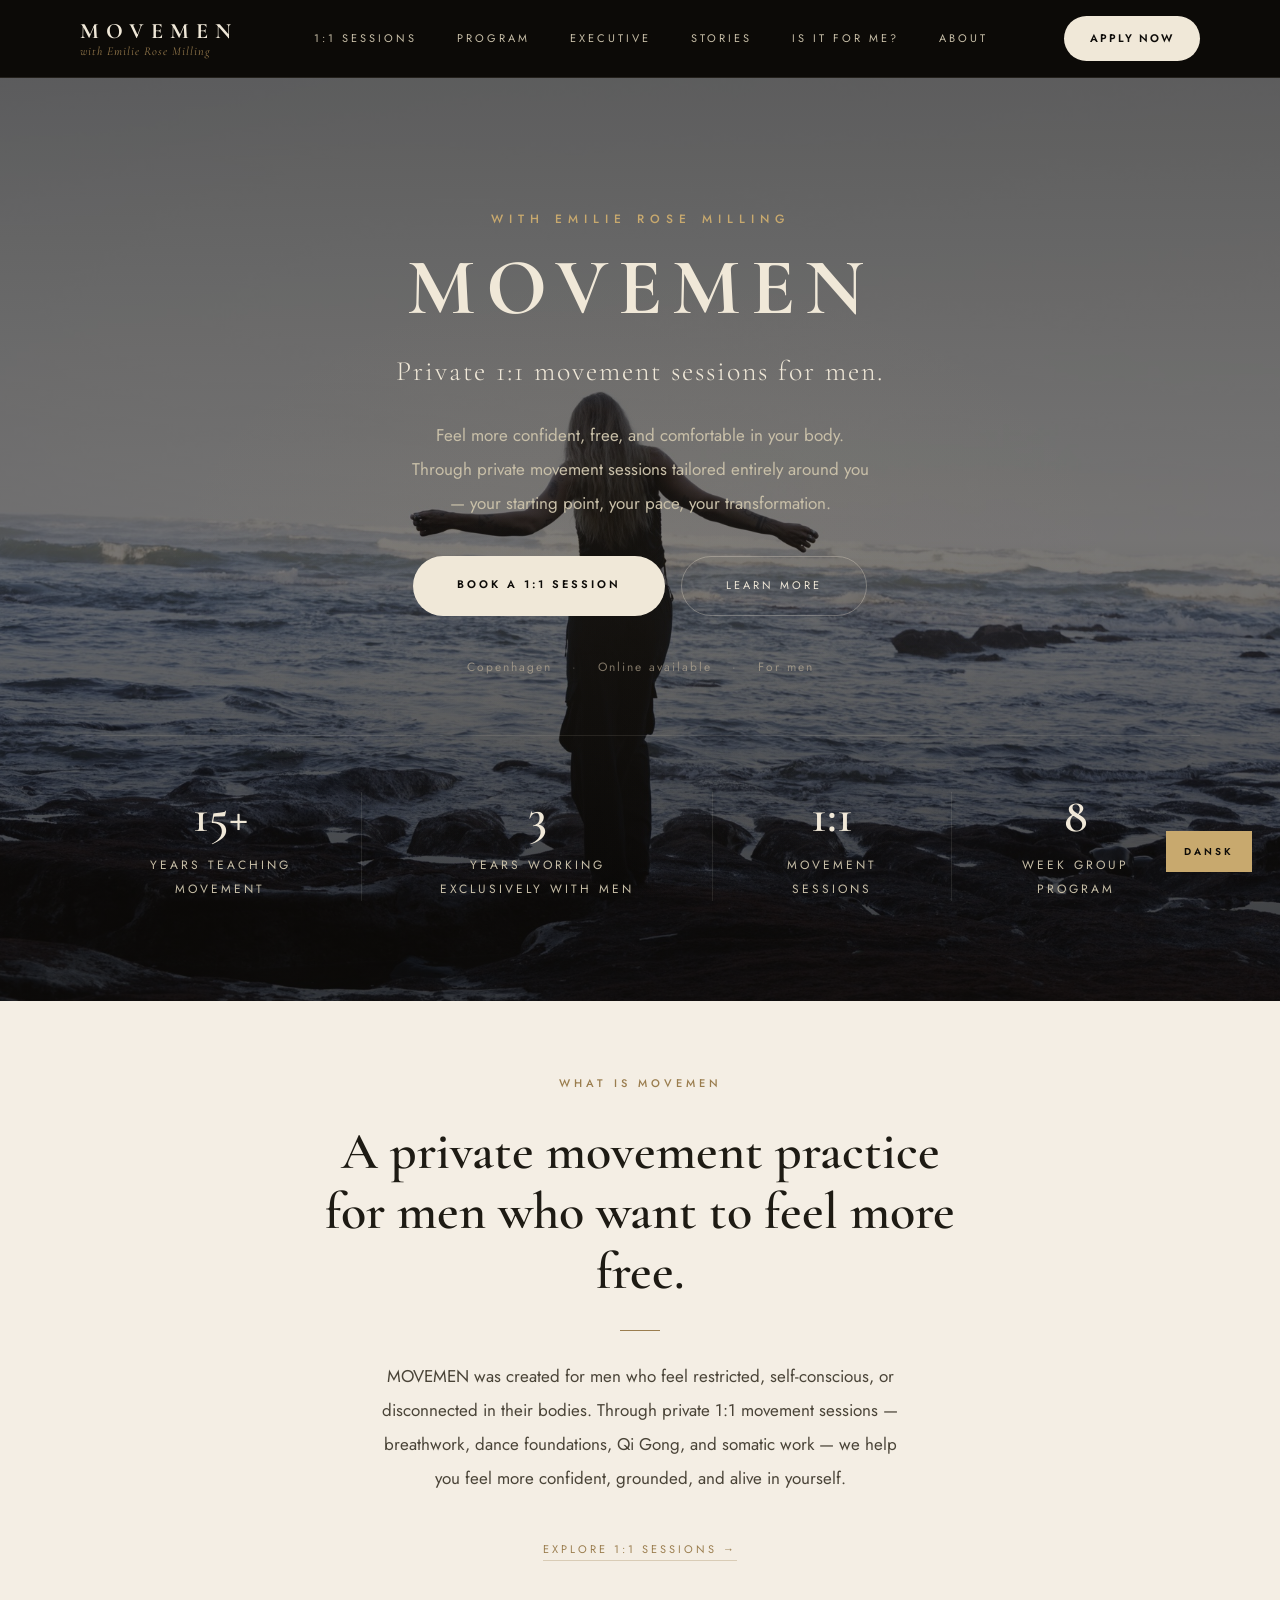
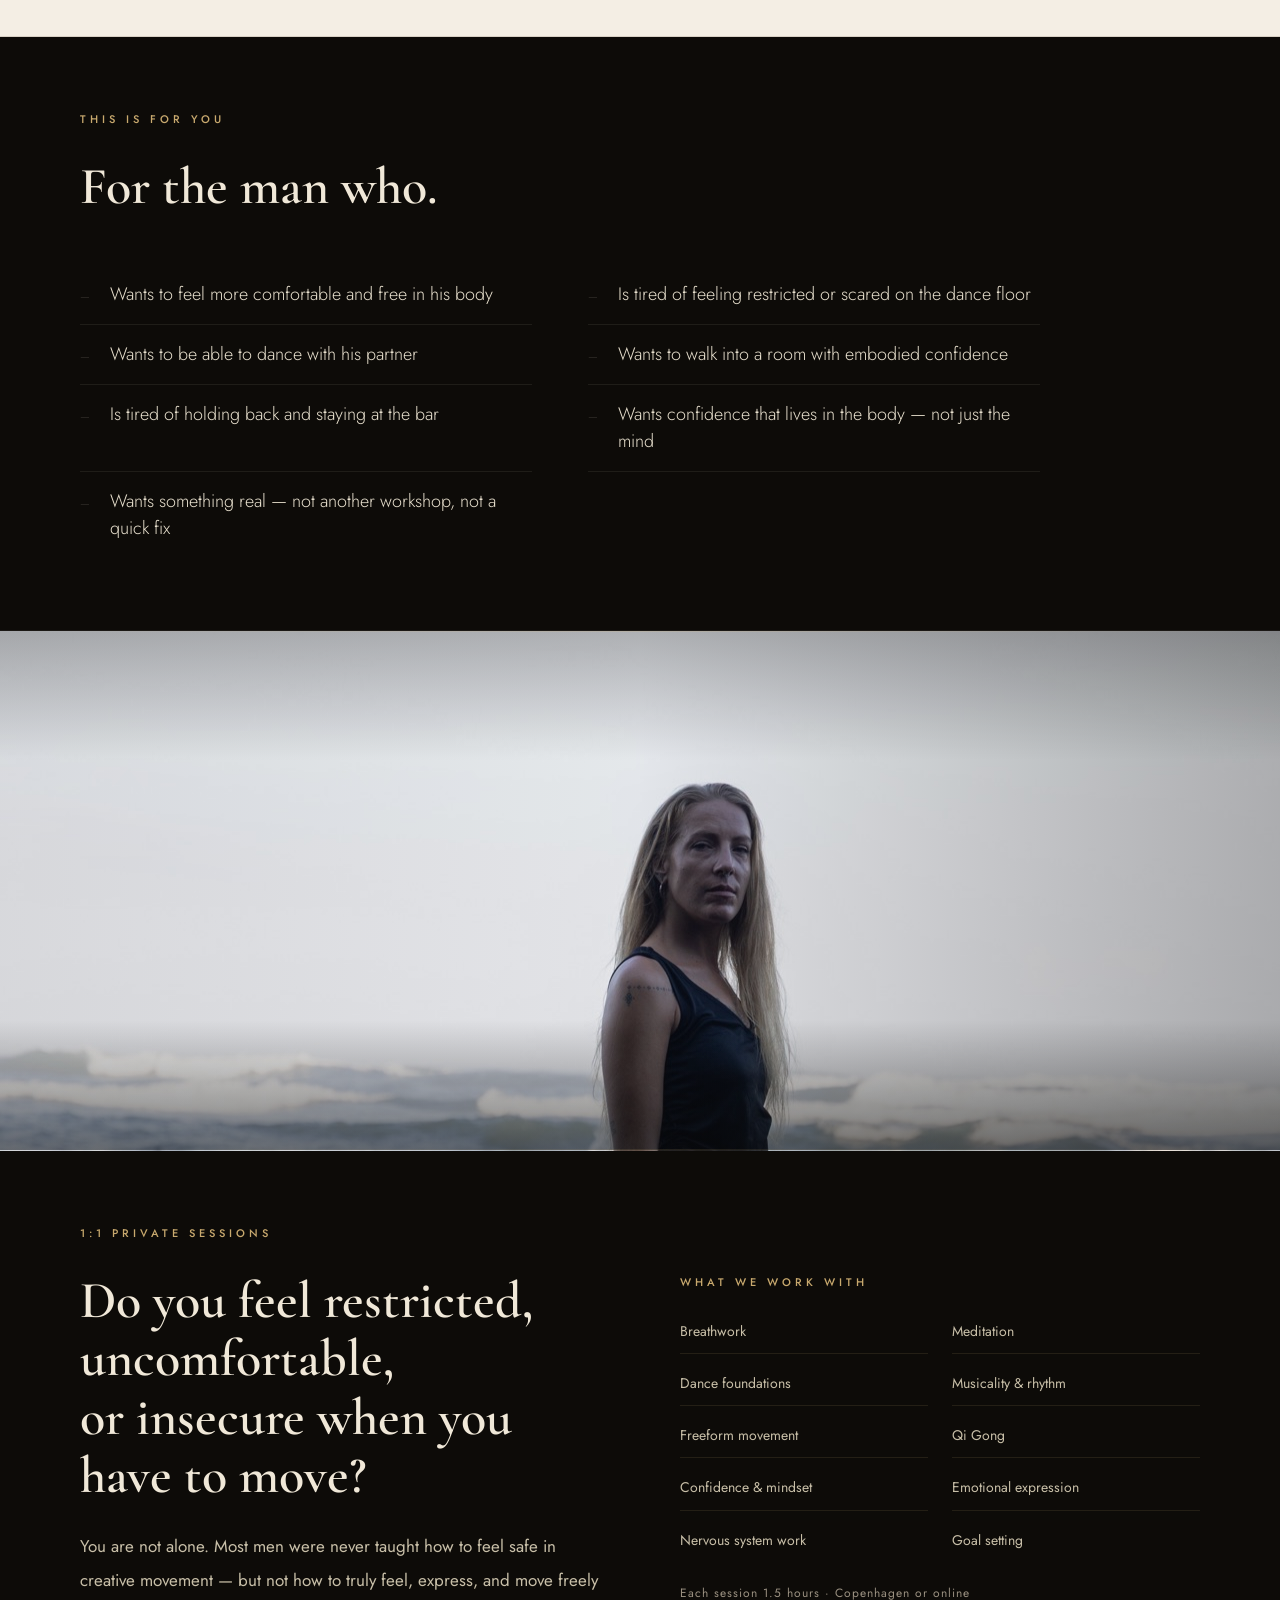
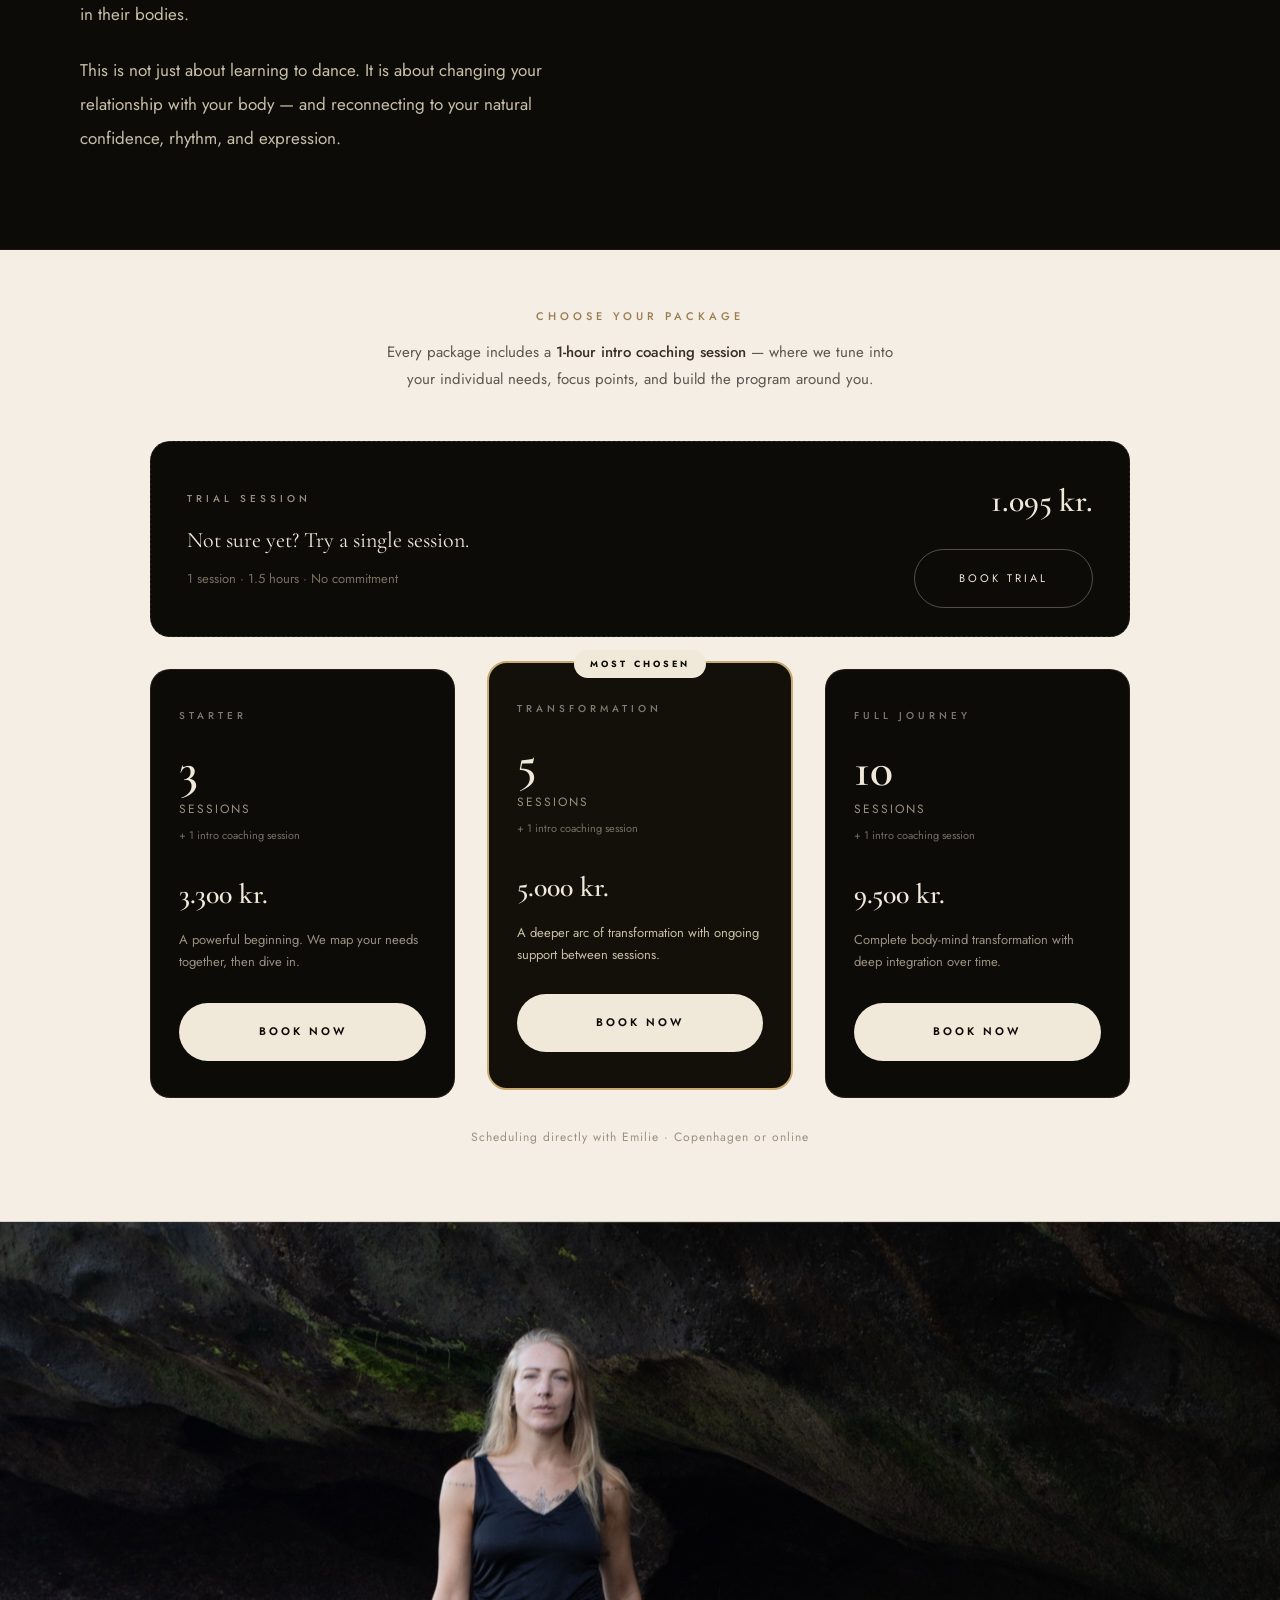
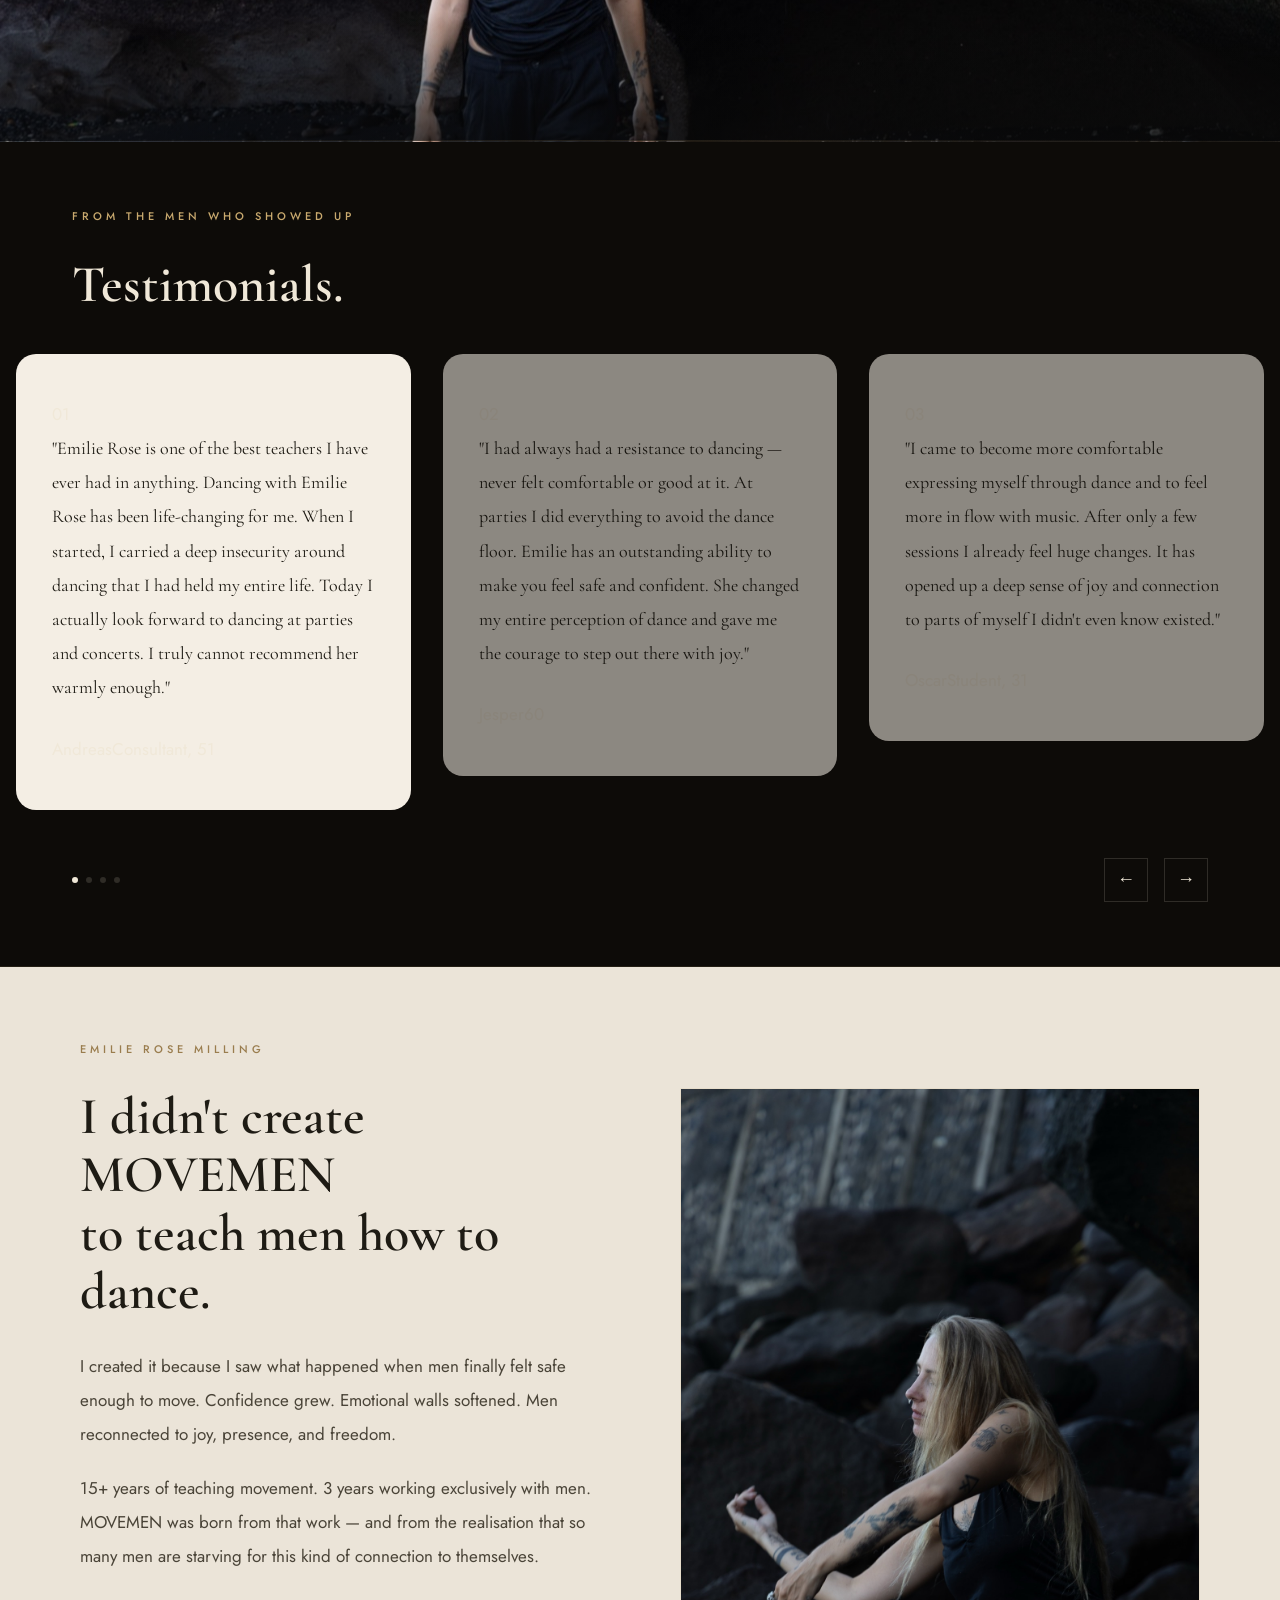
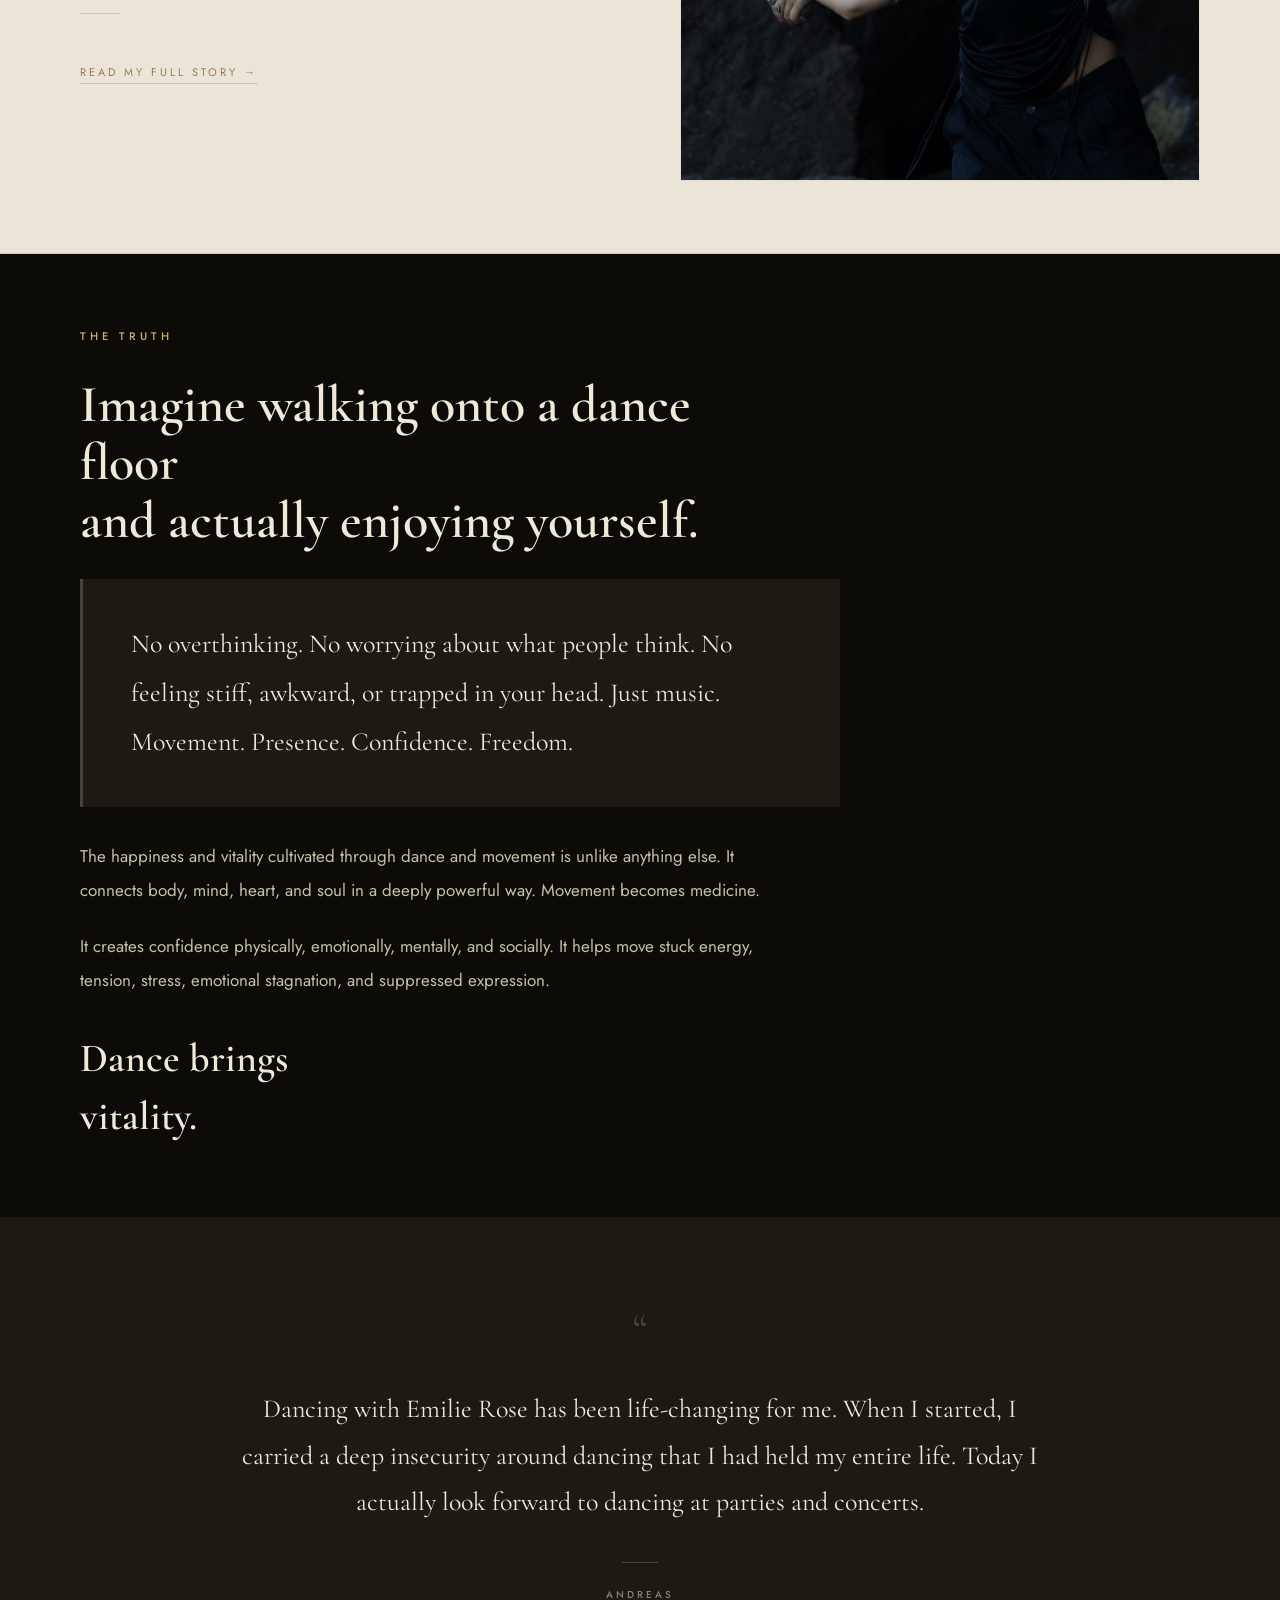
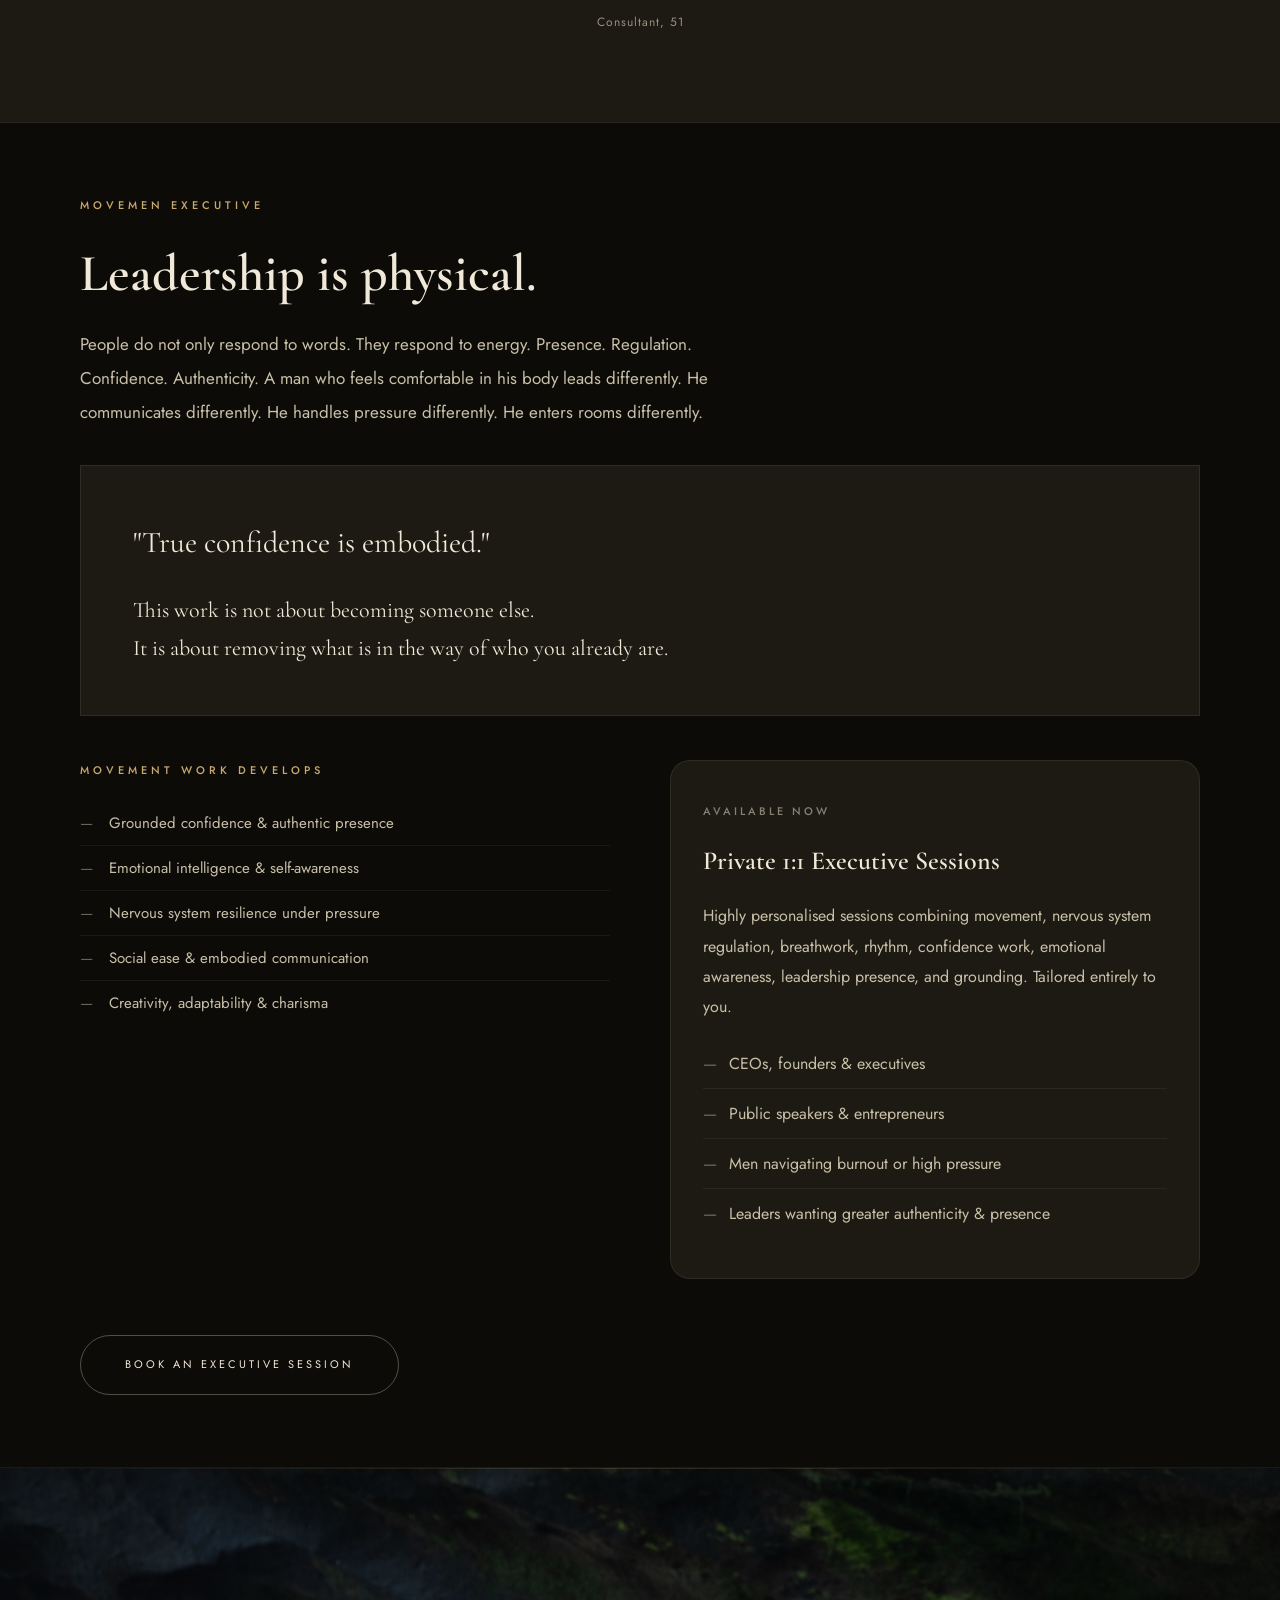
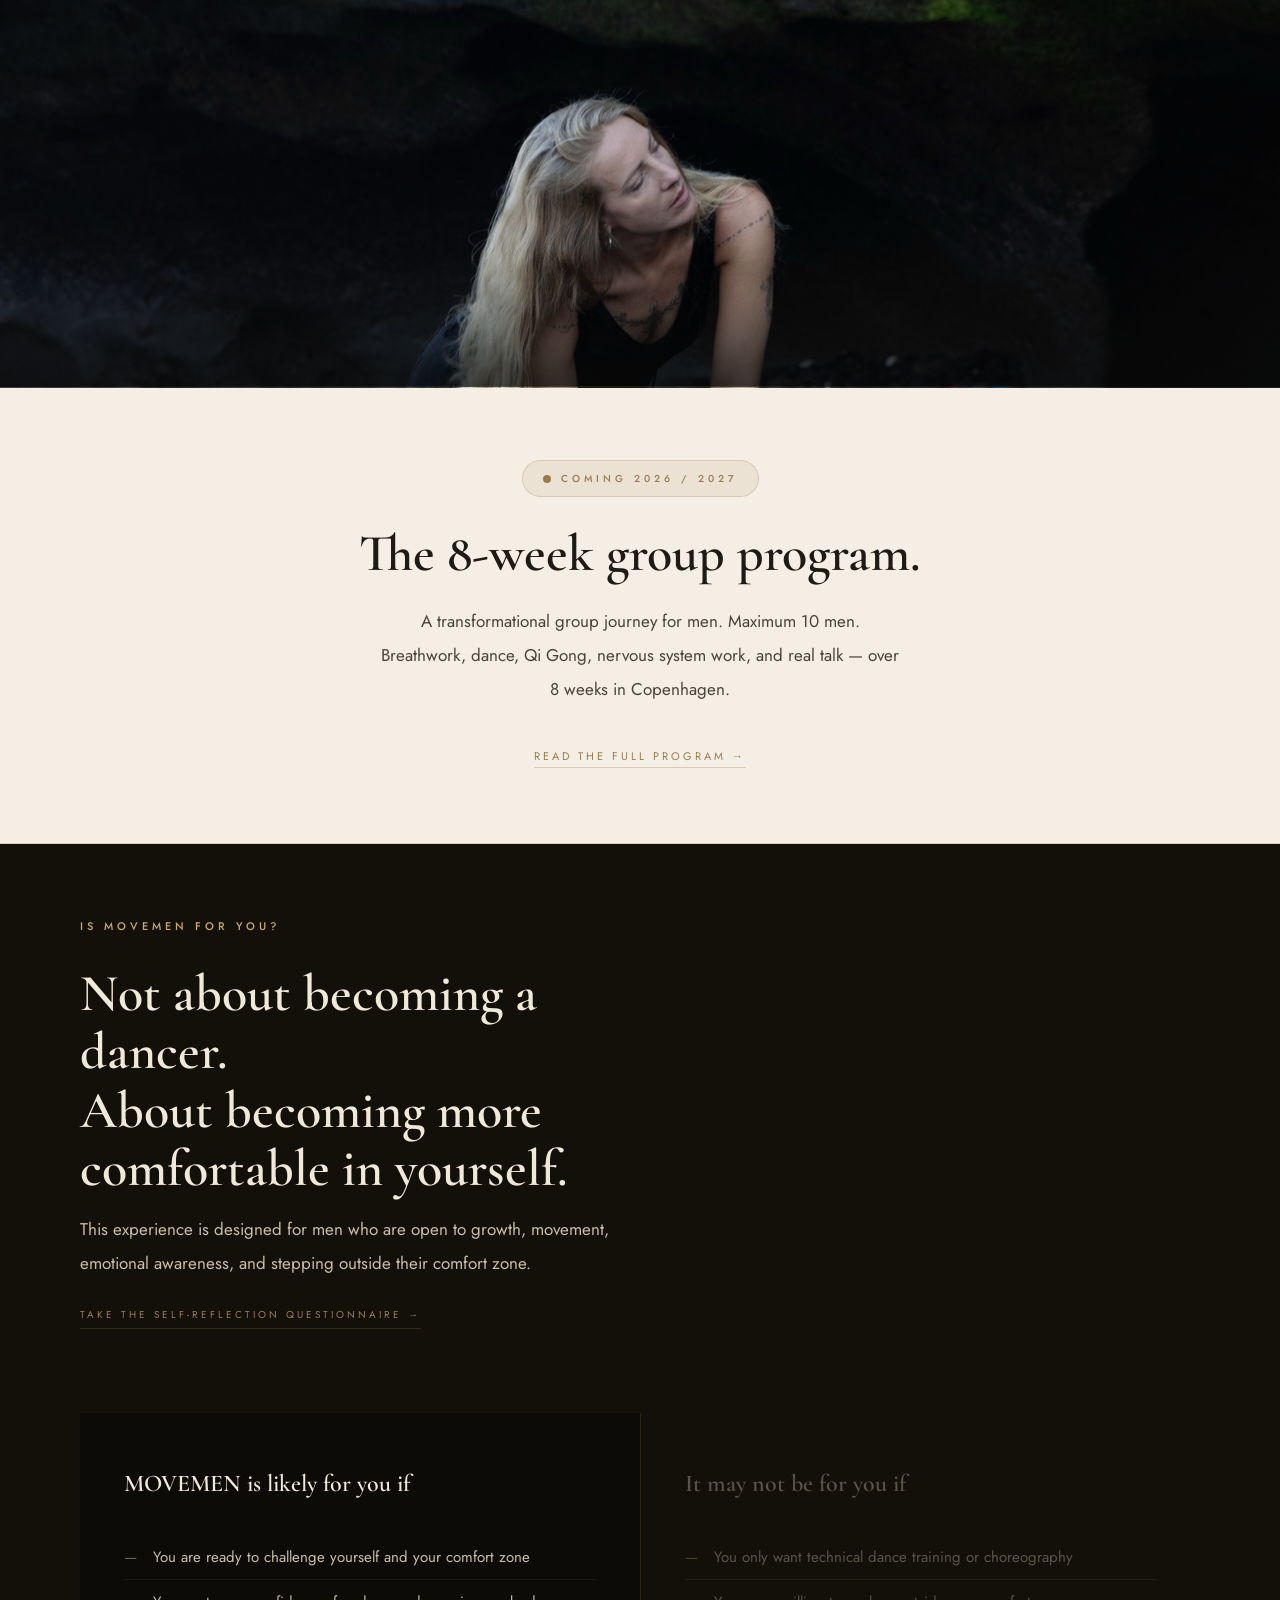
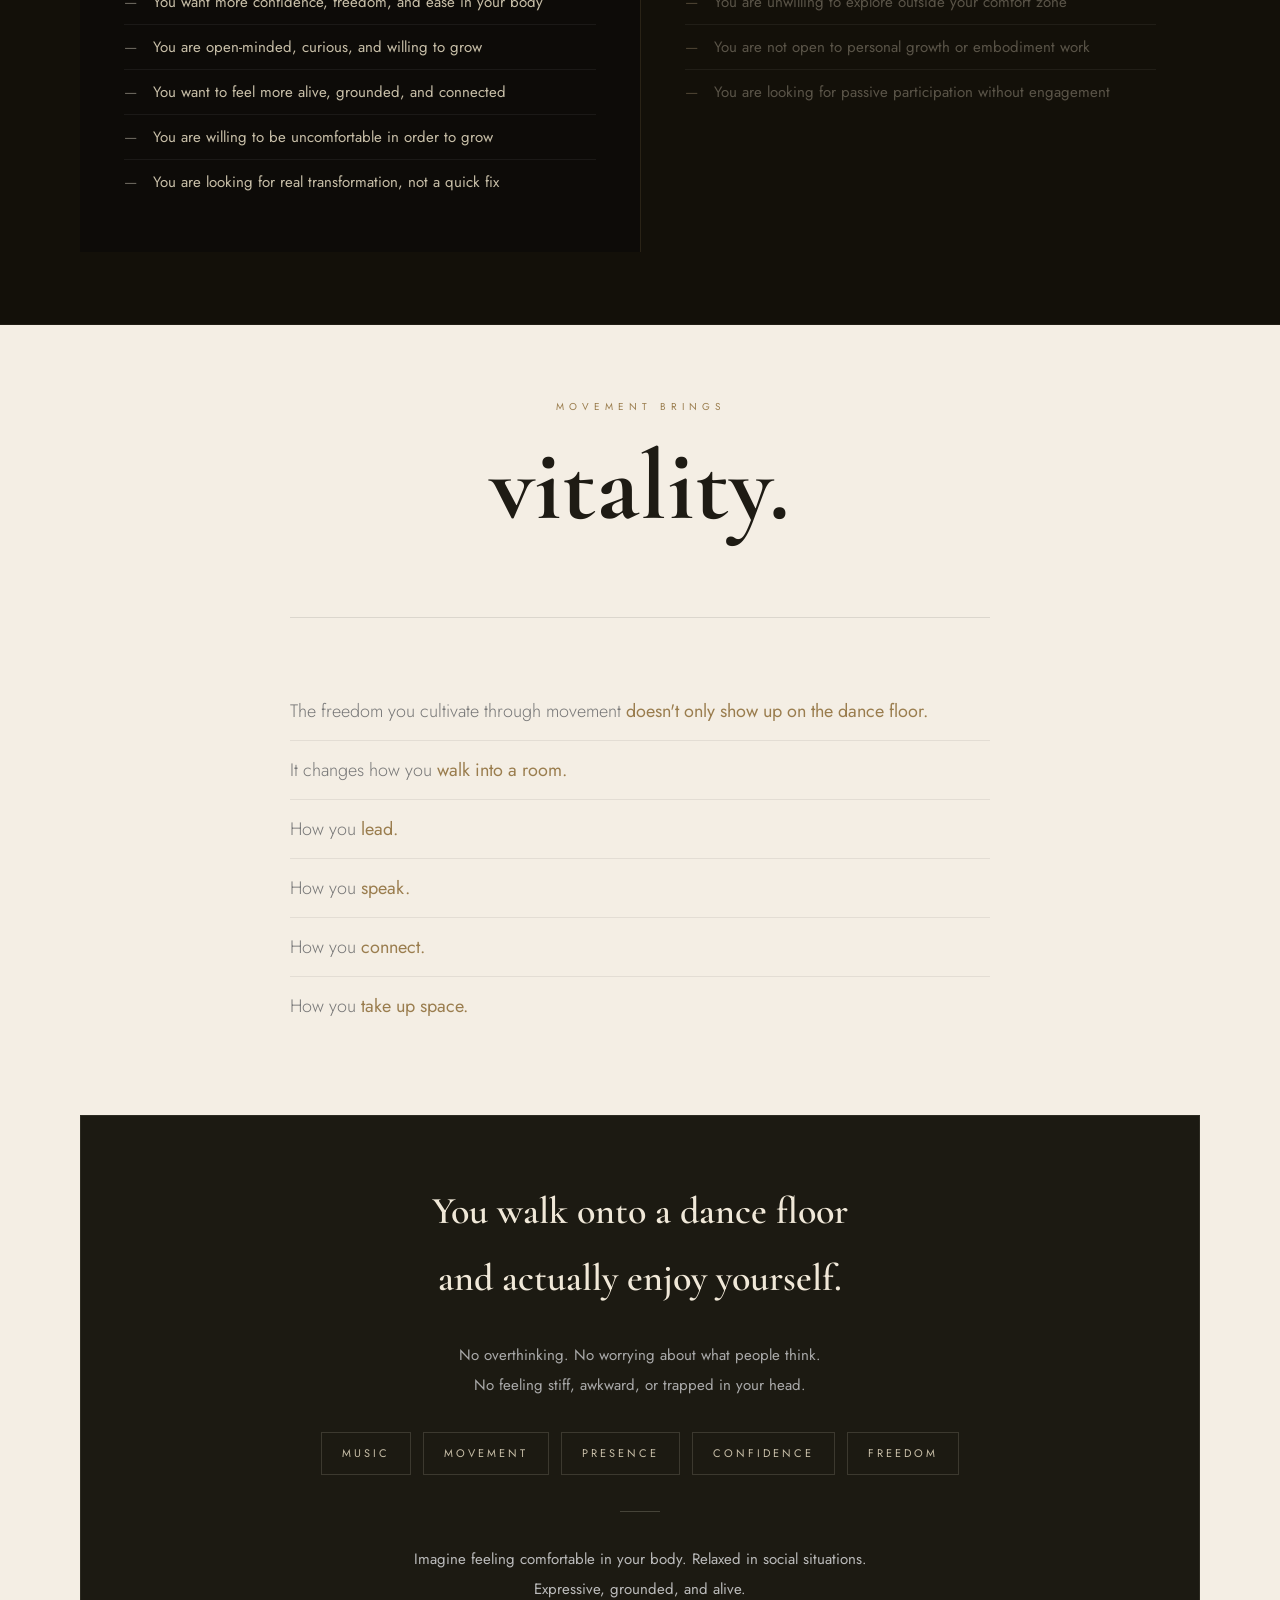
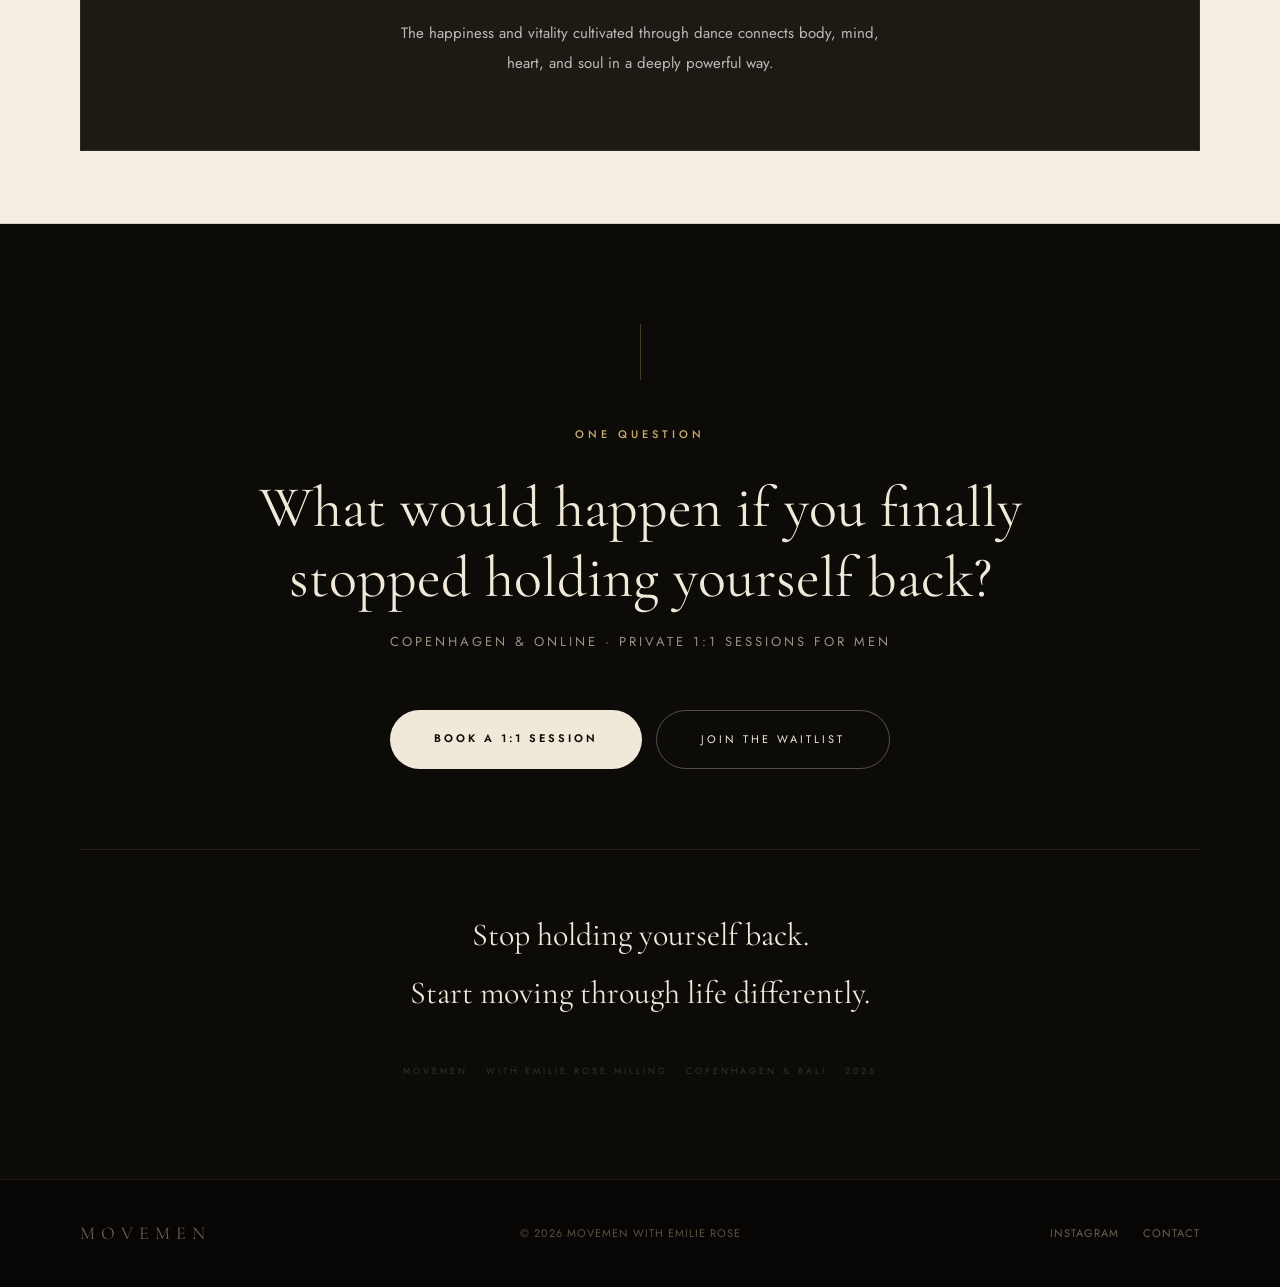
<file: index.html>
<!DOCTYPE html>
<html lang="en">
<head>
<meta charset="UTF-8">
<meta name="viewport" content="width=device-width, initial-scale=1.0">
<title>MOVEMEN — A Movement Journey for Men with Emilie Rose Milling</title>
<meta name="description" content="MOVEMEN is an 8-week transformational movement journey for men. Breathwork, dance, Qi Gong, nervous system work, and real talk. Copenhagen, September & October 2026.">
<meta property="og:title" content="MOVEMEN — A Movement Journey for Men">
<meta property="og:description" content="An 8-week transformational group journey for men. Breathwork, dance, Qi Gong, nervous system work. Copenhagen, September & October 2026. Maximum 10 men.">
<meta property="og:type" content="website">
<meta property="og:url" content="https://movemen.dk">
<meta property="og:image" content="https://movemen.dk/og-image.jpg">
<meta name="twitter:card" content="summary_large_image">
<link rel="icon" href="favicon.svg" type="image/svg+xml">
<link rel="preconnect" href="https://fonts.googleapis.com">
<link rel="preconnect" href="https://fonts.gstatic.com" crossorigin>
<link href="https://fonts.googleapis.com/css2?family=Cormorant+Garamond:ital,wght@0,300;0,400;0,600;0,700;1,300;1,400;1,600&family=Jost:wght@200;300;400;500;600&display=swap" rel="stylesheet">
<link rel="stylesheet" href="css/style.css?v=2">
</head>
<body>
<div class="popup-overlay" id="signupPopup">
  <div class="popup-box">
    <button class="popup-close" onclick="closePopup()">✕</button>
    <div id="signupFormInner">
      <span class="popup-eyebrow">Apply for your spot</span>
      <div class="popup-title">Step into the journey.</div>
      <p class="popup-sub">Maximum 10 men. Copenhagen, September &amp; October 2026.<br>Emilie will be in touch within 48 hours.</p>
      <form id="signupForm">
        <div class="popup-field">
          <label>Full Name</label>
          <input type="text" name="name" placeholder="Your full name" required>
        </div>
        <div class="popup-field">
          <label>Email Address</label>
          <input type="email" name="email" placeholder="your@email.com" required>
        </div>
        <div class="popup-field">
          <label>What are you interested in?</label>
          <select name="service" required>
            <option value="" disabled selected>Select an option</option>
            <option value="8-Week Group Program">8-Week Group Program</option>
            <option value="1:1 Private Sessions">1:1 Private Sessions</option>
            <option value="Executive Sessions">Executive Sessions</option>
            <option value="Not sure yet">Not sure yet</option>
          </select>
        </div>
        <div class="popup-field">
          <label>Any questions? <span style="font-weight:400;opacity:.6">(optional)</span></label>
          <textarea name="questions" placeholder="Anything you'd like to ask or share..." rows="3"></textarea>
        </div>
        <button type="submit" class="btn-g popup-submit">Send my application</button>
      </form>
      <p class="popup-note">Your information is kept private and never shared.</p>
    </div>
    <div class="popup-success" id="signupSuccess">
      <div class="popup-success-icon">✦</div>
      <h3>Application received.</h3>
      <p>Thank you for taking this step.<br>Emilie will reach out to you soon.</p>
    </div>
  </div>
</div>

<a href="da.html" class="lang-switch">Dansk</a>
<!-- ═══════════════════════════════════════════════════════ NAV -->
<nav>
  <div class="nav-brand">
    <div class="nav-logo">MOVEMEN</div>
    <div class="nav-logo-sub">with Emilie Rose Milling</div>
  </div>
  <div class="nav-links">
    <a href="#one-to-one">1:1 Sessions</a>
    <a href="program.html">Program</a>
    <a href="#executive">Executive</a>
    <a href="#stories">Stories</a>
    <a href="quiz.html">Is it for me?</a>
    <a href="about.html">About</a>
  </div>
  <a href="#apply" class="nav-cta">Apply now</a>
  <button class="nav-hamburger" id="navHamburger" aria-label="Open menu" aria-expanded="false">
    <svg width="18" height="18" viewBox="0 0 24 24" fill="none" stroke="currentColor" stroke-width="1.5"><path d="M4 7h16M4 12h16M4 17h16"/></svg>
  </button>
</nav>

<!-- MOBILE NAV -->
<div class="mobile-nav" id="mobileNav">
  <button class="mobile-nav-close" id="mobileNavClose" aria-label="Close menu">
    <svg width="18" height="18" viewBox="0 0 24 24" fill="none" stroke="currentColor" stroke-width="1.5"><path d="M6 6l12 12M18 6L6 18"/></svg>
  </button>
  <a href="#one-to-one">1:1 Sessions</a>
  <a href="program.html">Program</a>
  <a href="#executive">Executive</a>
  <a href="#stories">Stories</a>
  <a href="quiz.html">Is it for me?</a>
  <a href="about.html">About</a>
  <a href="#apply" class="btn-g" style="margin-top:12px">Apply now</a>
</div>

<!-- ═══════════════════════════════════════════════════════ HERO -->
<section class="hero" style="background-image:url(images/hero.jpg);background-size:cover;background-position:center 40%;text-align:center;align-items:center;justify-content:center;">
  <div style="position:relative;z-index:1;width:100%;max-width:700px;">
    <div class="hero-eyebrow" style="margin-bottom:16px;">with Emilie Rose Milling</div>
    <div class="hero-title" style="font-size:80px;margin-bottom:16px;">MOVEMEN</div>
    <div class="hero-sub" style="margin-bottom:20px;">Private 1:1 movement sessions <span class="gold-gradient">for men.</span></div>
    <p class="hero-body" style="margin:0 auto 36px;">
      Feel more confident, free, and comfortable in your body. Through private movement sessions tailored entirely around you — your starting point, your pace, your transformation.
    </p>
    <div class="hero-ctas" style="justify-content:center;">
      <a href="#apply" class="btn-g">Book a 1:1 session</a>
      <a href="#one-to-one" class="btn-o">Learn more</a>
    </div>
    <div style="margin-top:40px;display:flex;align-items:center;justify-content:center;gap:20px;font-size:12px;color:rgba(200,185,160,.6);font-weight:400;letter-spacing:2px;">
      Copenhagen
      <span style="color:rgba(240,232,216,.3)">·</span>
      Online available
      <span style="color:rgba(240,232,216,.3)">·</span>
      For men
    </div>
  </div>
  <div class="hero-stats" style="width:100%;margin-top:56px;">
    <div class="hstat"><div class="hstat-n">15+</div><div class="hstat-l">Years teaching movement</div></div>
    <div class="hstat"><div class="hstat-n">3</div><div class="hstat-l">Years working exclusively with men</div></div>
    <div class="hstat"><div class="hstat-n">1:1</div><div class="hstat-l">Movement sessions</div></div>
    <div class="hstat"><div class="hstat-n">8</div><div class="hstat-l">Week group program</div></div>
  </div>
</section>





<!-- ═══════════════════════════════════════════════════════ WHAT IS MOVEMEN -->
<section class="sec-lt" style="text-align:center;">
  <span class="lbl-dk" style="display:block;text-align:center;">What is MOVEMEN</span>
  <div class="serif-lg-dk" style="max-width:720px;margin:0 auto 28px;line-height:1.15;">
    A private movement practice<br>for men who want to feel more free.
  </div>
  <hr style="width:40px;height:1px;background:var(--gold-dk);border:none;margin:0 auto 28px;">
  <p class="body-dk" style="max-width:520px;margin:0 auto 36px;">MOVEMEN was created for men who feel restricted, self-conscious, or disconnected in their bodies. Through private 1:1 movement sessions — breathwork, dance foundations, Qi Gong, and somatic work — we help you feel more confident, grounded, and alive in yourself.</p>
  <a href="#one-to-one" style="font-size:11px;letter-spacing:3px;color:var(--gold-dk);text-transform:uppercase;border-bottom:1px solid rgba(154,125,78,.3);padding-bottom:3px;text-decoration:none;">Explore 1:1 sessions →</a>
</section>

<!-- ═══════════════════════════════════════════════════════ FOR THE MAN WHO -->
<section class="sec">
  <span class="lbl">This is for you</span>
  <div class="serif-lg" style="max-width:560px;margin-bottom:48px">
    For the man who.
  </div>
  <ul class="man-list" style="display:grid;grid-template-columns:1fr 1fr;gap:0 56px;max-width:960px;">
      <li><span class="man-dash">—</span>Wants to feel more comfortable and free in his body</li>
      <li><span class="man-dash">—</span>Is tired of feeling restricted or scared on the dance floor</li>
      <li><span class="man-dash">—</span>Wants to be able to dance with his partner</li>
      <li><span class="man-dash">—</span>Wants to walk into a room with embodied confidence</li>
      <li><span class="man-dash">—</span>Is tired of holding back and staying at the bar</li>
      <li><span class="man-dash">—</span>Wants confidence that lives in the body — not just the mind</li>
      <li><span class="man-dash">—</span>Wants something real — not another workshop, not a quick fix</li>
  </ul>
</section>

<!-- IMAGE 1 — between This is for you and 8-week program -->
<div style="position:relative;height:520px;overflow:hidden;border-bottom:1px solid rgba(200,169,110,0.15);background-image:url(images/break-1.jpg);background-size:cover;background-position:center 30%;">
  <div style="position:absolute;inset:0;background:linear-gradient(90deg,rgba(8,8,8,0.1) 0%,rgba(8,8,8,0.05) 50%,rgba(8,8,8,0.3) 100%)"></div>
  <div style="position:absolute;inset:0;background:linear-gradient(180deg,rgba(8,8,8,0.25) 0%,transparent 25%,transparent 75%,rgba(8,8,8,0.5) 100%)"></div>
  <div style="position:absolute;top:0;left:0;right:0;height:1px;background:linear-gradient(90deg,transparent,rgba(200,169,110,0.2),transparent)"></div>
  <div style="position:absolute;bottom:0;left:0;right:0;height:1px;background:linear-gradient(90deg,transparent,rgba(200,169,110,0.15),transparent)"></div>
</div>

<!-- ═══════════════════════════════════════════════════════ 8-WEEK PROGRAM -->
<section class="sec" id="one-to-one">
  <span class="lbl">1:1 Private Sessions</span>
  <div class="two-col" style="align-items:start;gap:80px">
    <div>
      <div class="serif-lg" style="margin-bottom:24px">
        Do you feel restricted, uncomfortable,<br>or insecure when you have to move?
      </div>
      <p class="body">You are not alone. Most men were never taught how to feel safe in creative movement — but not how to truly feel, express, and move freely in their bodies.</p>
      <p class="body">This is not just about learning to dance. It is about changing your relationship with your body — and reconnecting to your natural confidence, rhythm, and expression.</p>
    </div>
    <div>
      <span class="lbl" style="margin-bottom:16px">What we work with</span>
      <div style="display:grid;grid-template-columns:1fr 1fr;gap:8px 24px;">
        <div style="font-size:14px;color:#C8BFA8;padding:8px 0;border-bottom:1px solid var(--gold-d);">Breathwork</div>
        <div style="font-size:14px;color:#C8BFA8;padding:8px 0;border-bottom:1px solid var(--gold-d);">Meditation</div>
        <div style="font-size:14px;color:#C8BFA8;padding:8px 0;border-bottom:1px solid var(--gold-d);">Dance foundations</div>
        <div style="font-size:14px;color:#C8BFA8;padding:8px 0;border-bottom:1px solid var(--gold-d);">Musicality & rhythm</div>
        <div style="font-size:14px;color:#C8BFA8;padding:8px 0;border-bottom:1px solid var(--gold-d);">Freeform movement</div>
        <div style="font-size:14px;color:#C8BFA8;padding:8px 0;border-bottom:1px solid var(--gold-d);">Qi Gong</div>
        <div style="font-size:14px;color:#C8BFA8;padding:8px 0;border-bottom:1px solid var(--gold-d);">Confidence & mindset</div>
        <div style="font-size:14px;color:#C8BFA8;padding:8px 0;border-bottom:1px solid var(--gold-d);">Emotional expression</div>
        <div style="font-size:14px;color:#C8BFA8;padding:8px 0;">Nervous system work</div>
        <div style="font-size:14px;color:#C8BFA8;padding:8px 0;">Goal setting</div>
      </div>
      <p style="font-size:12px;color:var(--mid);margin-top:20px;letter-spacing:1px;">Each session 1.5 hours · Copenhagen or online</p>
    </div>
  </div>
</section>

<!-- PACKAGES -->
<section class="sec-lt" style="padding-top:56px;padding-bottom:72px;">
  <div style="text-align:center;margin-bottom:48px;">
    <span class="lbl-dk" style="display:block;text-align:center;margin-bottom:12px;">Choose your package</span>
    <p style="font-size:15px;color:#5C5650;max-width:520px;margin:0 auto;line-height:1.8;">Every package includes a <strong style="color:#3A3028;font-weight:500;">1-hour intro coaching session</strong> — where we tune into your individual needs, focus points, and build the program around you.</p>
  </div>

  <!-- Trial — single session, no coaching -->
  <div style="max-width:980px;margin:0 auto 32px;border:1px dashed rgba(240,232,216,.12);border-radius:20px;padding:28px 36px;background:var(--black);display:flex;align-items:center;justify-content:space-between;gap:32px;flex-wrap:wrap;">
    <div>
      <div style="font-size:10px;letter-spacing:4px;color:var(--mid);text-transform:uppercase;font-weight:500;margin-bottom:10px;">Trial Session</div>
      <div style="font-family:var(--serif);font-size:22px;color:var(--white);font-weight:400;margin-bottom:6px;">Not sure yet? Try a single session.</div>
      <p style="font-size:13px;color:#7A7060;line-height:1.7;margin:0;">1 session · 1.5 hours · No commitment</p>
    </div>
    <div style="text-align:right;flex-shrink:0;">
      <div style="font-family:var(--serif);font-size:32px;color:var(--white);font-weight:600;margin-bottom:16px;">1.095 kr.</div>
      <a href="#apply" class="btn-o">Book trial</a>
    </div>
  </div>

  <!-- 3 main packages -->
  <div style="display:grid;grid-template-columns:repeat(3,1fr);gap:32px;max-width:980px;margin:0 auto;">

    <!-- Starter -->
    <div style="border:1px solid var(--gold-d);border-radius:20px;padding:36px 28px;background:var(--black);display:flex;flex-direction:column;">
      <div style="font-size:10px;letter-spacing:4px;color:rgba(240,232,216,.5);text-transform:uppercase;font-weight:500;margin-bottom:20px;">Starter</div>
      <div style="font-family:var(--serif);font-size:48px;color:var(--white);font-weight:600;line-height:1;">3</div>
      <div style="font-size:12px;color:var(--mid);letter-spacing:2px;text-transform:uppercase;margin-bottom:4px;margin-top:4px;">Sessions</div>
      <div style="font-size:11px;color:rgba(240,232,216,.45);margin-bottom:20px;">+ 1 intro coaching session</div>
      <div style="font-family:var(--serif);font-size:28px;color:var(--white);font-weight:600;margin-bottom:8px;">3.300 kr.</div>
      <p style="font-size:13px;color:#9A9080;line-height:1.7;margin-bottom:0;flex:1;">A powerful beginning. We map your needs together, then dive in.</p>
      <a href="#apply" class="btn-g" style="margin-top:28px;text-align:center;">Book now</a>
    </div>

    <!-- Most chosen -->
    <div style="border:2px solid var(--gold);border-radius:20px;padding:36px 28px;background:var(--black2);display:flex;flex-direction:column;position:relative;transform:translateY(-8px);">
      <div style="position:absolute;top:-13px;left:50%;transform:translateX(-50%);background:var(--white);color:var(--black);font-size:9px;letter-spacing:3px;text-transform:uppercase;font-weight:700;padding:5px 16px;border-radius:9999px;white-space:nowrap;">Most chosen</div>
      <div style="font-size:10px;letter-spacing:4px;color:rgba(240,232,216,.5);text-transform:uppercase;font-weight:500;margin-bottom:20px;">Transformation</div>
      <div style="font-family:var(--serif);font-size:48px;color:var(--white);font-weight:600;line-height:1;">5</div>
      <div style="font-size:12px;color:var(--mid);letter-spacing:2px;text-transform:uppercase;margin-bottom:4px;margin-top:4px;">Sessions</div>
      <div style="font-size:11px;color:rgba(240,232,216,.45);margin-bottom:20px;">+ 1 intro coaching session</div>
      <div style="font-family:var(--serif);font-size:28px;color:var(--white);font-weight:600;margin-bottom:8px;">5.000 kr.</div>
      <p style="font-size:13px;color:#C8BFA8;line-height:1.7;margin-bottom:0;flex:1;">A deeper arc of transformation with ongoing support between sessions.</p>
      <a href="#apply" class="btn-g" style="margin-top:28px;text-align:center;">Book now</a>
    </div>

    <!-- Full Journey -->
    <div style="border:1px solid var(--gold-d);border-radius:20px;padding:36px 28px;background:var(--black);display:flex;flex-direction:column;">
      <div style="font-size:10px;letter-spacing:4px;color:rgba(240,232,216,.5);text-transform:uppercase;font-weight:500;margin-bottom:20px;">Full Journey</div>
      <div style="font-family:var(--serif);font-size:48px;color:var(--white);font-weight:600;line-height:1;">10</div>
      <div style="font-size:12px;color:var(--mid);letter-spacing:2px;text-transform:uppercase;margin-bottom:4px;margin-top:4px;">Sessions</div>
      <div style="font-size:11px;color:rgba(240,232,216,.45);margin-bottom:20px;">+ 1 intro coaching session</div>
      <div style="font-family:var(--serif);font-size:28px;color:var(--white);font-weight:600;margin-bottom:8px;">9.500 kr.</div>
      <p style="font-size:13px;color:#9A9080;line-height:1.7;margin-bottom:0;flex:1;">Complete body-mind transformation with deep integration over time.</p>
      <a href="#apply" class="btn-g" style="margin-top:28px;text-align:center;">Book now</a>
    </div>

  </div>
  <p style="text-align:center;font-size:12px;color:var(--mid);margin-top:28px;letter-spacing:1px;">Scheduling directly with Emilie · Copenhagen or online</p>
</section>


<!-- IMAGE 2 — Emilie at the barre, focused -->
<div style="position:relative;height:520px;overflow:hidden;border-bottom:1px solid rgba(200,169,110,0.12);background-image:url(images/break-3.jpg);background-size:cover;background-position:center 55%;">
  
  <div style="position:absolute;inset:0;background:linear-gradient(90deg,rgba(8,8,8,0.1) 0%,rgba(8,8,8,0.05) 40%,rgba(8,8,8,0.5) 100%)"></div>
  <div style="position:absolute;inset:0;background:linear-gradient(180deg,rgba(8,8,8,0.35) 0%,transparent 25%,transparent 75%,rgba(8,8,8,0.7) 100%)"></div>
  <div style="position:absolute;top:0;left:0;right:0;height:1px;background:linear-gradient(90deg,transparent,rgba(200,169,110,0.2),transparent)"></div>
  <div style="position:absolute;bottom:0;left:0;right:0;height:1px;background:linear-gradient(90deg,transparent,rgba(200,169,110,0.15),transparent)"></div>
</div>


<!-- ═══════════════════════════════════════════════════════ TESTIMONIALS -->
<section id="stories" style="padding:64px 0;background:var(--black);border-bottom:1px solid var(--gold-d);overflow:hidden">
  <div style="padding:0 72px;margin-bottom:40px">
    <span class="lbl">From the men who showed up</span>
    <div class="serif-lg" style="max-width:460px">
      Testimonials.
    </div>
  </div>

  <!-- CAROUSEL TRACK -->
  <div class="t-carousel-outer">
    <div class="t-track" id="tTrack">
      <div class="t-slide">
        <div class="t-slide-inner">
          <div class="t-num">01</div>
          <p class="t-text">"Emilie Rose is one of the best teachers I have ever had in anything. Dancing with Emilie Rose has been life-changing for me. When I started, I carried a deep insecurity around dancing that I had held my entire life. Today I actually look forward to dancing at parties and concerts. I truly cannot recommend her warmly enough."</p>
          <div class="t-author">Andreas<span>Consultant, 51</span></div>
        </div>
      </div>
      <div class="t-slide">
        <div class="t-slide-inner">
          <div class="t-num">02</div>
          <p class="t-text">"I had always had a resistance to dancing — never felt comfortable or good at it. At parties I did everything to avoid the dance floor. Emilie has an outstanding ability to make you feel safe and confident. She changed my entire perception of dance and gave me the courage to step out there with joy."</p>
          <div class="t-author">Jesper<span>60</span></div>
        </div>
      </div>
      <div class="t-slide">
        <div class="t-slide-inner">
          <div class="t-num">03</div>
          <p class="t-text">"I came to become more comfortable expressing myself through dance and to feel more in flow with music. After only a few sessions I already feel huge changes. It has opened up a deep sense of joy and connection to parts of myself I didn't even know existed."</p>
          <div class="t-author">Oscar<span>Student, 31</span></div>
        </div>
      </div>
      <div class="t-slide">
        <div class="t-slide-inner">
          <div class="t-num">04</div>
          <p class="t-text">"Emilie communicates dance in a way that makes it feel accessible and safe for those of us who are completely new to it. You gain a new skill while getting into shape and smiling so much your cheeks hurt. 10/10."</p>
          <div class="t-author">Thomas<span>Psychologist, 46</span></div>
        </div>
      </div>
      <div class="t-slide">
        <div class="t-slide-inner">
          <div class="t-num">05</div>
          <p class="t-text">"Not only is she incredibly skilled professionally — she also brings contagious joy, energy, and presence that makes dance feel playful and alive. Six stars from me."</p>
          <div class="t-author">Lars Bo<span>58</span></div>
        </div>
      </div>
      <div class="t-slide">
        <div class="t-slide-inner">
          <div class="t-num">06</div>
          <p class="t-text">"An incredibly authentic teacher with a deep understanding of how to meet students where they are and adapt to their level. Amazing energy. Total uplift."</p>
          <div class="t-author">Steven<span>48</span></div>
        </div>
      </div>
    </div>
  </div>

  <!-- CONTROLS -->
  <div style="padding:0 72px;display:flex;align-items:center;justify-content:space-between;margin-top:48px">
    <div style="display:flex;gap:8px" id="tDots"></div>
    <div style="display:flex;gap:16px">
      <button class="t-btn" id="tPrev" onclick="tMove(-1)">&#8592;</button>
      <button class="t-btn" id="tNext" onclick="tMove(1)">&#8594;</button>
    </div>
  </div>
</section>


<!-- ═══════════════════════════════════════════════════════ ABOUT -->
<section class="sec-lt2" id="about">
  <span class="lbl-dk">Emilie Rose Milling</span>
  <div class="two-col">
    <div>
      <div class="serif-lg-dk" style="margin-bottom:28px">
        I didn't create MOVEMEN<br>to teach men how to dance.
      </div>
      <p class="body-dk">I created it because I saw what happened when men finally felt safe enough to move. Confidence grew. Emotional walls softened. Men reconnected to joy, presence, and freedom.</p>
      <p class="body-dk">15+ years of teaching movement. 3 years working exclusively with men. MOVEMEN was born from that work — and from the realisation that so many men are starving for this kind of connection to themselves.</p>
      <span class="gl-dk"></span>
      <a href="about.html" style="font-size:11px;letter-spacing:3px;color:var(--gold-dk);text-transform:uppercase;border-bottom:1px solid rgba(154,125,78,.3);padding-bottom:3px;">Read my full story →</a>
    </div>
    <div>
      <div class="photo" style="padding:0;overflow:hidden;background:none;">
        <img src="images/about.jpg" alt="Emilie Rose" style="width:100%;height:100%;object-fit:cover;object-position:center top;display:block;">
      </div>
    </div>
  </div>
</section>


<!-- ═══════════════════════════════════════════════════════ EXECUTIVE -->
<section class="sec">
  <span class="lbl">The truth</span>
  <div class="serif-lg" style="max-width:640px;margin-bottom:28px">
    Imagine walking onto a dance floor<br>and actually enjoying yourself.
  </div>
  <div class="qblock" style="max-width:760px;margin-bottom:32px">
    <p>No overthinking. No worrying about what people think. No feeling stiff, awkward, or trapped in your head. Just music. Movement. Presence. Confidence. Freedom.</p>
  </div>
  <p class="body" style="max-width:680px">The happiness and vitality cultivated through dance and movement is unlike anything else. It connects body, mind, heart, and soul in a deeply powerful way. Movement becomes medicine.</p>
  <p class="body" style="max-width:680px">It creates confidence physically, emotionally, mentally, and socially. It helps move stuck energy, tension, stress, emotional stagnation, and suppressed expression.</p>
  <div class="truth-alive" style="margin-top:32px">Dance brings<br><span>vitality.</span></div>
</section>


<!-- Andreas quote — featured -->
<div style="background:var(--black3);padding:88px 72px;text-align:center;border-bottom:1px solid rgba(240,232,216,.06)">
  <div style="max-width:800px;margin:0 auto">
    <div style="font-size:48px;color:rgba(240,232,216,.2);font-family:var(--serif);line-height:1;margin-bottom:32px;font-weight:300">&ldquo;</div>
    <p style="font-family:var(--serif);font-size:26px;color:var(--white);line-height:1.8;font-weight:400;margin-bottom:36px">
      Dancing with Emilie Rose has been life-changing for me. When I started, I carried a deep insecurity around dancing that I had held my entire life. Today I actually look forward to dancing at parties and concerts.
    </p>
    <div style="width:36px;height:1px;background:rgba(240,232,216,.2);margin:0 auto 22px"></div>
    <div style="font-size:10px;letter-spacing:3px;color:rgba(240,232,216,.5);text-transform:uppercase;font-weight:500">Andreas</div>
    <div style="font-size:12px;color:var(--mid);margin-top:6px;letter-spacing:1px">Consultant, 51</div>
  </div>
</div>


<!-- ═══════════════════════════════════════════════════════ EXECUTIVE -->
<section class="sec" id="executive">
  <span class="lbl">MOVEMEN Executive</span>
  <div class="serif-lg" style="max-width:580px;margin-bottom:24px">
    Leadership is physical.
  </div>
  <p class="body" style="max-width:660px">People do not only respond to words. They respond to energy. Presence. Regulation. Confidence. Authenticity. A man who feels comfortable in his body leads differently. He communicates differently. He handles pressure differently. He enters rooms differently.</p>
  <div class="exec-phil" style="margin-bottom:44px;">
    <div class="ep-q" style="color:var(--white);">"True confidence is embodied."</div>
    <div class="ep-close">This work is not about becoming someone else.<br>It is about removing what is in the way of who you already are.</div>
  </div>
  <div class="two-col" style="margin-top:0;gap:60px">
    <div>
      <span class="lbl" style="margin-bottom:20px">Movement work develops</span>
      <ul class="cl">
        <li><span class="dash">—</span>Grounded confidence & authentic presence</li>
        <li><span class="dash">—</span>Emotional intelligence & self-awareness</li>
        <li><span class="dash">—</span>Nervous system resilience under pressure</li>
        <li><span class="dash">—</span>Social ease & embodied communication</li>
        <li><span class="dash">—</span>Creativity, adaptability & charisma</li>
      </ul>
    </div>
    <div>
      <div class="exec-card" style="margin-bottom:16px">
        <span class="ec-tag">Available now</span>
        <div class="ec-t">Private 1:1 Executive Sessions</div>
        <div class="ec-b">Highly personalised sessions combining movement, nervous system regulation, breathwork, rhythm, confidence work, emotional awareness, leadership presence, and grounding. Tailored entirely to you.</div>
        <ul class="ec-list" style="margin-top:16px">
          <li><span class="dash">—</span>CEOs, founders & executives</li>
          <li><span class="dash">—</span>Public speakers & entrepreneurs</li>
          <li><span class="dash">—</span>Men navigating burnout or high pressure</li>
          <li><span class="dash">—</span>Leaders wanting greater authenticity & presence</li>
        </ul>
      </div>
    </div>
  </div>
  <div style="margin-top:40px"><a href="#apply" class="btn-o">Book an executive session</a></div>
</section>


<!-- ═══════════════════════════════════════════════════════ IS IT FOR YOU -->
<div style="position:relative;height:520px;overflow:hidden;border-bottom:1px solid rgba(200,169,110,0.12);background-image:url(images/break-2.jpg);background-size:cover;background-position:center 40%;">
  
  <div style="position:absolute;inset:0;background:linear-gradient(90deg,rgba(8,8,8,0.4) 0%,rgba(8,8,8,0.1) 40%,rgba(8,8,8,0.1) 70%,rgba(8,8,8,0.4) 100%)"></div>
  <div style="position:absolute;inset:0;background:linear-gradient(180deg,rgba(8,8,8,0.4) 0%,transparent 20%,transparent 75%,rgba(8,8,8,0.7) 100%)"></div>
  <div style="position:absolute;top:0;left:0;right:0;height:1px;background:linear-gradient(90deg,transparent,rgba(200,169,110,0.2),transparent)"></div>
  <div style="position:absolute;bottom:0;left:0;right:0;height:1px;background:linear-gradient(90deg,transparent,rgba(200,169,110,0.15),transparent)"></div>
</div>

<!-- ═══════════════════════════════════════════════════════ 8-WEEK PROGRAM TEASER -->
<section class="sec-lt" id="program" style="text-align:center;">
  <div style="display:inline-flex;align-items:center;gap:10px;background:rgba(154,125,78,.1);border:1px solid rgba(154,125,78,.25);border-radius:9999px;padding:8px 20px;margin-bottom:28px;">
    <span style="display:inline-block;width:8px;height:8px;border-radius:50%;background:var(--gold-dk);"></span>
    <span style="font-size:10px;letter-spacing:4px;text-transform:uppercase;color:var(--gold-dk);font-weight:500;">Coming 2026 / 2027</span>
  </div>
  <div class="serif-lg-dk" style="max-width:600px;margin:0 auto 20px;">
    The 8-week group program.
  </div>
  <p class="body-dk" style="max-width:520px;margin:0 auto 32px;">A transformational group journey for men. Maximum 10 men. Breathwork, dance, Qi Gong, nervous system work, and real talk — over 8 weeks in Copenhagen.</p>
  <a href="program.html" style="font-size:11px;letter-spacing:3px;color:var(--gold-dk);text-transform:uppercase;border-bottom:1px solid rgba(154,125,78,.3);padding-bottom:3px;text-decoration:none;">Read the full program →</a>
</section>


<!-- ═══════════════════════════════════════════════════════ THE TRUTH -->
<section class="sec-off">
  <span class="lbl">Is MOVEMEN for you?</span>
  <div class="serif-lg" style="max-width:540px;margin-bottom:14px">
    Not about becoming a dancer.<br>About becoming more comfortable in yourself.
  </div>
  <p class="body" style="max-width:580px;margin-bottom:16px">This experience is designed for men who are open to growth, movement, emotional awareness, and stepping outside their comfort zone.</p>
  <a href="quiz.html" style="display:inline-block;margin-bottom:48px;font-size:10px;letter-spacing:3px;color:var(--gold-dk);text-transform:uppercase;border-bottom:1px solid rgba(154,125,78,.25);padding-bottom:3px;text-decoration:none;">Take the self-reflection questionnaire →</a>
  <div class="rfy-grid">
    <div class="rfy-y">
      <h3>MOVEMEN is likely for you if</h3>
      <ul class="cl">
        <li><span class="dash">—</span>You are ready to challenge yourself and your comfort zone</li>
        <li><span class="dash">—</span>You want more confidence, freedom, and ease in your body</li>
        <li><span class="dash">—</span>You are open-minded, curious, and willing to grow</li>
        <li><span class="dash">—</span>You want to feel more alive, grounded, and connected</li>
        <li><span class="dash">—</span>You are willing to be uncomfortable in order to grow</li>
        <li><span class="dash">—</span>You are looking for real transformation, not a quick fix</li>
      </ul>
    </div>
    <div class="rfy-n">
      <h3>It may not be for you if</h3>
      <ul class="cl cl-faded">
        <li><span class="dash">—</span>You only want technical dance training or choreography</li>
        <li><span class="dash">—</span>You are unwilling to explore outside your comfort zone</li>
        <li><span class="dash">—</span>You are not open to personal growth or embodiment work</li>
        <li><span class="dash">—</span>You are looking for passive participation without engagement</li>
      </ul>
    </div>
  </div>
</section>

<section class="sec-lt">

  <!-- VITALITY HEADLINE -->
  <div style="text-align:center;margin-bottom:80px">
    <span style="font-size:10px;letter-spacing:5px;color:var(--gold-dk);text-transform:uppercase;display:block;margin-bottom:20px;font-weight:400">Movement brings</span>
    <div style="font-family:var(--serif);font-size:100px;color:var(--dark);line-height:1;font-weight:700;letter-spacing:1px">vitality.</div>
  </div>

  <!-- FREEDOM LINES — centered, spacious -->
  <div style="max-width:700px;margin:0 auto;border-top:1px solid rgba(0,0,0,.1);padding-top:64px">
    <div style="font-size:18px;color:#777;line-height:1;padding:20px 0;border-bottom:1px solid rgba(0,0,0,.07);font-weight:300">The freedom you cultivate through movement <strong style="color:var(--gold-dk);font-weight:400">doesn't only show up on the dance floor.</strong></div>
    <div style="font-size:18px;color:#777;line-height:1;padding:20px 0;border-bottom:1px solid rgba(0,0,0,.07);font-weight:300">It changes how you <strong style="color:var(--gold-dk);font-weight:400">walk into a room.</strong></div>
    <div style="font-size:18px;color:#777;line-height:1;padding:20px 0;border-bottom:1px solid rgba(0,0,0,.07);font-weight:300">How you <strong style="color:var(--gold-dk);font-weight:400">lead.</strong></div>
    <div style="font-size:18px;color:#777;line-height:1;padding:20px 0;border-bottom:1px solid rgba(0,0,0,.07);font-weight:300">How you <strong style="color:var(--gold-dk);font-weight:400">speak.</strong></div>
    <div style="font-size:18px;color:#777;line-height:1;padding:20px 0;border-bottom:1px solid rgba(0,0,0,.07);font-weight:300">How you <strong style="color:var(--gold-dk);font-weight:400">connect.</strong></div>
    <div style="font-size:18px;color:#777;line-height:1;padding:20px 0;font-weight:300">How you <strong style="color:var(--gold-dk);font-weight:400">take up space.</strong></div>
  </div>

  <!-- IMAGINE BOX -->
  <div class="imagine-box" style="margin-top:80px">
    <div style="font-family:var(--serif);font-size:38px;font-weight:600;line-height:1.25;color:var(--white);margin-bottom:6px">
      You walk onto a dance floor
    </div>
    <div style="font-family:var(--serif);font-size:38px;font-weight:600;color:var(--white)">
      and actually enjoy yourself.
    </div>
    <p style="font-size:15px;color:#aaa;max-width:480px;margin:24px auto 0;line-height:2">
      No overthinking. No worrying about what people think.<br>No feeling stiff, awkward, or trapped in your head.
    </p>
    <div class="imagine-pills">
      <span class="pill">Music</span>
      <span class="pill">Movement</span>
      <span class="pill">Presence</span>
      <span class="pill">Confidence</span>
      <span class="pill">Freedom</span>
    </div>
    <div class="gl-c" style="margin-top:36px"></div>
    <p style="font-size:15px;color:#bbb;max-width:480px;margin:0 auto 14px;line-height:2">
      Imagine feeling comfortable in your body. Relaxed in social situations. Expressive, grounded, and alive.
    </p>
    <p style="font-size:15px;color:#bbb;max-width:480px;margin:0 auto;line-height:2">
      The happiness and vitality cultivated through dance connects body, mind, heart, and soul in a deeply powerful way.
    </p>

  </div>

</section>

<!-- ═══════════════════════════════════════════════════════ FINAL CTA -->
<section class="final" id="apply">
  <div class="final-rule"></div>
  <span class="lbl" style="text-align:center;display:block;margin-bottom:28px">One question</span>
  <div class="final-h">What would happen if you finally<br>stopped holding yourself back?</div>
  <p class="final-sub">Copenhagen & Online · Private 1:1 sessions for men</p>
  <div style="display:flex;gap:14px;justify-content:center;flex-wrap:wrap">
    <a href="#apply" class="btn-g">Book a 1:1 session</a>
    <a href="#" class="btn-o" onclick="openWaitlist(event)">Join the waitlist</a>
  </div>
  <div class="final-close">
    <p>Stop holding yourself back.<br>Start moving through life differently.</p>
  </div>
  <div style="margin-top:40px;font-size:9px;color:#333;letter-spacing:3px;text-transform:uppercase">
    MOVEMEN · with Emilie Rose Milling · Copenhagen & Bali · 2026
  </div>
</section>

<!-- ═══════════════════════════════════════════════════════ WAITLIST POPUP -->
<div class="popup-overlay" id="waitlistPopup">
  <div class="popup-box">
    <button class="popup-close" onclick="closeWaitlist()">✕</button>
    <div id="waitlistFormInner">
      <span class="popup-eyebrow">Stay in the loop</span>
      <div class="popup-title">Join the waitlist.</div>
      <p class="popup-sub">Not ready to apply yet? Leave your details and we'll reach out when spots open for the next cohort.</p>
      <form id="waitlistForm">
        <div class="popup-field">
          <label>Full Name</label>
          <input type="text" name="name" placeholder="Your full name" required>
        </div>
        <div class="popup-field">
          <label>Email Address</label>
          <input type="email" name="email" placeholder="your@email.com" required>
        </div>
        <input type="hidden" name="subject" value="MOVEMEN Waitlist">
        <button type="submit" class="btn-g popup-submit">Join the waitlist</button>
      </form>
      <p class="popup-note">Your information is kept private and never shared.</p>
    </div>
    <div class="popup-success" id="waitlistSuccess">
      <div class="popup-success-icon">✦</div>
      <h3>You're on the list.</h3>
      <p>We'll be in touch when spots open<br>for the next cohort.</p>
    </div>
  </div>
</div>

<!-- ═══════════════════════════════════════════════════════ FOOTER -->
<footer>
  <div class="footer-logo">MOVEMEN</div>
  <div class="footer-copy">© 2026 MOVEMEN with Emilie Rose</div>
  <div class="footer-links">
    <a href="https://instagram.com" target="_blank">Instagram</a>
    <a href="mailto:hello@movemen.dk">Contact</a>
  </div>
</footer>
<script src="js/main.js"></script>
</body>
</html>
</file>
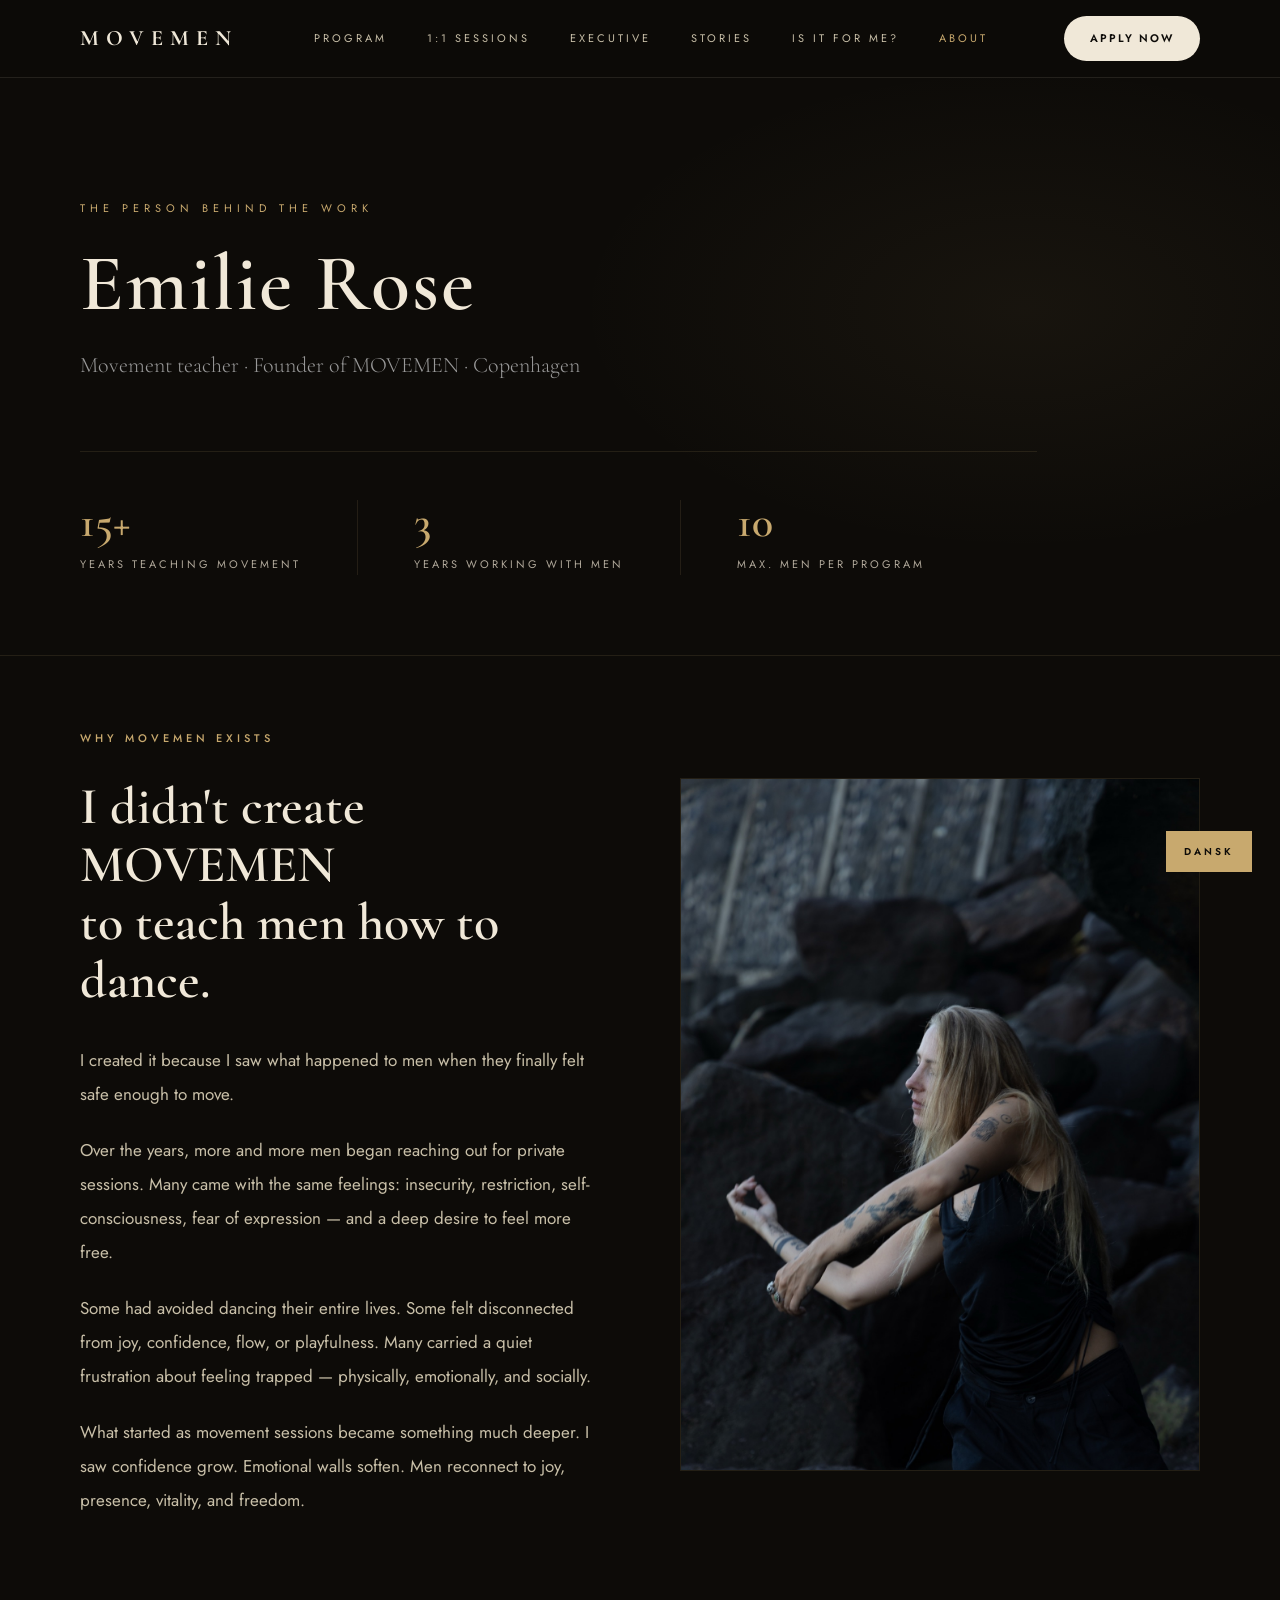
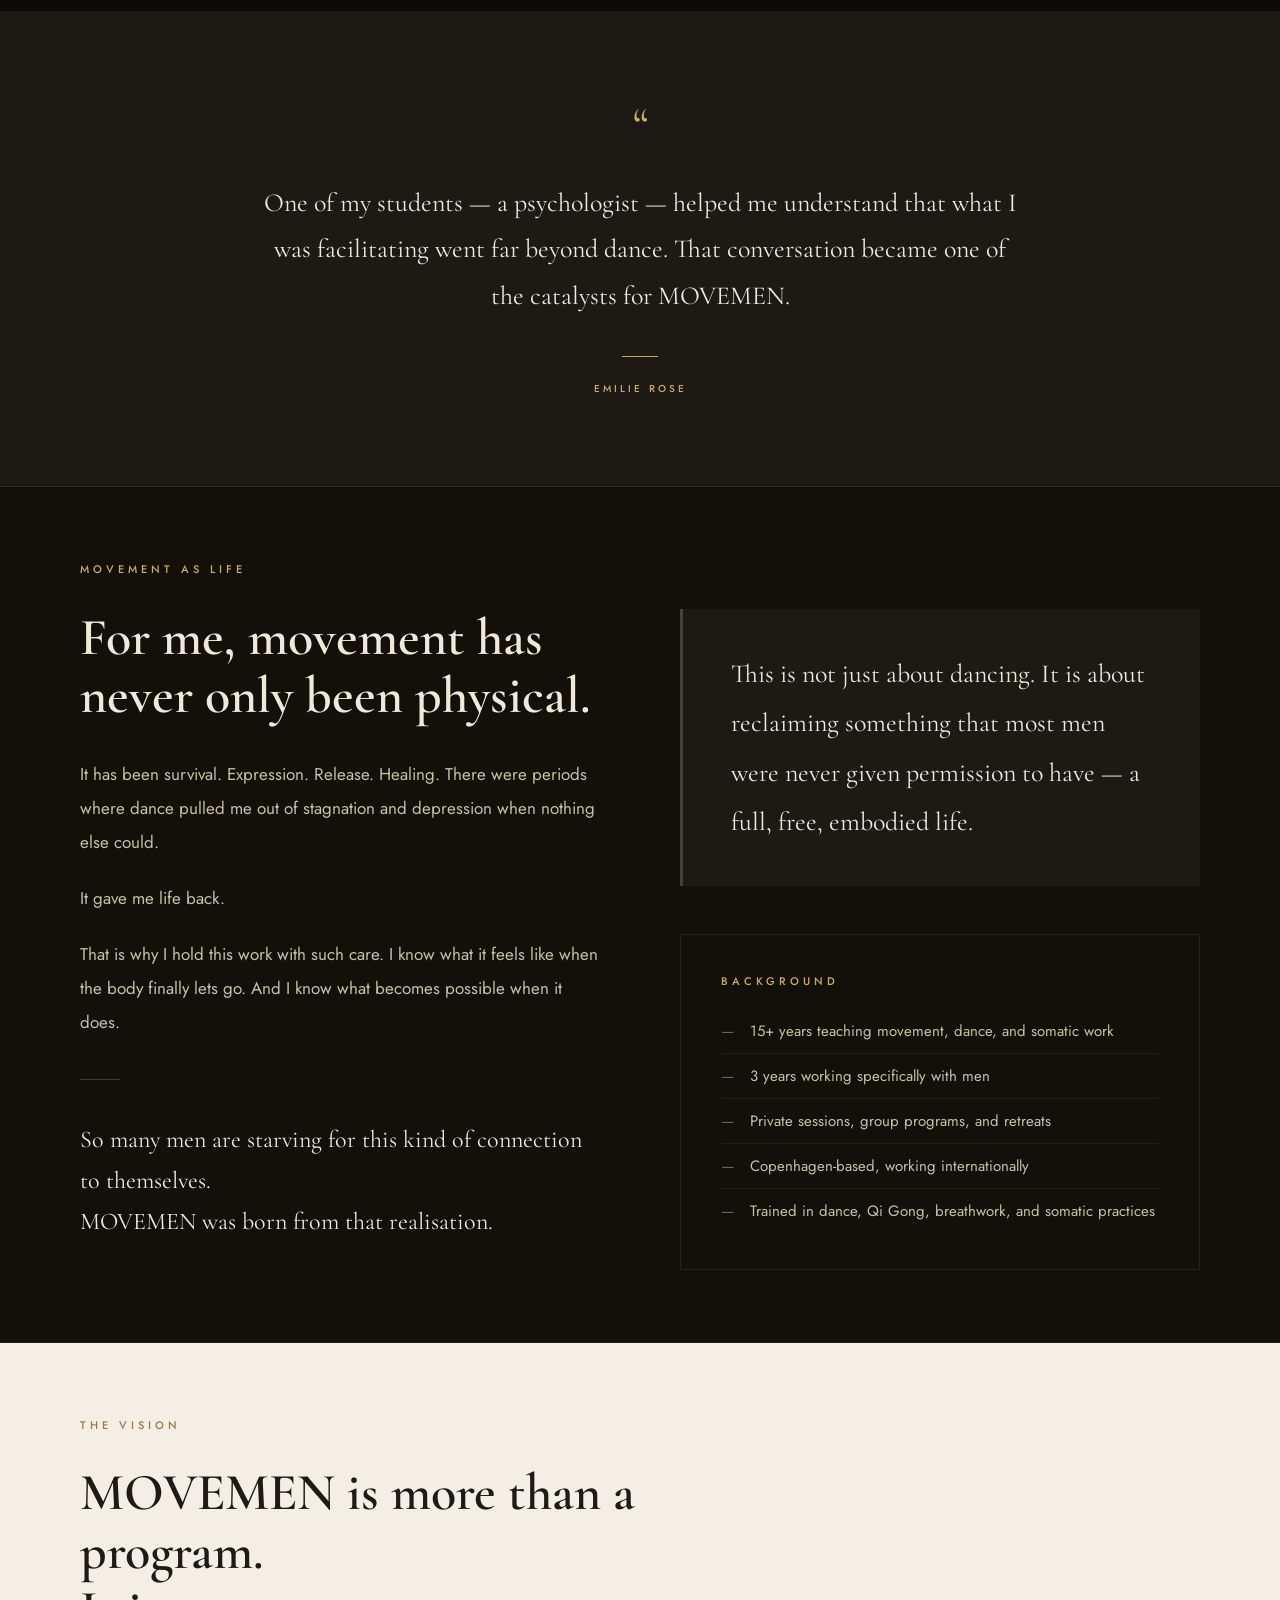
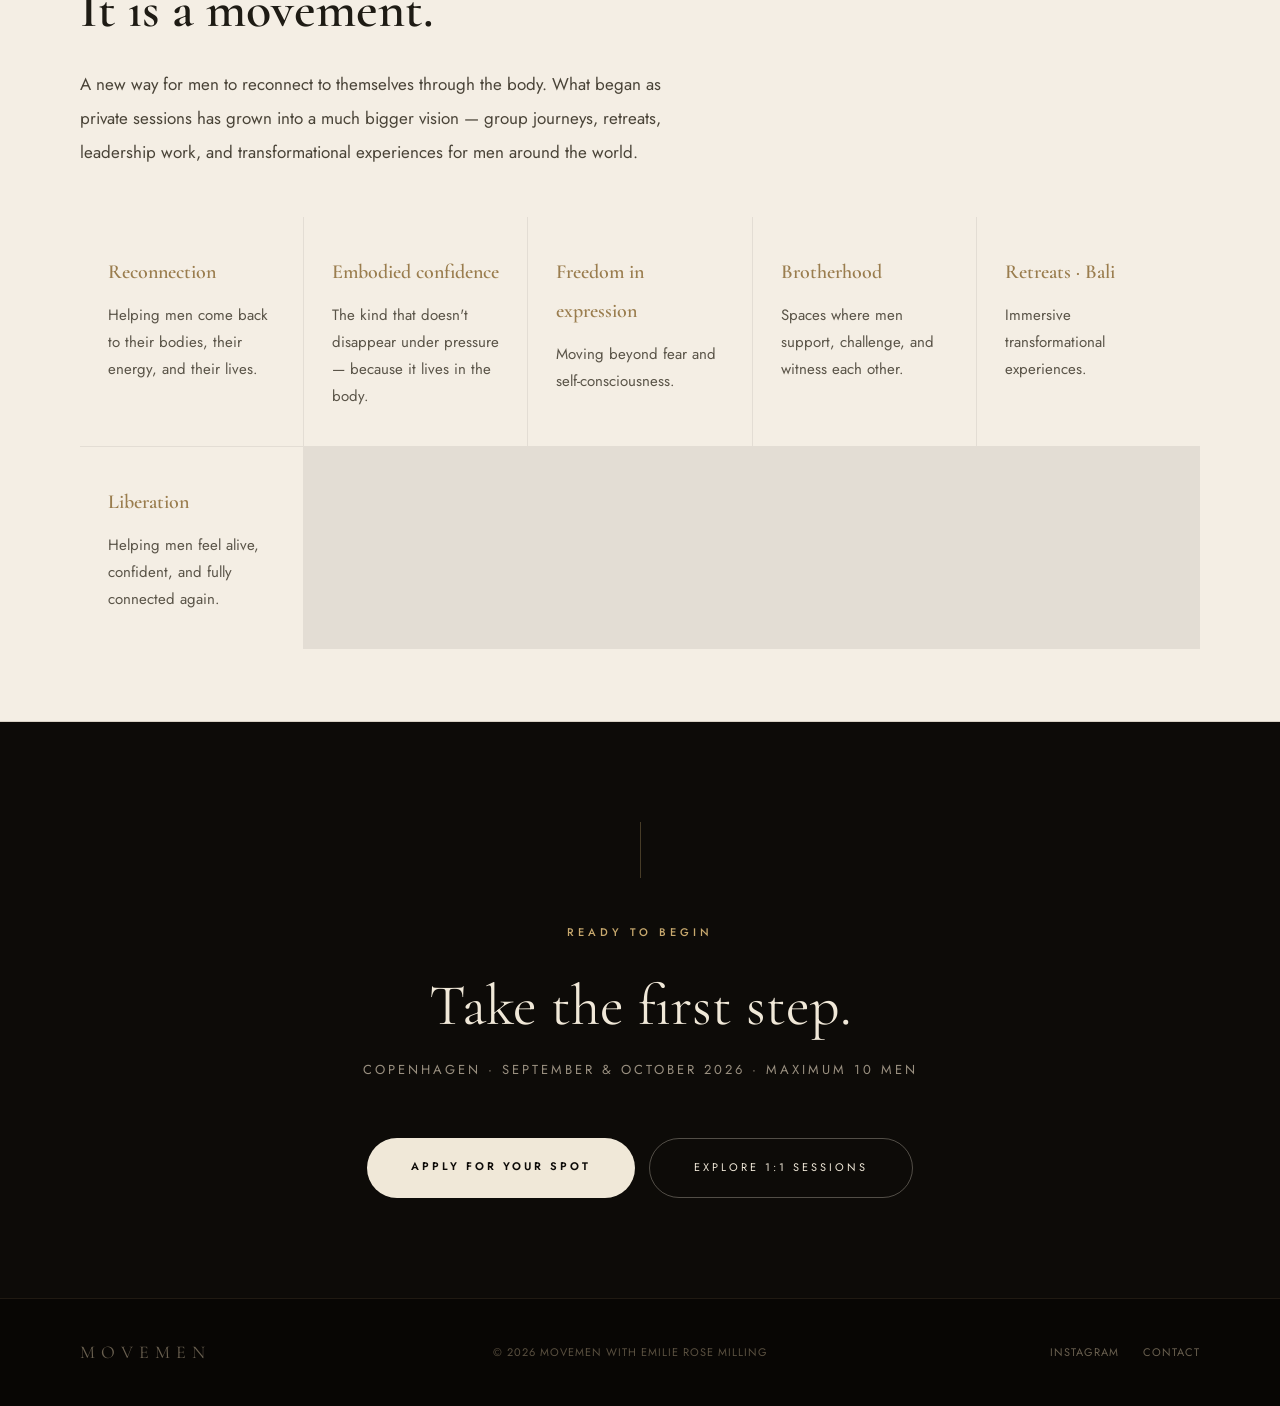
<file: about.html>
<!DOCTYPE html>
<html lang="en">
<head>
<meta charset="UTF-8">
<meta name="viewport" content="width=device-width, initial-scale=1.0">
<title>About Emilie Rose — MOVEMEN</title>
<meta name="description" content="Emilie Rose — movement teacher, founder of MOVEMEN. 15+ years of experience, 3 years working specifically with men.">
<meta property="og:title" content="About Emilie Rose — MOVEMEN">
<meta property="og:description" content="Movement teacher and founder of MOVEMEN. 15+ years teaching movement. Copenhagen-based, working internationally.">
<meta property="og:type" content="website">
<meta property="og:url" content="https://movemen.dk/about.html">
<meta property="og:image" content="https://movemen.dk/og-image.jpg">
<meta name="twitter:card" content="summary_large_image">
<link rel="icon" href="favicon.svg" type="image/svg+xml">
<link rel="preconnect" href="https://fonts.googleapis.com">
<link rel="preconnect" href="https://fonts.gstatic.com" crossorigin>
<link href="https://fonts.googleapis.com/css2?family=Cormorant+Garamond:ital,wght@0,300;0,400;0,600;0,700;1,300;1,400;1,600&family=Jost:wght@200;300;400;500;600&display=swap" rel="stylesheet">
<link rel="stylesheet" href="css/style.css?v=2">
<style>
.about-hero {
  min-height: 60vh; display: flex; flex-direction: column;
  align-items: flex-start; justify-content: flex-end;
  padding: 120px 80px 80px; background: var(--black);
  border-bottom: 1px solid var(--gold-d); position: relative; overflow: hidden;
}
.about-hero::before {
  content: ''; position: absolute; inset: 0;
  background: radial-gradient(ellipse 50% 60% at 80% 40%, rgba(200,169,110,.06) 0%, transparent 70%);
  pointer-events: none;
}
.about-hero-eyebrow { font-size: 11px; letter-spacing: 5px; color: var(--gold); text-transform: uppercase; margin-bottom: 24px; font-weight: 400; }
.about-hero-title { font-family: var(--serif); font-size: 80px; font-weight: 600; color: var(--white); line-height: 1; margin-bottom: 20px; letter-spacing: 2px; }
.about-hero-sub { font-family: var(--serif); font-size: 22px; color: #999; font-weight: 300; }
.stat-row { display: flex; gap: 0; border-top: 1px solid var(--gold-d); margin-top: 64px; padding-top: 48px; }
.stat-item { padding-right: 56px; margin-right: 56px; border-right: 1px solid var(--gold-d); }
.stat-item:last-child { border-right: none; }
.stat-n { font-family: var(--serif); font-size: 44px; color: var(--gold); font-weight: 600; line-height: 1; }
.stat-l { font-size: 11px; letter-spacing: 3px; color: #b0a89a; text-transform: uppercase; margin-top: 10px; }
@media (max-width: 900px) {
  .about-hero { padding: 100px 28px 64px; }
  .about-hero-title { font-size: 52px; }
  .stat-row { flex-wrap: wrap; gap: 32px; }
  .stat-item { border-right: none; margin-right: 0; padding-right: 0; }
}
</style>
</head>
<body>

<nav>
  <a href="index.html" class="nav-logo">MOVEMEN</a>
  <div class="nav-links">
    <a href="index.html#program">Program</a>
    <a href="index.html#one-to-one">1:1 Sessions</a>
    <a href="index.html#executive">Executive</a>
    <a href="index.html#stories">Stories</a>
    <a href="quiz.html">Is it for me?</a>
    <a href="about.html" style="color:var(--gold)">About</a>
  </div>
  <a href="index.html#apply" class="nav-cta">Apply now</a>
</nav>

<!-- HERO -->
<div class="about-hero">
  <div class="about-hero-eyebrow">The person behind the work</div>
  <div class="about-hero-title">Emilie Rose</div>
  <div class="about-hero-sub">Movement teacher · Founder of MOVEMEN · Copenhagen</div>
  <div class="stat-row">
    <div class="stat-item"><div class="stat-n">15+</div><div class="stat-l">Years teaching movement</div></div>
    <div class="stat-item"><div class="stat-n">3</div><div class="stat-l">Years working with men</div></div>
    <div class="stat-item"><div class="stat-n">10</div><div class="stat-l">Max. men per program</div></div>
  </div>
</div>

<!-- ORIGIN -->
<section class="sec">
  <span class="lbl">Why MOVEMEN exists</span>
  <div class="two-col">
    <div>
      <div class="serif-lg" style="margin-bottom:32px">
        I didn't create MOVEMEN<br>to teach men how to dance.
      </div>
      <p class="body">I created it because I saw what happened to men when they finally felt safe enough to move.</p>
      <p class="body">Over the years, more and more men began reaching out for private sessions. Many came with the same feelings: insecurity, restriction, self-consciousness, fear of expression — and a deep desire to feel more free.</p>
      <p class="body">Some had avoided dancing their entire lives. Some felt disconnected from joy, confidence, flow, or playfulness. Many carried a quiet frustration about feeling trapped — physically, emotionally, and socially.</p>
      <p class="body">What started as movement sessions became something much deeper. I saw confidence grow. Emotional walls soften. Men reconnect to joy, presence, vitality, and freedom.</p>
    </div>
    <div>
      <div class="photo" style="padding:0;overflow:hidden;background:none;">
        <img src="images/about.jpg" alt="Emilie Rose" style="width:100%;height:100%;object-fit:cover;object-position:center top;display:block;">
      </div>
    </div>
  </div>
</section>

<!-- FEATURED QUOTE -->
<div style="background:var(--black3);padding:88px 80px;text-align:center;border-bottom:1px solid var(--gold-d)">
  <div style="max-width:760px;margin:0 auto">
    <div style="font-size:52px;color:var(--gold);font-family:var(--serif);line-height:1;margin-bottom:28px;font-weight:300">&ldquo;</div>
    <p style="font-family:var(--serif);font-size:26px;color:var(--white);line-height:1.8;font-weight:400;margin-bottom:36px">
      One of my students — a psychologist — helped me understand that what I was facilitating went far beyond dance. That conversation became one of the catalysts for MOVEMEN.
    </p>
    <div style="width:36px;height:1px;background:var(--gold);margin:0 auto 22px"></div>
    <div style="font-size:10px;letter-spacing:3px;color:var(--gold);text-transform:uppercase;font-weight:500">Emilie Rose</div>
  </div>
</div>

<!-- PERSONAL -->
<section class="sec-off">
  <span class="lbl">Movement as life</span>
  <div class="two-col">
    <div>
      <div class="serif-lg" style="margin-bottom:32px">
        For me, movement has<br>never only been physical.
      </div>
      <p class="body">It has been survival. Expression. Release. Healing. There were periods where dance pulled me out of stagnation and depression when nothing else could.</p>
      <p class="body">It gave me life back.</p>
      <p class="body">That is why I hold this work with such care. I know what it feels like when the body finally lets go. And I know what becomes possible when it does.</p>
      <span class="gl"></span>
      <p style="font-family:var(--serif);font-size:24px;color:var(--white);line-height:1.7;font-weight:400">
        So many men are starving for this kind of connection to themselves.<br>MOVEMEN was born from that realisation.
      </p>
    </div>
    <div>
      <div class="qblock">
        <p>This is not just about dancing. It is about reclaiming something that most men were never given permission to have — a full, free, embodied life.</p>
      </div>
      <div style="margin-top:32px;padding:36px 40px;border:1px solid var(--gold-d)">
        <span class="lbl" style="margin-bottom:16px">Background</span>
        <ul class="cl">
          <li><span class="dash">—</span>15+ years teaching movement, dance, and somatic work</li>
          <li><span class="dash">—</span>3 years working specifically with men</li>
          <li><span class="dash">—</span>Private sessions, group programs, and retreats</li>
          <li><span class="dash">—</span>Copenhagen-based, working internationally</li>
          <li><span class="dash">—</span>Trained in dance, Qi Gong, breathwork, and somatic practices</li>
        </ul>
      </div>
    </div>
  </div>
</section>

<!-- VISION -->
<section class="sec-lt">
  <span class="lbl-dk">The vision</span>
  <div class="serif-lg-dk" style="max-width:560px;margin-bottom:28px">
    MOVEMEN is more than a program.<br>It is a movement.
  </div>
  <p class="body-dk" style="max-width:620px;margin-bottom:48px">A new way for men to reconnect to themselves through the body. What began as private sessions has grown into a much bigger vision — group journeys, retreats, leadership work, and transformational experiences for men around the world.</p>
  <div class="vis-grid">
    <div class="vi"><div class="vi-t">Reconnection</div><div class="vi-b">Helping men come back to their bodies, their energy, and their lives.</div></div>
    <div class="vi"><div class="vi-t">Embodied confidence</div><div class="vi-b">The kind that doesn't disappear under pressure — because it lives in the body.</div></div>
    <div class="vi"><div class="vi-t">Freedom in expression</div><div class="vi-b">Moving beyond fear and self-consciousness.</div></div>
    <div class="vi"><div class="vi-t">Brotherhood</div><div class="vi-b">Spaces where men support, challenge, and witness each other.</div></div>
    <div class="vi"><div class="vi-t">Retreats · Bali</div><div class="vi-b">Immersive transformational experiences.</div></div>
    <div class="vi"><div class="vi-t">Liberation</div><div class="vi-b">Helping men feel alive, confident, and fully connected again.</div></div>
  </div>
</section>

<!-- CTA -->
<section class="final" id="apply">
  <div class="final-rule"></div>
  <span class="lbl" style="text-align:center;display:block;margin-bottom:28px">Ready to begin</span>
  <div class="final-h">Take the first step.</div>
  <p class="final-sub">Copenhagen · September & October 2026 · Maximum 10 men</p>
  <div style="display:flex;gap:14px;justify-content:center;flex-wrap:wrap">
    <a href="index.html#apply" class="btn-g">Apply for your spot</a>
    <a href="index.html#one-to-one" class="btn-o">Explore 1:1 sessions</a>
  </div>
</section>

<footer>
  <div class="footer-logo">MOVEMEN</div>
  <div class="footer-copy">© 2026 MOVEMEN with Emilie Rose Milling</div>
  <div class="footer-links">
    <a href="https://instagram.com" target="_blank">Instagram</a>
    <a href="mailto:hello@movemen.dk">Contact</a>
  </div>
</footer>

<a href="da-about.html" class="lang-switch">Dansk</a>

</body>
</html>
</file>
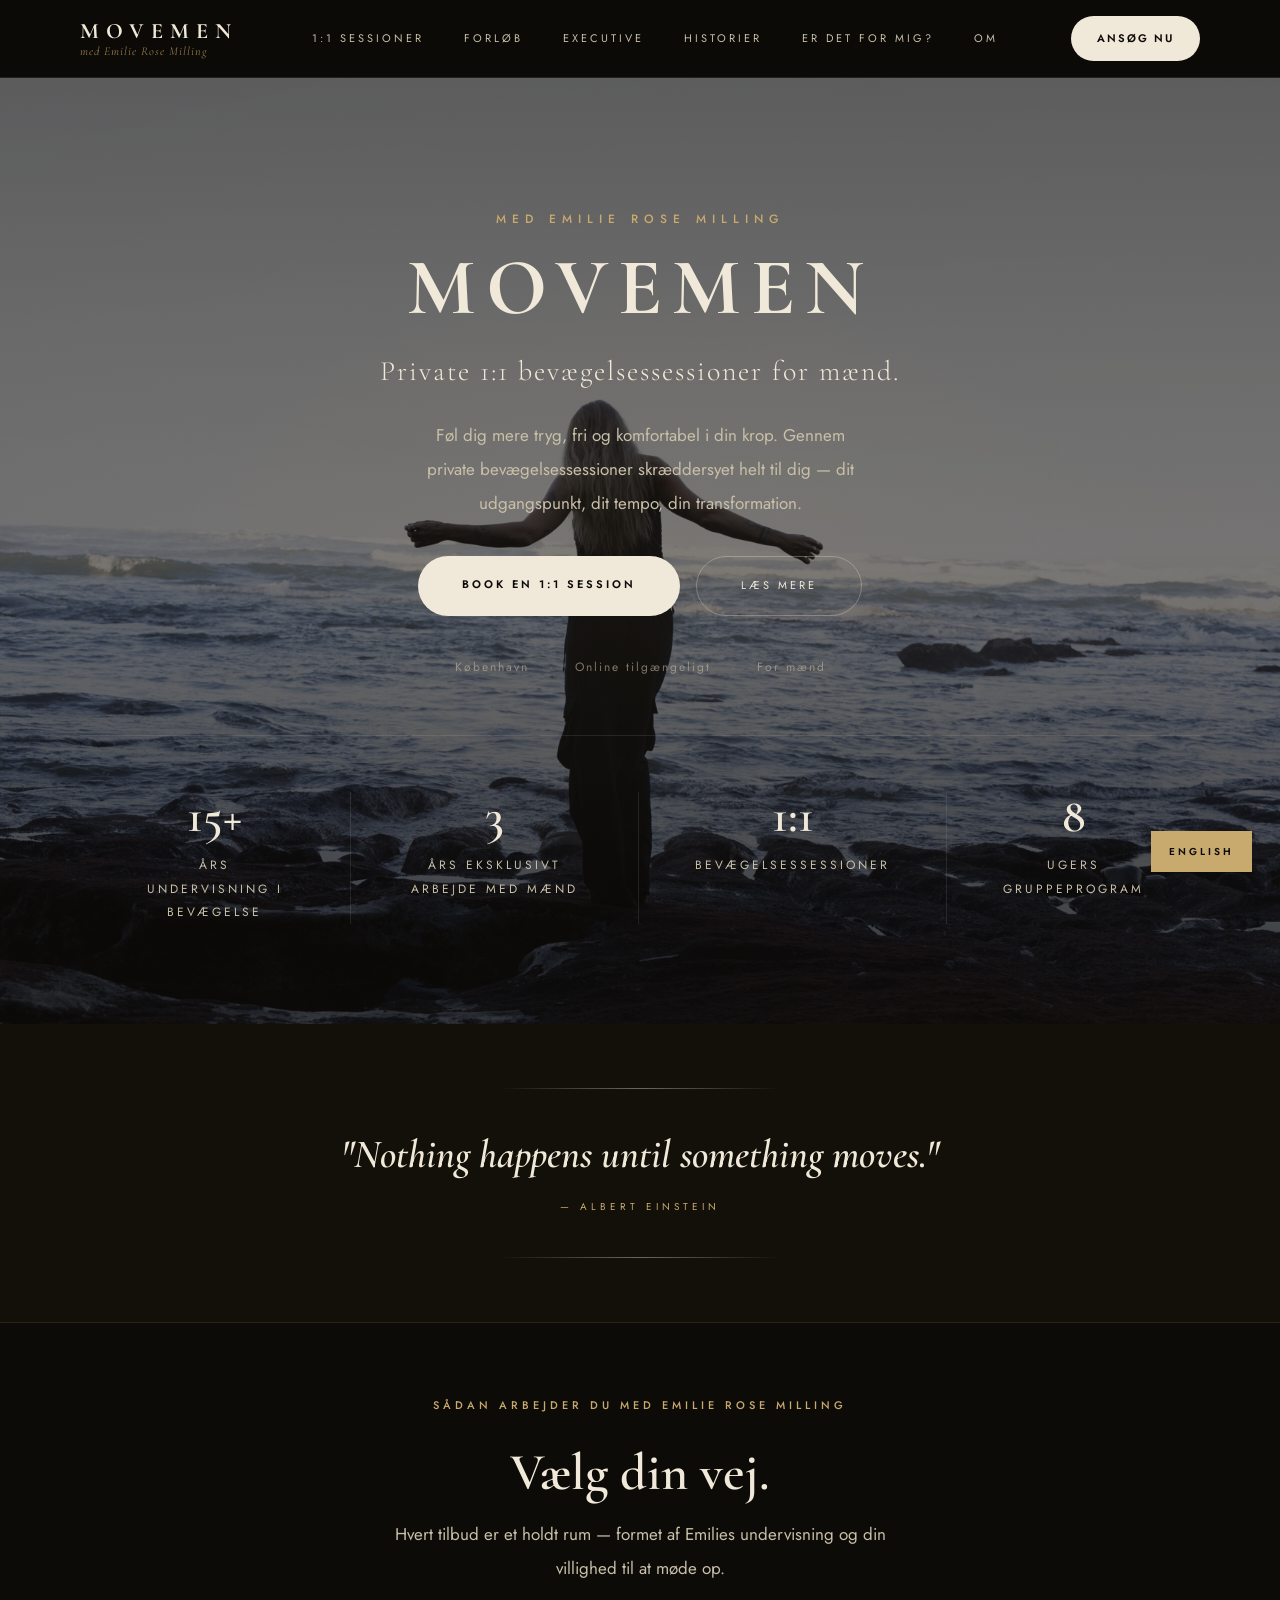
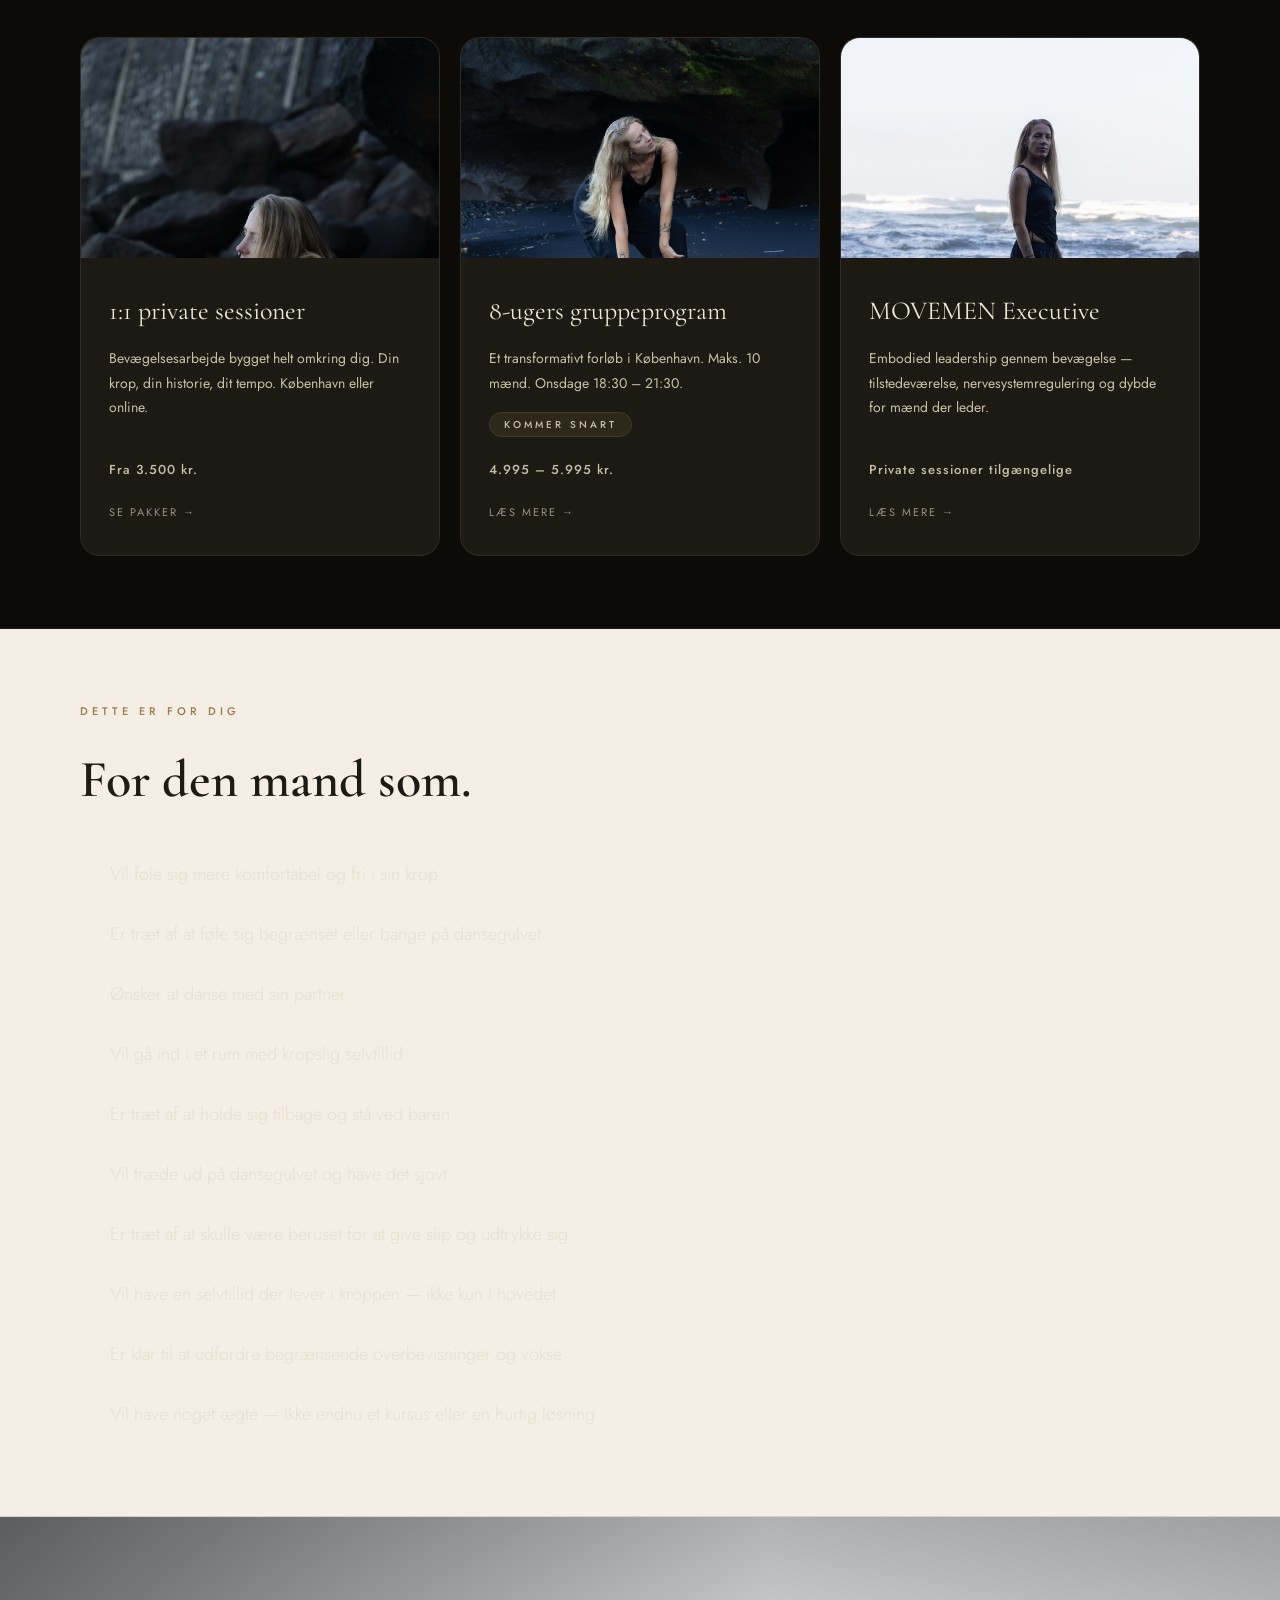
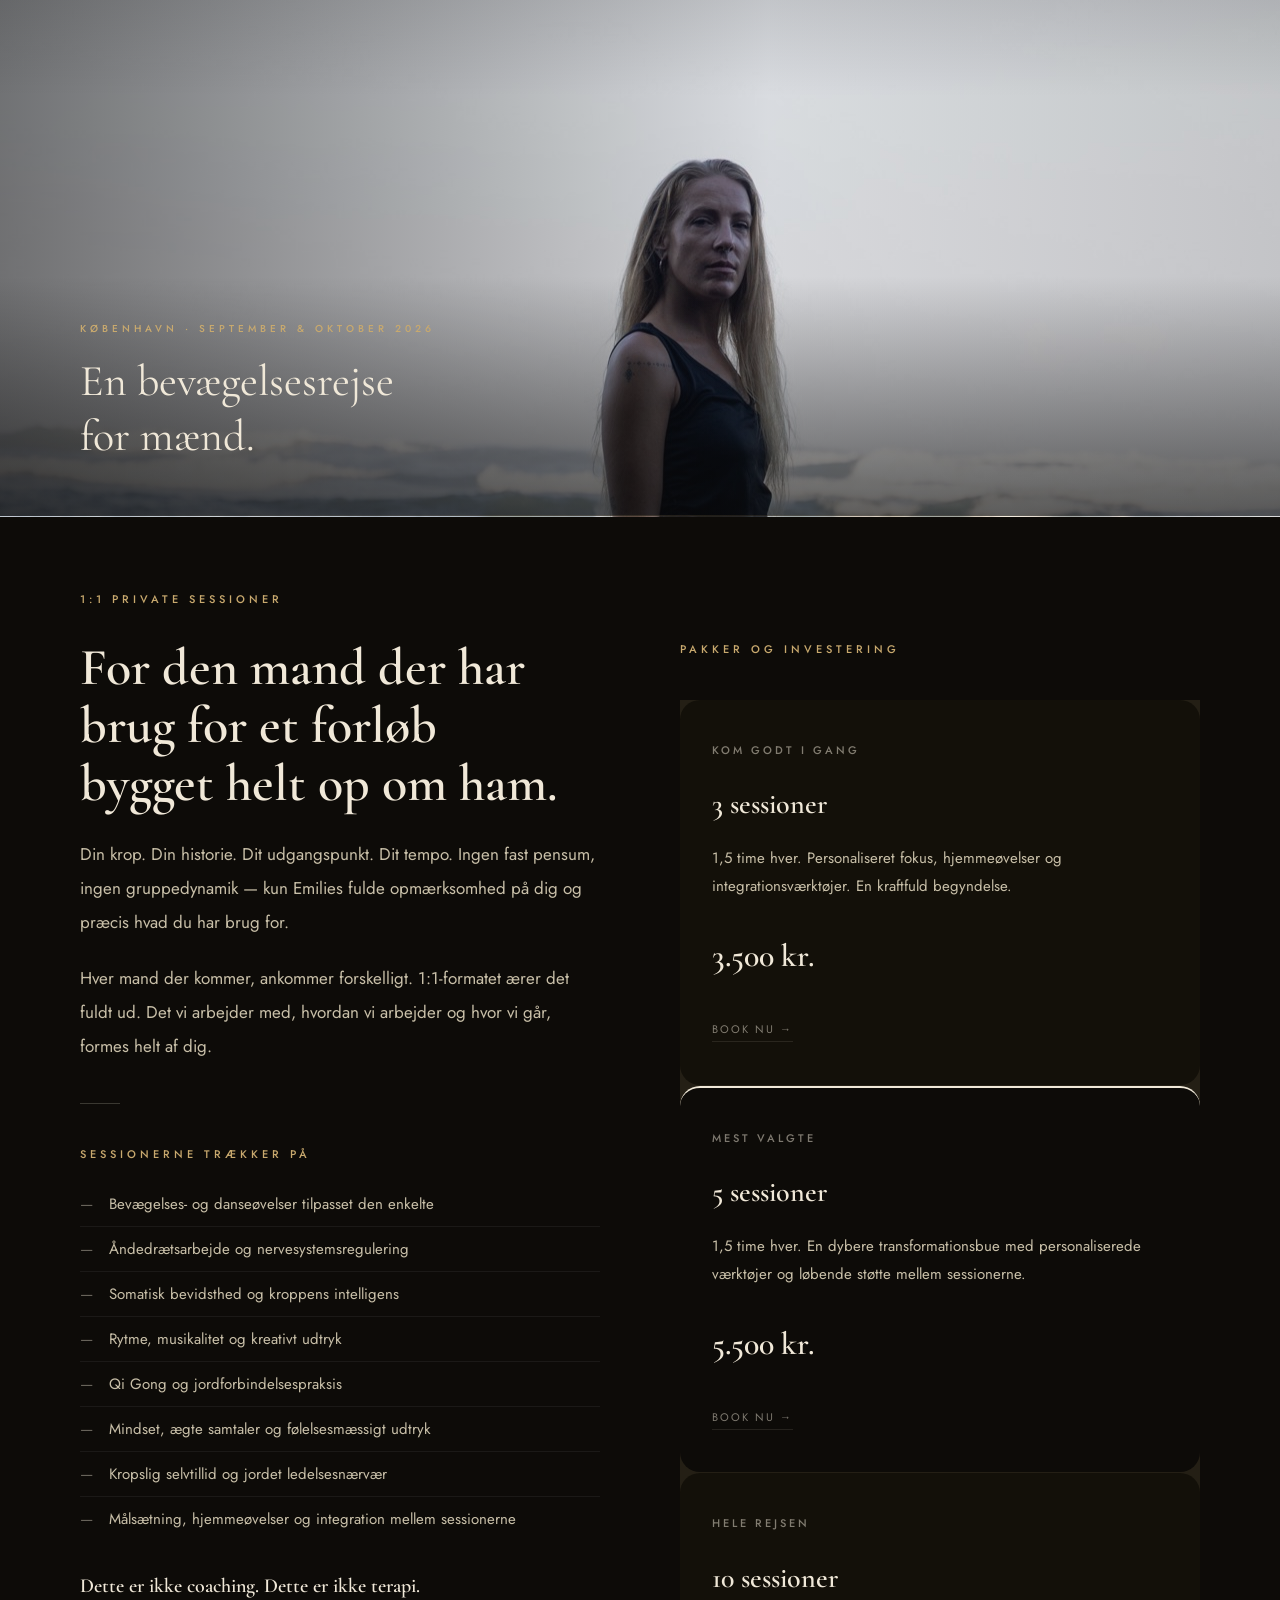
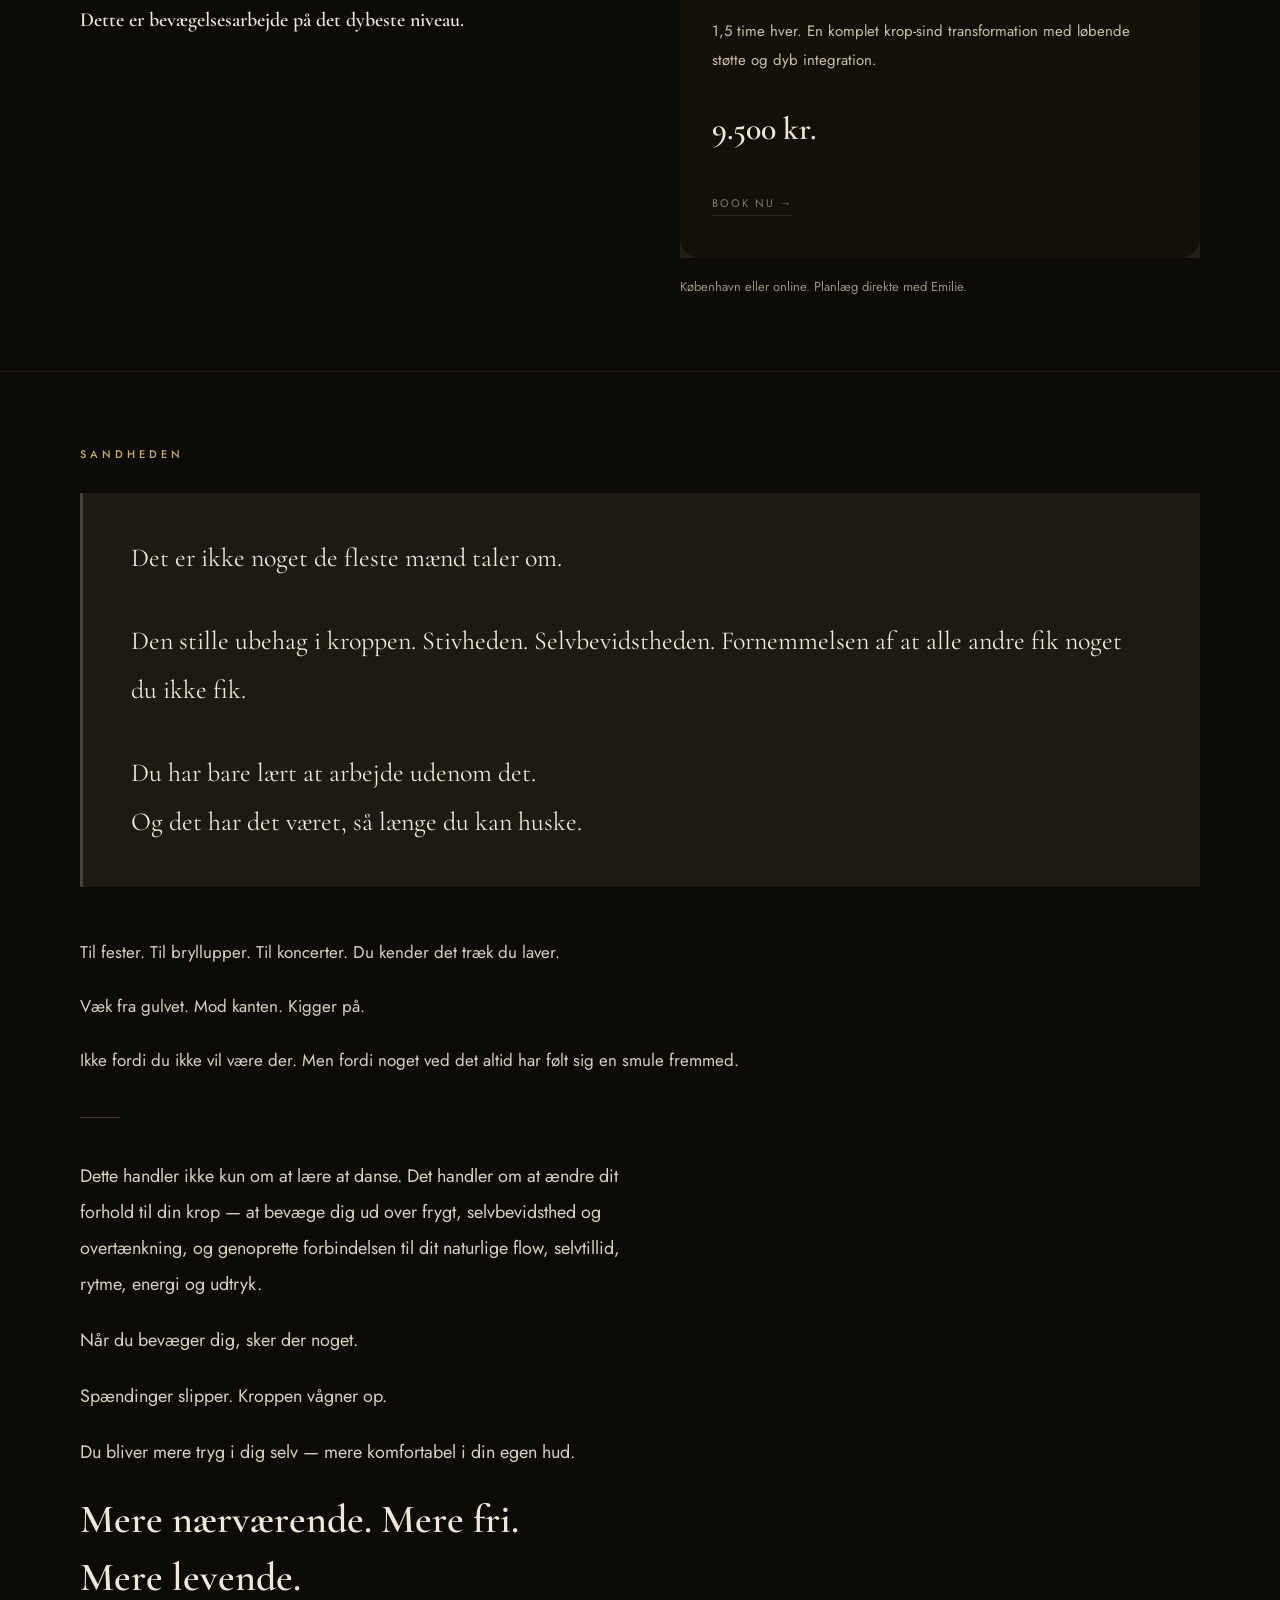
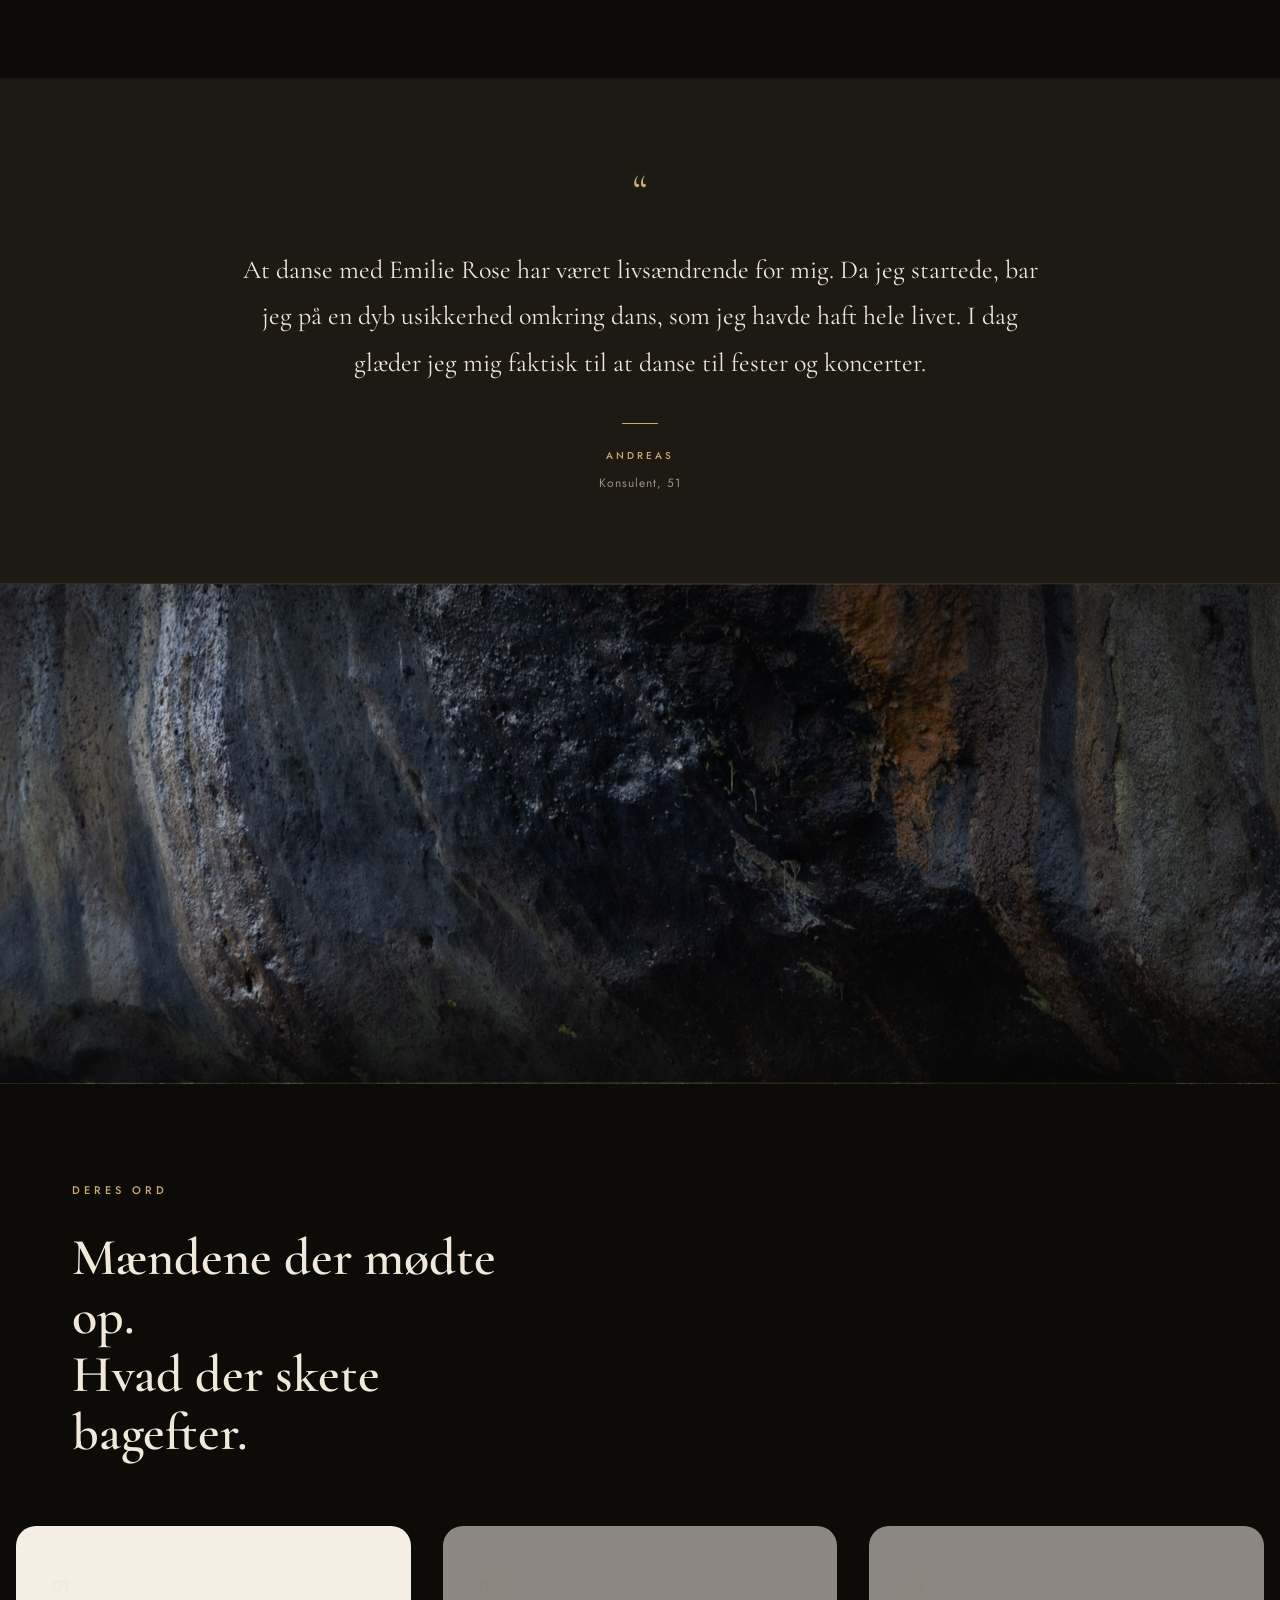
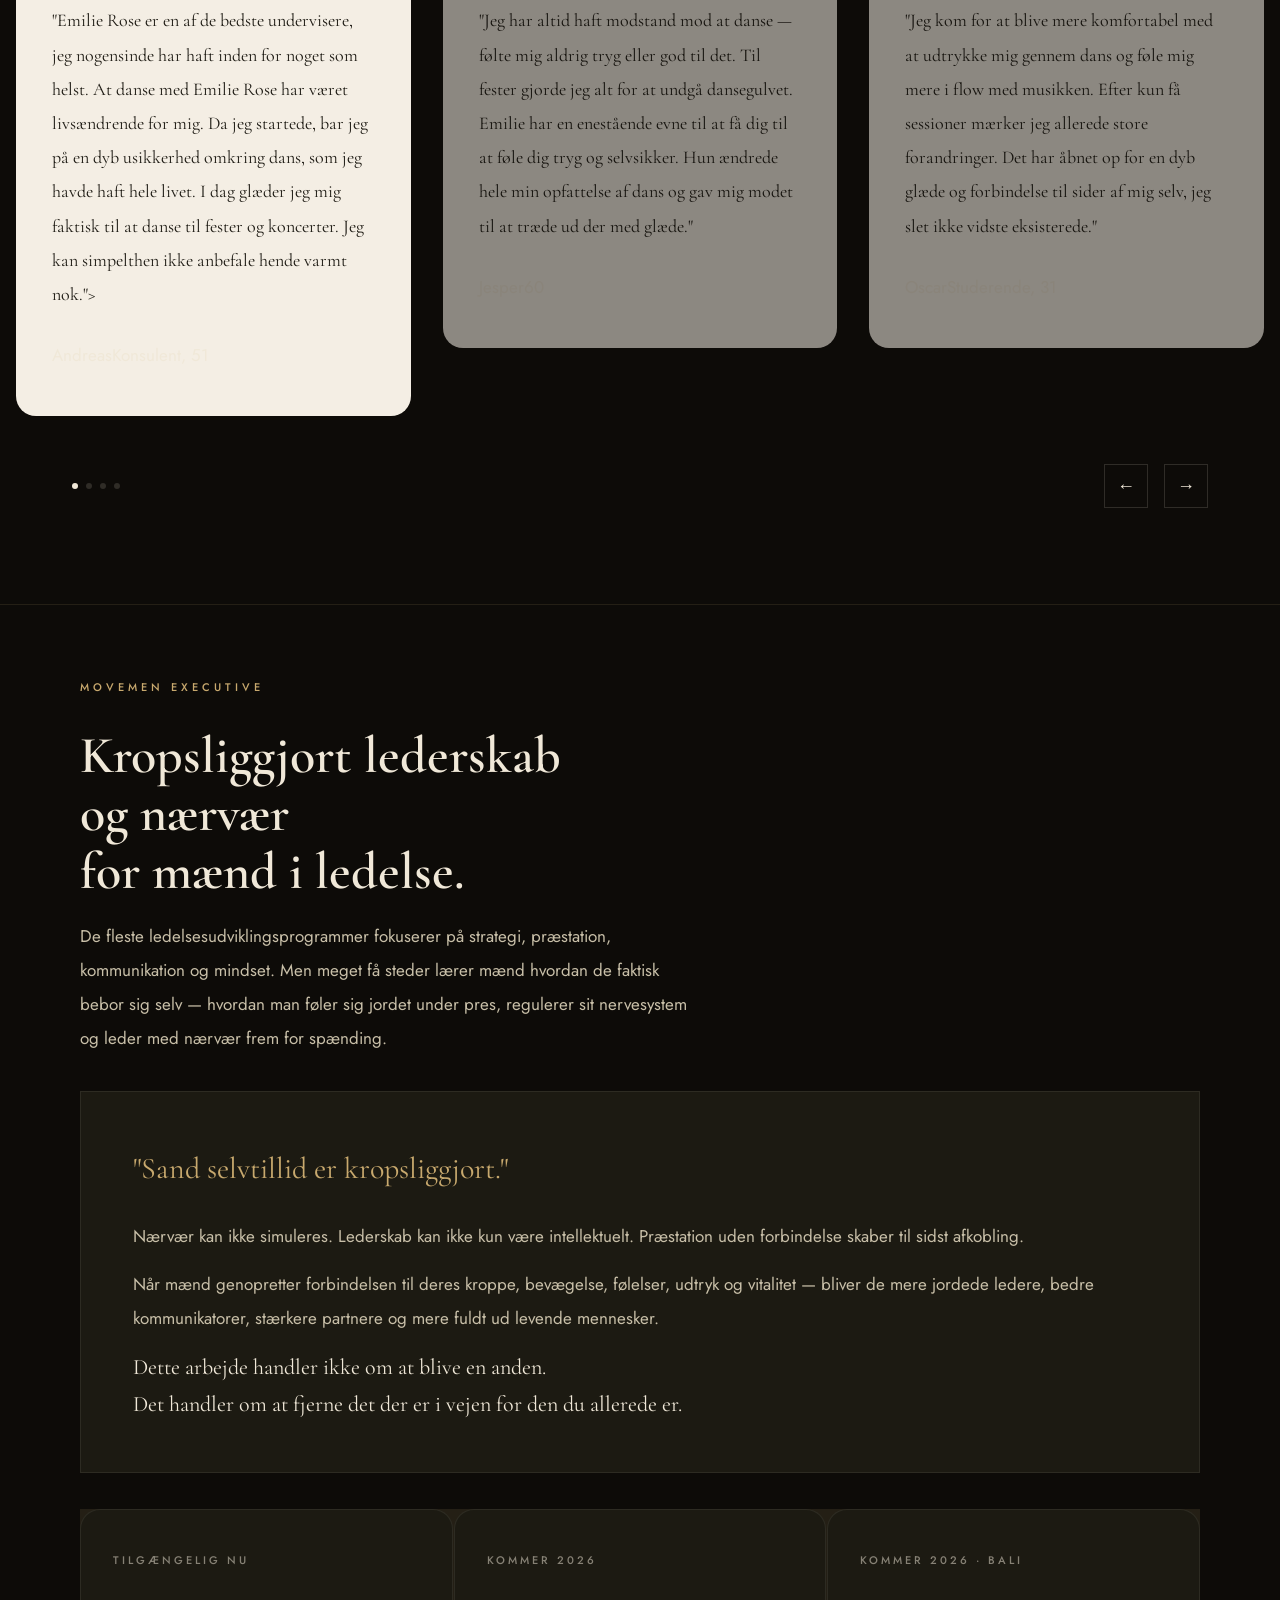
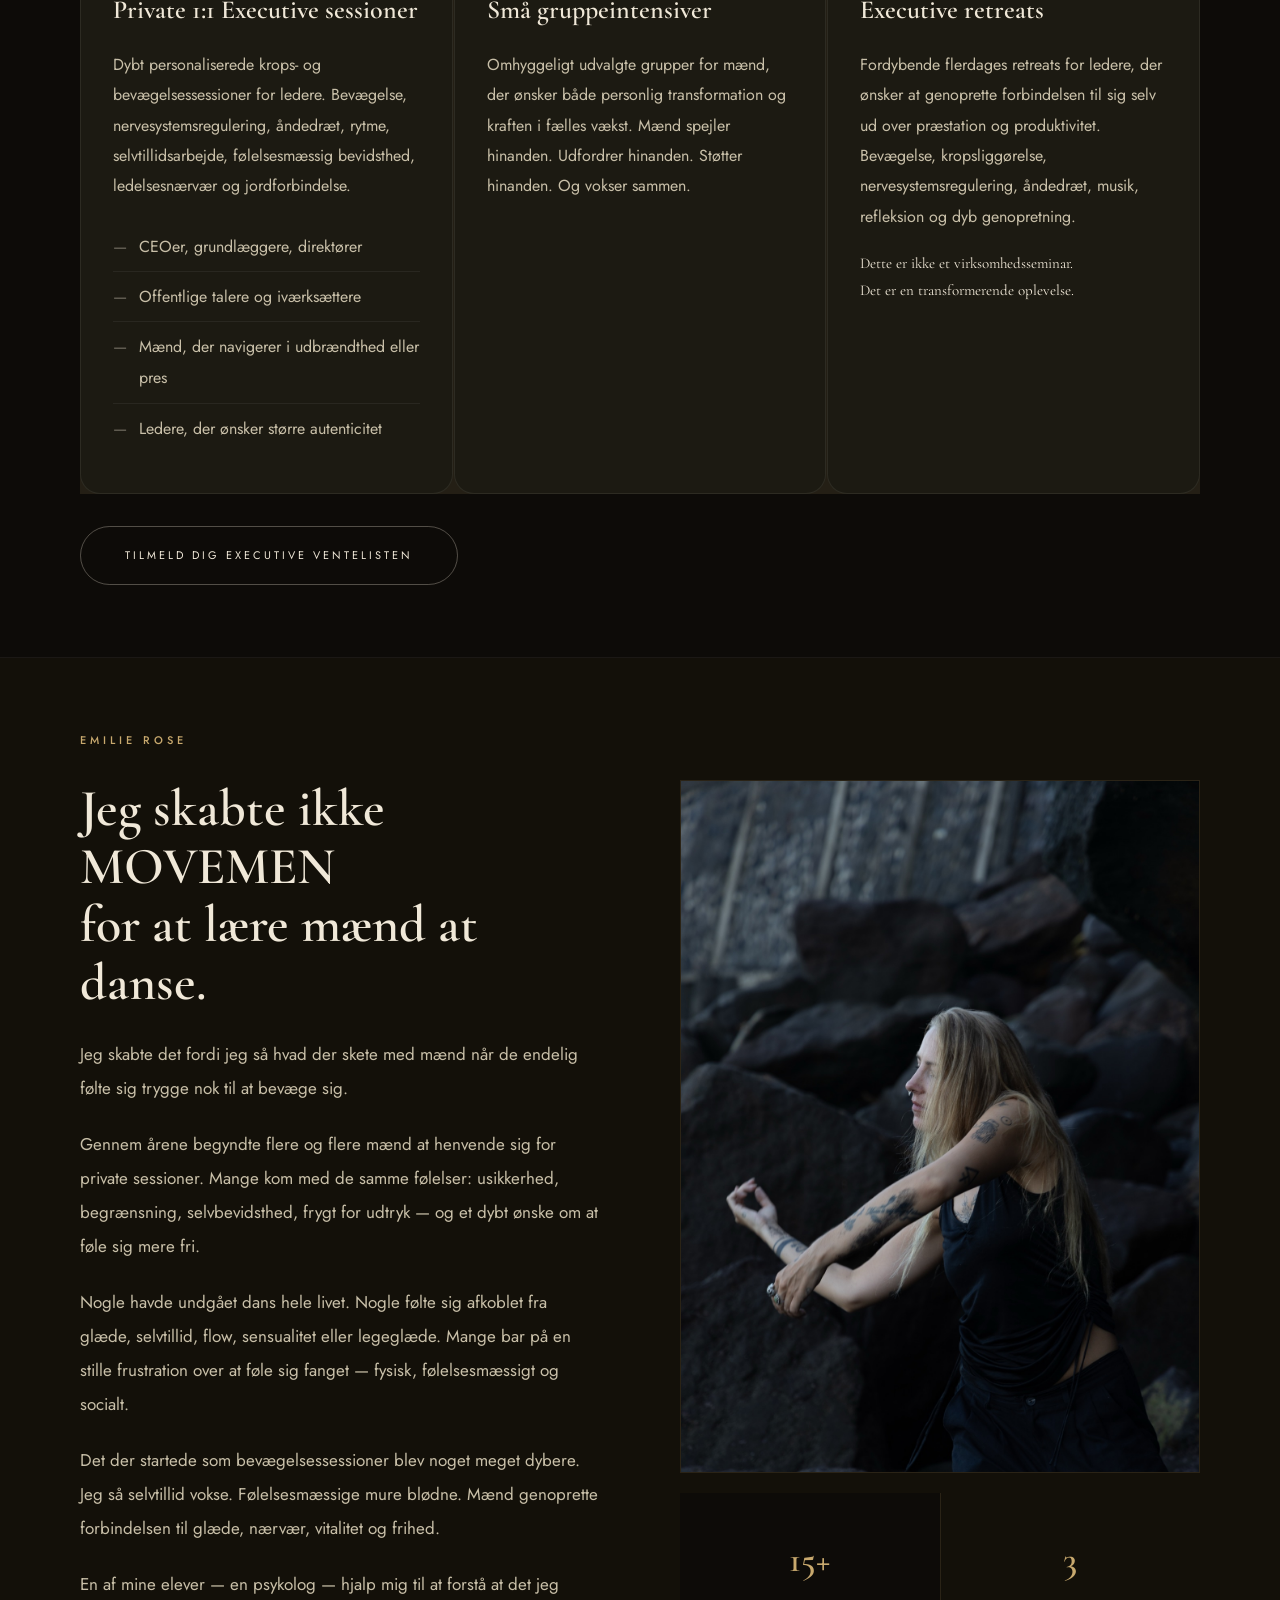
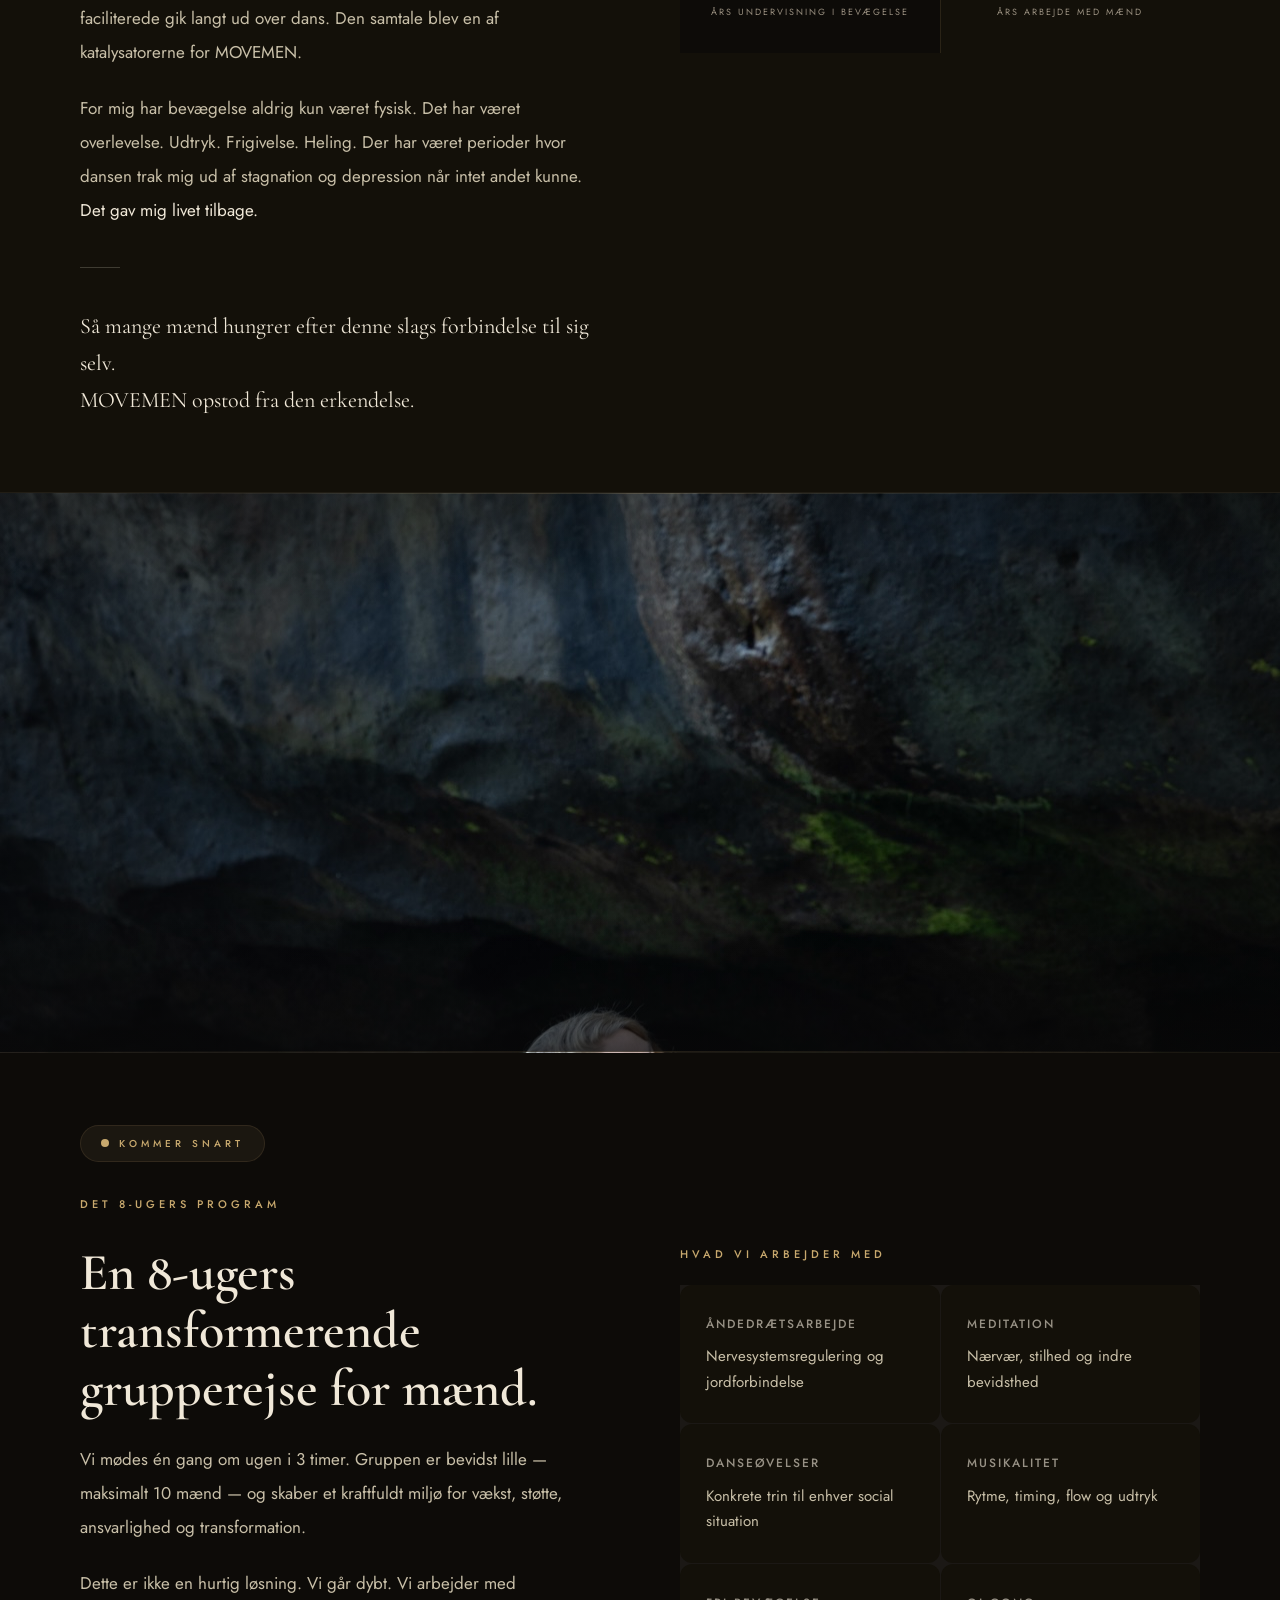
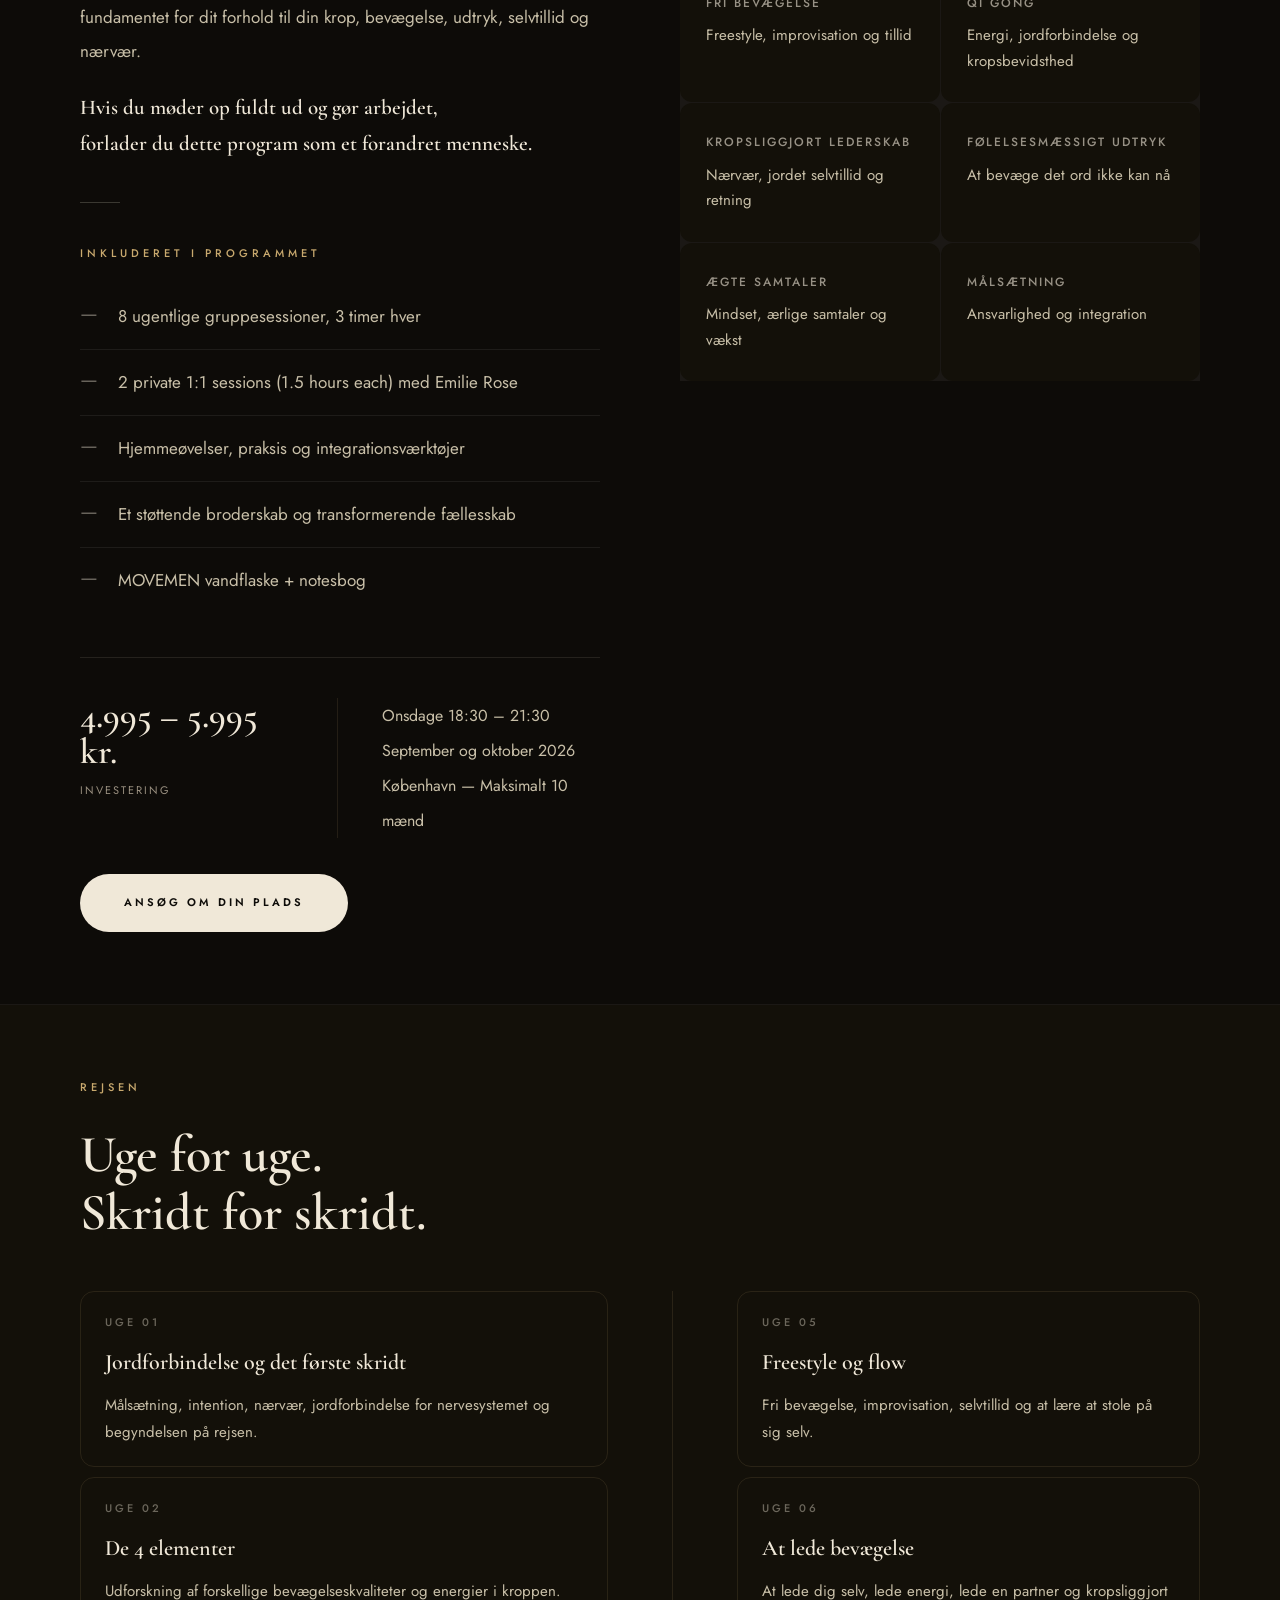
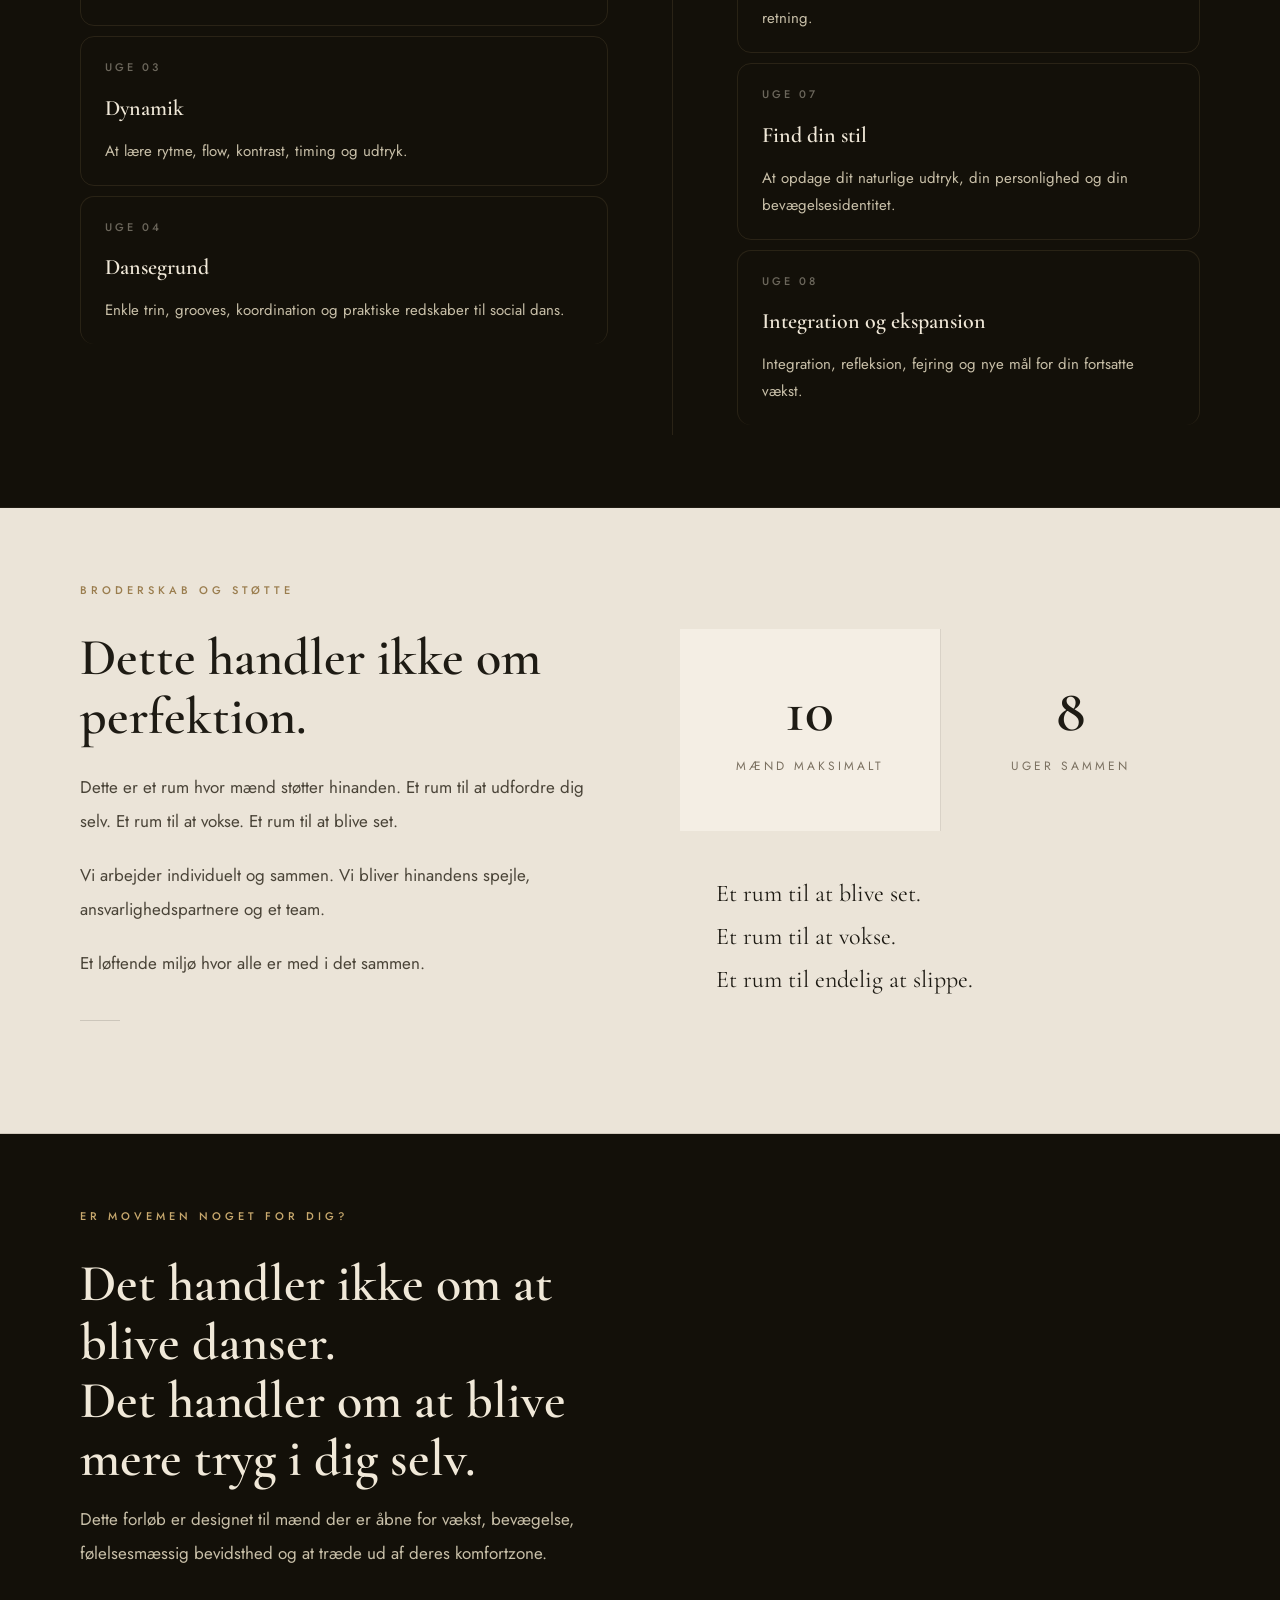
<file: da.html>
<!DOCTYPE html>
<html lang="da">
<head>
<meta charset="UTF-8">
<meta name="viewport" content="width=device-width, initial-scale=1.0">
<title>MOVEMEN — Et bevægelses-forløb for mænd med Emilie Rose</title>
<meta name="description" content="MOVEMEN er et 8-ugers transformativt gruppeforløb for mænd. Vejrtrækning, dans, Qi Gong, nervesystem-arbejde. København, september og oktober 2026. Maks. 10 mænd.">
<meta property="og:title" content="MOVEMEN — Et bevægelses-forløb for mænd">
<meta property="og:description" content="Et 8-ugers transformativt gruppeforløb for mænd. København, september og oktober 2026. Maks. 10 mænd.">
<meta property="og:type" content="website">
<meta property="og:url" content="https://movemen.dk/da.html">
<meta property="og:image" content="https://movemen.dk/og-image.jpg">
<meta name="twitter:card" content="summary_large_image">
<link rel="icon" href="favicon.svg" type="image/svg+xml">
<link rel="preconnect" href="https://fonts.googleapis.com">
<link rel="preconnect" href="https://fonts.gstatic.com" crossorigin>
<link href="https://fonts.googleapis.com/css2?family=Cormorant+Garamond:ital,wght@0,300;0,400;0,600;0,700;1,300;1,400;1,600&family=Jost:wght@200;300;400;500;600&display=swap" rel="stylesheet">
<link rel="stylesheet" href="css/style.css?v=2">
</head>
<body>
<div class="popup-overlay" id="signupPopup">
  <div class="popup-box">
    <button class="popup-close" onclick="closePopup()">✕</button>
    <div id="signupFormInner">
      <span class="popup-eyebrow">Ansøg om din plads</span>
      <div class="popup-title">Tag det første skridt.</div>
      <p class="popup-sub">Maks. 10 mænd. København, september &amp; oktober 2026.<br>Emilie vender tilbage inden for 48 timer.</p>
      <form id="signupForm">
        <div class="popup-field">
          <label>Fulde navn</label>
          <input type="text" name="name" placeholder="Dit fulde navn" required>
        </div>
        <div class="popup-field">
          <label>E-mailadresse</label>
          <input type="email" name="email" placeholder="din@email.dk" required>
        </div>
        <button type="submit" class="btn-g popup-submit">Send min ansøgning</button>
      </form>
      <p class="popup-note">Dine oplysninger behandles fortroligt og deles aldrig.</p>
    </div>
    <div class="popup-success" id="signupSuccess">
      <div class="popup-success-icon">✦</div>
      <h3>Ansøgning modtaget.</h3>
      <p>Tak fordi du tog dette skridt.<br>Emilie kontakter dig snarest.</p>
    </div>
  </div>
</div>

<a href="index.html" class="lang-switch">English</a>
<!-- ═══════════════════════════════════════════════════════ NAV -->
<nav>
  <div class="nav-brand">
    <div class="nav-logo">MOVEMEN</div>
    <div class="nav-logo-sub">med Emilie Rose Milling</div>
  </div>
  <div class="nav-links">
    <a href="#one-to-one">1:1 Sessioner</a>
    <a href="#program">Forløb</a>
    <a href="#executive">Executive</a>
    <a href="#stories">Historier</a>
    <a href="quiz.html">Er det for mig?</a>
    <a href="about.html">Om</a>
  </div>
  <a href="#apply" class="nav-cta">Ansøg nu</a>
  <button class="nav-hamburger" id="navHamburger" aria-label="Åbn menu" aria-expanded="false">
    <svg width="18" height="18" viewBox="0 0 24 24" fill="none" stroke="currentColor" stroke-width="1.5"><path d="M4 7h16M4 12h16M4 17h16"/></svg>
  </button>
</nav>

<!-- MOBILE NAV -->
<div class="mobile-nav" id="mobileNav">
  <button class="mobile-nav-close" id="mobileNavClose" aria-label="Luk menu">
    <svg width="18" height="18" viewBox="0 0 24 24" fill="none" stroke="currentColor" stroke-width="1.5"><path d="M6 6l12 12M18 6L6 18"/></svg>
  </button>
  <a href="#one-to-one">1:1 Sessioner</a>
  <a href="#program">Forløb</a>
  <a href="#executive">Executive</a>
  <a href="#stories">Historier</a>
  <a href="quiz.html">Er det for mig?</a>
  <a href="about.html">Om</a>
  <a href="#apply" class="btn-g" style="margin-top:12px">Ansøg nu</a>
</div>

<!-- ═══════════════════════════════════════════════════════ HERO -->
<section class="hero" style="background-image:url(images/hero.jpg);background-size:cover;background-position:center 40%;text-align:center;align-items:center;justify-content:center;">
  <div style="position:relative;z-index:1;width:100%;max-width:700px;">
    <div class="hero-eyebrow" style="margin-bottom:16px;">med Emilie Rose Milling</div>
    <div class="hero-title" style="font-size:80px;margin-bottom:16px;">MOVEMEN</div>
    <div class="hero-sub" style="margin-bottom:20px;">Private 1:1 bevægelsessessioner <span class="gold-gradient">for mænd.</span></div>
    <p class="hero-body" style="margin:0 auto 36px;">
      Føl dig mere tryg, fri og komfortabel i din krop. Gennem private bevægelsessessioner skræddersyet helt til dig — dit udgangspunkt, dit tempo, din transformation.
    </p>
    <div class="hero-ctas" style="justify-content:center;">
      <a href="#apply" class="btn-g">Book en 1:1 session</a>
      <a href="#one-to-one" class="btn-o">Læs mere</a>
    </div>
    <div style="margin-top:40px;display:flex;align-items:center;justify-content:center;gap:20px;font-size:12px;color:rgba(200,185,160,.6);font-weight:400;letter-spacing:2px;">
      København
      <span style="color:var(--gold-dk)">·</span>
      Online tilgængeligt
      <span style="color:var(--gold-dk)">·</span>
      For mænd
    </div>
  </div>
  <div class="hero-stats" style="width:100%;margin-top:56px;">
    <div class="hstat"><div class="hstat-n">15+</div><div class="hstat-l">Års undervisning i bevægelse</div></div>
    <div class="hstat"><div class="hstat-n">3</div><div class="hstat-l">Års eksklusivt arbejde med mænd</div></div>
    <div class="hstat"><div class="hstat-n">1:1</div><div class="hstat-l">Bevægelsessessioner</div></div>
    <div class="hstat"><div class="hstat-n">8</div><div class="hstat-l">Ugers gruppeprogram</div></div>
  </div>
</section>





<!-- Einstein quote — below hero -->
<div style="background:var(--black2);padding:64px 72px;text-align:center;border-bottom:1px solid var(--gold-d)">
  <hr class="ornament-line" style="max-width:280px;margin:0 auto 40px;">
  <div style="max-width:680px;margin:0 auto">
    <blockquote style="font-family:var(--serif);font-size:40px;font-weight:600;color:var(--white);line-height:1.25;margin-bottom:18px;font-style:italic">
      "Nothing happens until something moves."
    </blockquote>
    <div style="font-size:10px;letter-spacing:4px;color:var(--gold);text-transform:uppercase;font-weight:400">— Albert Einstein</div>
  </div>
  <hr class="ornament-line" style="max-width:280px;margin:40px auto 0;">
</div>

<!-- ═══════════════════════════════════════════════════════ CHOOSE YOUR PATH -->
<section class="sec">
  <div style="text-align:center;margin-bottom:52px">
    <span class="lbl" style="justify-content:center">Sådan arbejder du med Emilie Rose Milling</span>
    <div class="serif-lg" style="margin-bottom:14px">Vælg din vej.</div>
    <p class="body" style="margin:0 auto;text-align:center;max-width:540px">Hvert tilbud er et holdt rum — formet af Emilies undervisning og din villighed til at møde op.</p>
  </div>
  <div class="offers-grid">
    <article class="offer-card">
      <div class="offer-img" style="background-image:url(images/about.jpg);background-size:cover;background-position:center top;"></div>
      <div class="offer-body">
        <div class="offer-title">1:1 private sessioner</div>
        <p class="offer-desc">Bevægelsesarbejde bygget helt omkring dig. Din krop, din historie, dit tempo. København eller online.</p>
        <p class="offer-price">Fra 3.500 kr.</p>
        <a href="#one-to-one" class="offer-cta">Se pakker →</a>
      </div>
    </article>
    <article class="offer-card">
      <div class="offer-img" style="background-image:url(images/break-2.jpg);background-size:cover;background-position:center 45%;"></div>
      <div class="offer-body">
        <div class="offer-title">8-ugers gruppeprogram</div>
        <p class="offer-desc">Et transformativt forløb i København. Maks. 10 mænd. Onsdage 18:30 – 21:30.</p>
        <p class="offer-price"><span style="font-size:10px;letter-spacing:3px;background:rgba(200,169,110,.1);border:1px solid var(--gold-d);border-radius:9999px;padding:4px 14px;text-transform:uppercase;">Kommer snart</span></p>
        <p class="offer-price">4.995 – 5.995 kr.</p>
        <a href="#program" class="offer-cta">Læs mere →</a>
      </div>
    </article>
    <article class="offer-card">
      <div class="offer-img" style="background-image:url(images/break-1.jpg);background-size:cover;background-position:center 25%;"></div>
      <div class="offer-body">
        <div class="offer-title">MOVEMEN Executive</div>
        <p class="offer-desc">Embodied leadership gennem bevægelse — tilstedeværelse, nervesystemregulering og dybde for mænd der leder.</p>
        <p class="offer-price">Private sessioner tilgængelige</p>
        <a href="#executive" class="offer-cta">Læs mere →</a>
      </div>
    </article>
  </div>
</section>

<!-- IMAGE 1 — between For the Man Who and 1:1 -->
<!-- ═══════════════════════════════════════════════════════ FOR THE MAN WHO -->
<section class="sec-lt">
  <span class="lbl-dk">Dette er for dig</span>
  <div class="serif-lg-dk" style="max-width:520px;margin-bottom:36px">
    For den mand som.
  </div>
  <div style="max-width:680px">
    <ul class="man-list">
      <li><span class="man-dash">—</span>Vil føle sig mere komfortabel og fri i sin krop</li>
      <li><span class="man-dash">—</span>Er træt af at føle sig begrænset eller bange på dansegulvet</li>
      <li><span class="man-dash">—</span>Ønsker at danse med sin partner</li>
      <li><span class="man-dash">—</span>Vil gå ind i et rum med kropslig selvtillid</li>
      <li><span class="man-dash">—</span>Er træt af at holde sig tilbage og stå ved baren</li>
      <li><span class="man-dash">—</span>Vil træde ud på dansegulvet og have det sjovt</li>
      <li><span class="man-dash">—</span>Er træt af at skulle være beruset for at give slip og udtrykke sig</li>
      <li><span class="man-dash">—</span>Vil have en selvtillid der lever i kroppen — ikke kun i hovedet</li>
      <li><span class="man-dash">—</span>Er klar til at udfordre begrænsende overbevisninger og vokse</li>
      <li><span class="man-dash">—</span>Vil have noget ægte — ikke endnu et kursus eller en hurtig løsning</li>
    </ul>
  </div>
</section>

<!-- ═══════════════════════════════════════════════════════ 8-WEEK PROGRAM -->
<!-- IMAGE 1 — between For the Man Who and 1:1 -->
<div style="position:relative;height:600px;overflow:hidden;border-bottom:1px solid rgba(200,169,110,0.15);background-image:url(images/break-1.jpg);background-size:cover;background-position:center 25%;">
  <div style="position:absolute;inset:0;background:linear-gradient(90deg,rgba(8,8,8,0.55) 0%,rgba(8,8,8,0.1) 60%,rgba(8,8,8,0.2) 100%)"></div>
  <div style="position:absolute;inset:0;background:linear-gradient(180deg,rgba(8,8,8,0.2) 0%,transparent 30%,transparent 60%,rgba(8,8,8,0.6) 100%)"></div>
  <div style="position:absolute;top:0;left:0;right:0;height:1px;background:linear-gradient(90deg,transparent,rgba(200,169,110,0.2),transparent)"></div>
  <div style="position:absolute;bottom:0;left:0;right:0;height:1px;background:linear-gradient(90deg,transparent,rgba(200,169,110,0.15),transparent)"></div>
  <div style="position:absolute;bottom:52px;left:80px;z-index:2;max-width:500px;">
    <div style="font-size:10px;letter-spacing:4px;color:var(--gold);text-transform:uppercase;margin-bottom:16px;font-weight:500">København · September & Oktober 2026</div>
    <div style="font-family:var(--serif);font-size:44px;color:var(--white);font-weight:400;line-height:1.25;">En bevægelsesrejse<br>for mænd.</div>
  </div>
</div>

<!-- ═══════════════════════════════════════════════════════ FOR THE MAN WHO -->
<!-- ═══════════════════════════════════════════════════════ 1:1 -->
<section class="sec" id="one-to-one">
  <span class="lbl">1:1 Private sessioner</span>
  <div class="two-col">
    <div>
      <div class="serif-lg" style="margin-bottom:24px">
        For den mand der har brug for et forløb<br>bygget helt op om ham.
      </div>
      <p class="body">Din krop. Din historie. Dit udgangspunkt. Dit tempo. Ingen fast pensum, ingen gruppedynamik — kun Emilies fulde opmærksomhed på dig og præcis hvad du har brug for.</p>
      <p class="body">Hver mand der kommer, ankommer forskelligt. 1:1-formatet ærer det fuldt ud. Det vi arbejder med, hvordan vi arbejder og hvor vi går, formes helt af dig.</p>
      <span class="gl"></span>
      <span class="lbl" style="margin-bottom:16px">Sessionerne trækker på</span>
      <ul class="cl">
        <li><span class="dash">—</span>Bevægelses- og danseøvelser tilpasset den enkelte</li>
        <li><span class="dash">—</span>Åndedrætsarbejde og nervesystemsregulering</li>
        <li><span class="dash">—</span>Somatisk bevidsthed og kroppens intelligens</li>
        <li><span class="dash">—</span>Rytme, musikalitet og kreativt udtryk</li>
        <li><span class="dash">—</span>Qi Gong og jordforbindelsespraksis</li>
        <li><span class="dash">—</span>Mindset, ægte samtaler og følelsesmæssigt udtryk</li>
        <li><span class="dash">—</span>Kropslig selvtillid og jordet ledelsesnærvær</li>
        <li><span class="dash">—</span>Målsætning, hjemmeøvelser og integration mellem sessionerne</li>
      </ul>
      <p style="font-family:var(--serif);font-size:20px;color:var(--white);margin-top:28px;line-height:1.7;font-weight:600">
        Dette er ikke coaching. Dette er ikke terapi.<br>Dette er bevægelsesarbejde på det dybeste niveau.
      </p>
    </div>
    <div>
      <span class="lbl" style="margin-bottom:20px">Pakker og investering</span>
      <div class="pkg-grid" style="display:grid;grid-template-columns:1fr;gap:1px;background:var(--gold-d)">
        <div class="pkg">
          <span class="pkg-tag">Kom godt i gang</span>
          <div class="pkg-name">3 sessioner</div>
          <div class="pkg-desc">1,5 time hver. Personaliseret fokus, hjemmeøvelser og integrationsværktøjer. En kraftfuld begyndelse.</div>
          <div class="pkg-price">3.500 kr.</div>
          <a href="#apply" class="pkg-cta">Book nu →</a>
        </div>
        <div class="pkg featured">
          <span class="pkg-tag">Mest valgte</span>
          <div class="pkg-name">5 sessioner</div>
          <div class="pkg-desc">1,5 time hver. En dybere transformationsbue med personaliserede værktøjer og løbende støtte mellem sessionerne.</div>
          <div class="pkg-price">5.500 kr.</div>
          <a href="#apply" class="pkg-cta">Book nu →</a>
        </div>
        <div class="pkg">
          <span class="pkg-tag">Hele rejsen</span>
          <div class="pkg-name">10 sessioner</div>
          <div class="pkg-desc">1,5 time hver. En komplet krop-sind transformation med løbende støtte og dyb integration.</div>
          <div class="pkg-price">9.500 kr.</div>
          <a href="#apply" class="pkg-cta">Book nu →</a>
        </div>
      </div>
      <p style="font-size:13px;color:var(--mid);margin-top:16px;">København eller online. Planlæg direkte med Emilie.</p>
    </div>
  </div>
</section>

<!-- ═══════════════════════════════════════════════════════ EXECUTIVE -->
<!-- ═══════════════════════════════════════════════════════ THE TRUTH -->
<section class="sec">
  <span class="lbl">Sandheden</span>
  <div class="qblock">
    <p>Det er ikke noget de fleste mænd taler om.</p>
    <br>
    <p>Den stille ubehag i kroppen. Stivheden. Selvbevidstheden. Fornemmelsen af at alle andre fik noget du ikke fik.</p>
    <br>
    <p>Du har bare lært at arbejde udenom det.<br>Og det har det været, så længe du kan huske.</p>
  </div>
  <p class="body-b">Til fester. Til bryllupper. Til koncerter. Du kender det træk du laver.</p>
  <p class="body-b">Væk fra gulvet. Mod kanten. Kigger på.</p>
  <p class="body-b" style="margin-bottom:32px">Ikke fordi du ikke vil være der. Men fordi noget ved det altid har følt sig en smule fremmed.</p>
  <span class="gl"></span>
  <div class="truth-closing" style="max-width:580px">
    <p>Dette handler ikke kun om at lære at danse. Det handler om at ændre dit forhold til din krop — at bevæge dig ud over frygt, selvbevidsthed og overtænkning, og genoprette forbindelsen til dit naturlige flow, selvtillid, rytme, energi og udtryk.</p>
    <p>Når du bevæger dig, sker der noget.</p>
    <p>Spændinger slipper. Kroppen vågner op.</p>
    <p>Du bliver mere tryg i dig selv — mere komfortabel i din egen hud.</p>
    <div class="truth-alive">Mere nærværende. Mere fri.<br><span>Mere levende.</span></div>
  </div>
</section>


<!-- Andreas quote — featured -->
<div style="background:var(--black3);padding:88px 72px;text-align:center;border-bottom:1px solid var(--gold-d)">
  <div style="max-width:800px;margin:0 auto">
    <div style="font-size:48px;color:var(--gold);font-family:var(--serif);line-height:1;margin-bottom:32px;font-weight:300">&ldquo;</div>
    <p style="font-family:var(--serif);font-size:26px;color:var(--white);line-height:1.8;font-weight:400;margin-bottom:36px">
      At danse med Emilie Rose har været livsændrende for mig. Da jeg startede, bar jeg på en dyb usikkerhed omkring dans, som jeg havde haft hele livet. I dag glæder jeg mig faktisk til at danse til fester og koncerter.
    </p>
    <div style="width:36px;height:1px;background:var(--gold);margin:0 auto 22px"></div>
    <div style="font-size:10px;letter-spacing:3px;color:var(--gold);text-transform:uppercase;font-weight:500">Andreas</div>
    <div style="font-size:12px;color:var(--mid);margin-top:6px;letter-spacing:1px">Konsulent, 51</div>
  </div>
</div>

<!-- IMAGE 2 — Emilie at the barre, focused -->
<!-- IMAGE 2 — Emilie at the barre, focused -->
<div style="position:relative;height:500px;overflow:hidden;border-bottom:1px solid rgba(200,169,110,0.12);background-image:url(images/break-3.jpg);background-size:cover;background-position:center 25%;">
  
  <div style="position:absolute;inset:0;background:linear-gradient(90deg,rgba(8,8,8,0.1) 0%,rgba(8,8,8,0.05) 40%,rgba(8,8,8,0.5) 100%)"></div>
  <div style="position:absolute;inset:0;background:linear-gradient(180deg,rgba(8,8,8,0.35) 0%,transparent 25%,transparent 75%,rgba(8,8,8,0.7) 100%)"></div>
  <div style="position:absolute;top:0;left:0;right:0;height:1px;background:linear-gradient(90deg,transparent,rgba(200,169,110,0.2),transparent)"></div>
  <div style="position:absolute;bottom:0;left:0;right:0;height:1px;background:linear-gradient(90deg,transparent,rgba(200,169,110,0.15),transparent)"></div>
</div>

<!-- ═══════════════════════════════════════════════════════ TESTIMONIALS -->
<!-- ═══════════════════════════════════════════════════════ TESTIMONIALS -->
<section id="stories" style="padding:96px 0;background:var(--black);border-bottom:1px solid var(--gold-d);overflow:hidden">
  <div style="padding:0 72px;margin-bottom:64px">
    <span class="lbl">Deres ord</span>
    <div class="serif-lg" style="max-width:460px">
      Mændene der mødte op.<br>Hvad der skete bagefter.
    </div>
  </div>

  <!-- CAROUSEL TRACK -->
  <div class="t-carousel-outer">
    <div class="t-track" id="tTrack">
      <div class="t-slide">
        <div class="t-slide-inner">
          <div class="t-num">01</div>
          <p class="t-text">"Emilie Rose er en af de bedste undervisere, jeg nogensinde har haft inden for noget som helst. At danse med Emilie Rose har været livsændrende for mig. Da jeg startede, bar jeg på en dyb usikkerhed omkring dans, som jeg havde haft hele livet. I dag glæder jeg mig faktisk til at danse til fester og koncerter. Jeg kan simpelthen ikke anbefale hende varmt nok.">
          <div class="t-author">Andreas<span>Konsulent, 51</span></div>
        </div>
      </div>
      <div class="t-slide">
        <div class="t-slide-inner">
          <div class="t-num">02</div>
          <p class="t-text">"Jeg har altid haft modstand mod at danse — følte mig aldrig tryg eller god til det. Til fester gjorde jeg alt for at undgå dansegulvet. Emilie har en enestående evne til at få dig til at føle dig tryg og selvsikker. Hun ændrede hele min opfattelse af dans og gav mig modet til at træde ud der med glæde."</p>
          <div class="t-author">Jesper<span>60</span></div>
        </div>
      </div>
      <div class="t-slide">
        <div class="t-slide-inner">
          <div class="t-num">03</div>
          <p class="t-text">"Jeg kom for at blive mere komfortabel med at udtrykke mig gennem dans og føle mig mere i flow med musikken. Efter kun få sessioner mærker jeg allerede store forandringer. Det har åbnet op for en dyb glæde og forbindelse til sider af mig selv, jeg slet ikke vidste eksisterede."</p>
          <div class="t-author">Oscar<span>Studerende, 31</span></div>
        </div>
      </div>
      <div class="t-slide">
        <div class="t-slide-inner">
          <div class="t-num">04</div>
          <p class="t-text">"Emilie formidler dans på en måde, der gør det tilgængeligt og trygt for os, der er helt nye i det. Du tilegner dig en ny færdighed, kommer i form og smiler så meget, at kinderne gør ondt. 10/10."</p>
          <div class="t-author">Thomas<span>Psykolog, 46</span></div>
        </div>
      </div>
      <div class="t-slide">
        <div class="t-slide-inner">
          <div class="t-num">05</div>
          <p class="t-text">"Hun er ikke bare utrolig dygtig professionelt — hun bringer også en smittende glæde, energi og nærvær, der får dans til at føles legende og levende. Seks stjerner herfra."</p>
          <div class="t-author">Lars Bo<span>58</span></div>
        </div>
      </div>
      <div class="t-slide">
        <div class="t-slide-inner">
          <div class="t-num">06</div>
          <p class="t-text">"En utrolig autentisk underviser med en dyb forståelse for at møde elever, der hvor de er, og tilpasse undervisningen til dem. Fantastisk energi. Helt i top."</p>
          <div class="t-author">Steven<span>48</span></div>
        </div>
      </div>
    </div>
  </div>

  <!-- CONTROLS -->
  <div style="padding:0 72px;display:flex;align-items:center;justify-content:space-between;margin-top:48px">
    <div style="display:flex;gap:8px" id="tDots"></div>
    <div style="display:flex;gap:16px">
      <button class="t-btn" id="tPrev" onclick="tMove(-1)">&#8592;</button>
      <button class="t-btn" id="tNext" onclick="tMove(1)">&#8594;</button>
    </div>
  </div>
</section>
<!-- ═══════════════════════════════════════════════════════ 1:1 -->
<!-- ═══════════════════════════════════════════════════════ EXECUTIVE -->
<section class="sec" id="executive">
  <span class="lbl">MOVEMEN Executive</span>
  <div class="serif-lg" style="max-width:540px;margin-bottom:18px">
    Kropsliggjort lederskab og nærvær<br>for mænd i ledelse.
  </div>
  <p class="body" style="max-width:620px">De fleste ledelsesudviklingsprogrammer fokuserer på strategi, præstation, kommunikation og mindset. Men meget få steder lærer mænd hvordan de faktisk bebor sig selv — hvordan man føler sig jordet under pres, regulerer sit nervesystem og leder med nærvær frem for spænding.</p>
  <div class="exec-phil">
    <div class="ep-q">"Sand selvtillid er kropsliggjort."</div>
    <p>Nærvær kan ikke simuleres. Lederskab kan ikke kun være intellektuelt. Præstation uden forbindelse skaber til sidst afkobling.</p>
    <p>Når mænd genopretter forbindelsen til deres kroppe, bevægelse, følelser, udtryk og vitalitet — bliver de mere jordede ledere, bedre kommunikatorer, stærkere partnere og mere fuldt ud levende mennesker.</p>
    <div class="ep-close">Dette arbejde handler ikke om at blive en anden.<br>Det handler om at fjerne det der er i vejen for den du allerede er.</div>
  </div>
  <div class="three-col-auto">
    <div class="exec-card">
      <span class="ec-tag">Tilgængelig nu</span>
      <div class="ec-t">Private 1:1 Executive sessioner</div>
      <div class="ec-b">Dybt personaliserede krops- og bevægelsessessioner for ledere. Bevægelse, nervesystemsregulering, åndedræt, rytme, selvtillidsarbejde, følelsesmæssig bevidsthed, ledelsesnærvær og jordforbindelse.</div>
      <ul class="ec-list">
        <li><span class="dash">—</span>CEOer, grundlæggere, direktører</li>
        <li><span class="dash">—</span>Offentlige talere og iværksættere</li>
        <li><span class="dash">—</span>Mænd, der navigerer i udbrændthed eller pres</li>
        <li><span class="dash">—</span>Ledere, der ønsker større autenticitet</li>
      </ul>
    </div>
    <div class="exec-card">
      <span class="ec-tag">Kommer 2026</span>
      <div class="ec-t">Små gruppeintensiver</div>
      <div class="ec-b">Omhyggeligt udvalgte grupper for mænd, der ønsker både personlig transformation og kraften i fælles vækst. Mænd spejler hinanden. Udfordrer hinanden. Støtter hinanden. Og vokser sammen.</div>
    </div>
    <div class="exec-card">
      <span class="ec-tag">Kommer 2026 · Bali</span>
      <div class="ec-t">Executive retreats</div>
      <div class="ec-b">Fordybende flerdages retreats for ledere, der ønsker at genoprette forbindelsen til sig selv ud over præstation og produktivitet. Bevægelse, kropsliggørelse, nervesystemsregulering, åndedræt, musik, refleksion og dyb genopretning.</div>
      <p style="font-family:var(--serif);font-size:15px;color:var(--white);margin-top:18px;line-height:1.8">Dette er ikke et virksomhedsseminar.<br>Det er en transformerende oplevelse.</p>
    </div>
  </div>
  <div style="margin-top:32px"><a href="#apply" class="btn-o">Tilmeld dig Executive ventelisten</a></div>
</section>


<!-- ═══════════════════════════════════════════════════════ ABOUT -->
<!-- ═══════════════════════════════════════════════════════ ABOUT -->
<section class="sec-off" id="about">
  <span class="lbl">Emilie Rose</span>
  <div class="two-col">
    <div>
      <div class="serif-lg" style="margin-bottom:24px">
        Jeg skabte ikke MOVEMEN<br>for at lære mænd at danse.
      </div>
      <p class="body">Jeg skabte det fordi jeg så hvad der skete med mænd når de endelig følte sig trygge nok til at bevæge sig.</p>
      <p class="body">Gennem årene begyndte flere og flere mænd at henvende sig for private sessioner. Mange kom med de samme følelser: usikkerhed, begrænsning, selvbevidsthed, frygt for udtryk — og et dybt ønske om at føle sig mere fri.</p>
      <p class="body">Nogle havde undgået dans hele livet. Nogle følte sig afkoblet fra glæde, selvtillid, flow, sensualitet eller legeglæde. Mange bar på en stille frustration over at føle sig fanget — fysisk, følelsesmæssigt og socialt.</p>
      <p class="body">Det der startede som bevægelsessessioner blev noget meget dybere. Jeg så selvtillid vokse. Følelsesmæssige mure blødne. Mænd genoprette forbindelsen til glæde, nærvær, vitalitet og frihed.</p>
      <p class="body">En af mine elever — en psykolog — hjalp mig til at forstå at det jeg faciliterede gik langt ud over dans. Den samtale blev en af katalysatorerne for MOVEMEN.</p>
      <p class="body">For mig har bevægelse aldrig kun været fysisk. Det har været overlevelse. Udtryk. Frigivelse. Heling. Der har været perioder hvor dansen trak mig ud af stagnation og depression når intet andet kunne. <span style="color:var(--white)">Det gav mig livet tilbage.</span></p>
      <span class="gl"></span>
      <p style="font-family:var(--serif);font-size:22px;color:var(--white);line-height:1.7">
        Så mange mænd hungrer efter denne slags forbindelse til sig selv.<br>MOVEMEN opstod fra den erkendelse.
      </p>
    </div>
    <div>
      <div class="photo" style="margin-bottom:20px;padding:0;overflow:hidden;background:none;">
        <img src="images/about.jpg" alt="Emilie Rose" style="width:100%;height:100%;object-fit:cover;object-position:center top;display:block;">
      </div>
      <div style="display:grid;grid-template-columns:1fr 1fr;gap:1px;background:var(--gold-d)">
        <div class="cell-b" style="text-align:center;padding:32px 20px">
          <div style="font-family:var(--serif);font-size:36px;color:var(--gold);font-weight:600">15+</div>
          <div style="font-size:9px;letter-spacing:2px;color:var(--mid);text-transform:uppercase;margin-top:8px">Års undervisning i bevægelse</div>
        </div>
        <div class="cell-o" style="text-align:center;padding:32px 20px">
          <div style="font-family:var(--serif);font-size:36px;color:var(--gold);font-weight:600">3</div>
          <div style="font-size:9px;letter-spacing:2px;color:var(--mid);text-transform:uppercase;margin-top:8px">Års arbejde med mænd</div>
        </div>
      </div>
    </div>
  </div>
</section>

<!-- ═══════════════════════════════════════════════════════ IS IT FOR YOU -->
<!-- IMAGE 3 — Emilie mid-movement, pure joy -->
<div style="position:relative;height:560px;overflow:hidden;border-bottom:1px solid rgba(200,169,110,0.12);background-image:url(images/break-2.jpg);background-size:cover;background-position:center 20%;">
  
  <div style="position:absolute;inset:0;background:linear-gradient(90deg,rgba(8,8,8,0.4) 0%,rgba(8,8,8,0.1) 40%,rgba(8,8,8,0.1) 70%,rgba(8,8,8,0.4) 100%)"></div>
  <div style="position:absolute;inset:0;background:linear-gradient(180deg,rgba(8,8,8,0.4) 0%,transparent 20%,transparent 75%,rgba(8,8,8,0.7) 100%)"></div>
  <div style="position:absolute;top:0;left:0;right:0;height:1px;background:linear-gradient(90deg,transparent,rgba(200,169,110,0.2),transparent)"></div>
  <div style="position:absolute;bottom:0;left:0;right:0;height:1px;background:linear-gradient(90deg,transparent,rgba(200,169,110,0.15),transparent)"></div>
</div>

<!-- ═══════════════════════════════════════════════════════ 8 WEEKS JOURNEY -->
<!-- ═══════════════════════════════════════════════════════ 8-WEEK PROGRAM -->
<section class="sec" id="program">
  <div style="display:inline-flex;align-items:center;gap:10px;background:rgba(200,169,110,.08);border:1px solid var(--gold-d);border-radius:9999px;padding:8px 20px;margin-bottom:32px;">
  <span style="display:inline-block;width:8px;height:8px;border-radius:50%;background:var(--gold);"></span>
  <span style="font-size:10px;letter-spacing:4px;text-transform:uppercase;color:var(--gold);font-weight:500;">Kommer snart</span>
</div>
<span class="lbl">Det 8-ugers program</span>
  <div class="two-col">
    <div>
      <div class="serif-lg" style="margin-bottom:24px">
        En 8-ugers transformerende<br>grupperejse for mænd.
      </div>
      <p class="body">Vi mødes én gang om ugen i 3 timer. Gruppen er bevidst lille — maksimalt 10 mænd — og skaber et kraftfuldt miljø for vækst, støtte, ansvarlighed og transformation.</p>
      <p class="body">Dette er ikke en hurtig løsning. Vi går dybt. Vi arbejder med fundamentet for dit forhold til din krop, bevægelse, udtryk, selvtillid og nærvær.</p>
      <p style="font-family:var(--serif);font-size:21px;color:var(--white);line-height:1.7;margin-bottom:32px;font-weight:600">
        Hvis du møder op fuldt ud og gør arbejdet,<br>forlader du dette program som et forandret menneske.
      </p>
      <span class="gl"></span>
      <span class="lbl" style="margin-bottom:20px">Inkluderet i programmet</span>
      <ul class="incl-list">
        <li><span class="incl-dash">—</span>8 ugentlige gruppesessioner, 3 timer hver</li>
        <li><span class="incl-dash">—</span>2 private 1:1 sessions (1.5 hours each) med Emilie Rose</li>
        <li><span class="incl-dash">—</span>Hjemmeøvelser, praksis og integrationsværktøjer</li>
        <li><span class="incl-dash">—</span>Et støttende broderskab og transformerende fællesskab</li>
        <li><span class="incl-dash">—</span>MOVEMEN vandflaske + notesbog</li>
      </ul>
      <div class="invest">
        <div>
          <div class="invest-price">4.995 – 5.995 kr.</div>
          <div class="invest-lbl">Investering</div>
        </div>
        <div class="invest-det">
          <p>Onsdage 18:30 – 21:30<br>September og oktober 2026<br>København — Maksimalt 10 mænd</p>
        </div>
      </div>
      <div style="margin-top:36px"><a href="#apply" class="btn-g">Ansøg om din plads</a></div>
    </div>
    <div>
      <span class="lbl" style="margin-bottom:20px">Hvad vi arbejder med</span>
      <div class="wwww-grid">
        <div class="wwww-cell"><div class="wwww-t">Åndedrætsarbejde</div><div class="wwww-b">Nervesystemsregulering og jordforbindelse</div></div>
        <div class="wwww-cell"><div class="wwww-t">Meditation</div><div class="wwww-b">Nærvær, stilhed og indre bevidsthed</div></div>
        <div class="wwww-cell"><div class="wwww-t">Danseøvelser</div><div class="wwww-b">Konkrete trin til enhver social situation</div></div>
        <div class="wwww-cell"><div class="wwww-t">Musikalitet</div><div class="wwww-b">Rytme, timing, flow og udtryk</div></div>
        <div class="wwww-cell"><div class="wwww-t">Fri bevægelse</div><div class="wwww-b">Freestyle, improvisation og tillid</div></div>
        <div class="wwww-cell"><div class="wwww-t">Qi Gong</div><div class="wwww-b">Energi, jordforbindelse og kropsbevidsthed</div></div>
        <div class="wwww-cell"><div class="wwww-t">Kropsliggjort lederskab</div><div class="wwww-b">Nærvær, jordet selvtillid og retning</div></div>
        <div class="wwww-cell"><div class="wwww-t">Følelsesmæssigt udtryk</div><div class="wwww-b">At bevæge det ord ikke kan nå</div></div>
        <div class="wwww-cell"><div class="wwww-t">Ægte samtaler</div><div class="wwww-b">Mindset, ærlige samtaler og vækst</div></div>
        <div class="wwww-cell"><div class="wwww-t">Målsætning</div><div class="wwww-b">Ansvarlighed og integration</div></div>
      </div>
    </div>
  </div>
</section>


<!-- IMAGE 3 — Emilie mid-movement, pure joy -->
<!-- ═══════════════════════════════════════════════════════ 8 WEEKS JOURNEY -->
<section class="sec-off">
  <span class="lbl">Rejsen</span>
  <div class="serif-lg" style="max-width:400px;margin-bottom:48px">
    Uge for uge.<br>Skridt for skridt.
  </div>
  <div style="display:grid;grid-template-columns:1fr 1fr;gap:0 64px">
    <div>
      <div class="week"><div class="wk-n">Uge 01</div><div class="wk-t">Jordforbindelse og det første skridt</div><div class="wk-d">Målsætning, intention, nærvær, jordforbindelse for nervesystemet og begyndelsen på rejsen.</div></div>
      <div class="week"><div class="wk-n">Uge 02</div><div class="wk-t">De 4 elementer</div><div class="wk-d">Udforskning af forskellige bevægelseskvaliteter og energier i kroppen.</div></div>
      <div class="week"><div class="wk-n">Uge 03</div><div class="wk-t">Dynamik</div><div class="wk-d">At lære rytme, flow, kontrast, timing og udtryk.</div></div>
      <div class="week"><div class="wk-n">Uge 04</div><div class="wk-t">Dansegrund</div><div class="wk-d">Enkle trin, grooves, koordination og praktiske redskaber til social dans.</div></div>
    </div>
    <div style="border-left:1px solid var(--gold-d);padding-left:64px">
      <div class="week"><div class="wk-n">Uge 05</div><div class="wk-t">Freestyle og flow</div><div class="wk-d">Fri bevægelse, improvisation, selvtillid og at lære at stole på sig selv.</div></div>
      <div class="week"><div class="wk-n">Uge 06</div><div class="wk-t">At lede bevægelse</div><div class="wk-d">At lede dig selv, lede energi, lede en partner og kropsliggjort retning.</div></div>
      <div class="week"><div class="wk-n">Uge 07</div><div class="wk-t">Find din stil</div><div class="wk-d">At opdage dit naturlige udtryk, din personlighed og din bevægelsesidentitet.</div></div>
      <div class="week"><div class="wk-n">Uge 08</div><div class="wk-t">Integration og ekspansion</div><div class="wk-d">Integration, refleksion, fejring og nye mål for din fortsatte vækst.</div></div>
    </div>
  </div>
</section>


<!-- ═══════════════════════════════════════════════════════ BROTHERHOOD -->
<!-- ═══════════════════════════════════════════════════════ BROTHERHOOD -->
<section class="sec-lt2">
  <span class="lbl-dk">Broderskab og støtte</span>
  <div class="two-col">
    <div>
      <div class="serif-lg-dk" style="margin-bottom:24px">
        Dette handler ikke om perfektion.
      </div>
      <p class="body-dk">Dette er et rum hvor mænd støtter hinanden. Et rum til at udfordre dig selv. Et rum til at vokse. Et rum til at blive set.</p>
      <p class="body-dk">Vi arbejder individuelt og sammen. Vi bliver hinandens spejle, ansvarlighedspartnere og et team.</p>
      <p class="body-dk">Et løftende miljø hvor alle er med i det sammen.</p>
      <span class="gl-dk"></span>
    </div>
    <div>
      <div class="bro-stats">
        <div class="bro-stat"><div class="bro-n">10</div><div class="bro-l">Mænd maksimalt</div></div>
        <div class="bro-stat"><div class="bro-n">8</div><div class="bro-l">Uger sammen</div></div>
      </div>
      <div class="bro-quote">
        <p>Et rum til at blive set.<br>Et rum til at vokse.<br>Et rum til endelig at slippe.</p>
      </div>
    </div>
  </div>
</section>

<!-- ═══════════════════════════════════════════════════════ THE TRUTH -->
<!-- ═══════════════════════════════════════════════════════ IS IT FOR YOU -->
<section class="sec-off">
  <span class="lbl">Er MOVEMEN noget for dig?</span>
  <div class="serif-lg" style="max-width:540px;margin-bottom:14px">
    Det handler ikke om at blive danser.<br>Det handler om at blive mere tryg i dig selv.
  </div>
  <p class="body" style="max-width:580px;margin-bottom:36px">Dette forløb er designet til mænd der er åbne for vækst, bevægelse, følelsesmæssig bevidsthed og at træde ud af deres komfortzone.</p>
  <div class="rfy-grid">
    <div class="rfy-y">
      <h3>MOVEMEN er sandsynligvis noget for dig hvis</h3>
      <ul class="cl">
        <li><span class="dash">—</span>Du er klar til at udfordre dig selv og din komfortzone</li>
        <li><span class="dash">—</span>Du vil have mere selvtillid, frihed og lethed i din krop</li>
        <li><span class="dash">—</span>Du er åbent sindet, nysgerrig og villig til at vokse</li>
        <li><span class="dash">—</span>Du vil føle dig mere levende, jordet og forbundet</li>
        <li><span class="dash">—</span>Du er villig til at være ukomfortabel for at vokse</li>
        <li><span class="dash">—</span>Du søger ægte transformation, ikke en hurtig løsning</li>
      </ul>
    </div>
    <div class="rfy-n">
      <h3>Det er måske ikke noget for dig hvis</h3>
      <ul class="cl cl-faded">
        <li><span class="dash">—</span>Du kun ønsker teknisk dansetræning eller koreografi</li>
        <li><span class="dash">—</span>Du er uvillig til at udforske uden for din komfortzone</li>
        <li><span class="dash">—</span>Du ikke er åben for personlig vækst eller kropsarbejde</li>
        <li><span class="dash">—</span>Du søger passiv deltagelse uden engagement</li>
      </ul>
    </div>
  </div>
</section>

<section class="sec-lt">

  <!-- VITALITY HEADLINE -->
  <div style="text-align:center;margin-bottom:80px">
    <span style="font-size:10px;letter-spacing:5px;color:var(--gold-dk);text-transform:uppercase;display:block;margin-bottom:20px;font-weight:400">Bevægelse bringer</span>
    <div style="font-family:var(--serif);font-size:100px;color:var(--dark);line-height:1;font-weight:700;letter-spacing:1px">vitalitet.</div>
  </div>

  <!-- FREEDOM LINES — centered, spacious -->
  <div style="max-width:700px;margin:0 auto;border-top:1px solid rgba(0,0,0,.1);padding-top:64px">
    <div style="font-size:18px;color:#777;line-height:1;padding:20px 0;border-bottom:1px solid rgba(0,0,0,.07);font-weight:300">Den frihed du dyrker gennem bevægelse <strong style="color:var(--gold-dk);font-weight:400">viser sig ikke kun på dansegulvet.</strong></div>
    <div style="font-size:18px;color:#777;line-height:1;padding:20px 0;border-bottom:1px solid rgba(0,0,0,.07);font-weight:300">Den ændrer hvordan du <strong style="color:var(--gold-dk);font-weight:400">træder ind i et rum.</strong></div>
    <div style="font-size:18px;color:#777;line-height:1;padding:20px 0;border-bottom:1px solid rgba(0,0,0,.07);font-weight:300">Hvordan du <strong style="color:var(--gold-dk);font-weight:400">leder.</strong></div>
    <div style="font-size:18px;color:#777;line-height:1;padding:20px 0;border-bottom:1px solid rgba(0,0,0,.07);font-weight:300">Hvordan du <strong style="color:var(--gold-dk);font-weight:400">taler.</strong></div>
    <div style="font-size:18px;color:#777;line-height:1;padding:20px 0;border-bottom:1px solid rgba(0,0,0,.07);font-weight:300">Hvordan du <strong style="color:var(--gold-dk);font-weight:400">forbinder.</strong></div>
    <div style="font-size:18px;color:#777;line-height:1;padding:20px 0;font-weight:300">Hvordan du <strong style="color:var(--gold-dk);font-weight:400">tager plads.</strong></div>
  </div>

  <!-- IMAGINE BOX -->
  <div class="imagine-box" style="margin-top:80px">
    <div style="font-family:var(--serif);font-size:38px;font-weight:600;line-height:1.25;color:var(--white);margin-bottom:6px">
      Du træder ud på dansegulvet
    </div>
    <div style="font-family:var(--serif);font-size:38px;font-weight:600;color:var(--gold)">
      og nyder det faktisk.
    </div>
    <p style="font-size:15px;color:#aaa;max-width:480px;margin:24px auto 0;line-height:2">
      Ingen overtænkning. Ingen bekymring om hvad folk tænker.<br>Ingen følelse af stivhed, akavethed eller at være fanget i hovedet.
    </p>
    <div class="imagine-pills">
      <span class="pill">Music</span>
      <span class="pill">Movement</span>
      <span class="pill">Presence</span>
      <span class="pill">Confidence</span>
      <span class="pill">Freedom</span>
    </div>
    <div class="gl-c" style="margin-top:36px"></div>
    <p style="font-size:15px;color:#bbb;max-width:480px;margin:0 auto 14px;line-height:2">
      Forestil dig at føle dig tryg i din krop. Afslappet i sociale situationer. Udtryksfuld, jordet og levende.
    </p>
    <p style="font-size:15px;color:#bbb;max-width:480px;margin:0 auto;line-height:2">
      Den glæde og vitalitet der opstår gennem dans forbinder krop, sind, hjerte og sjæl på en dybt kraftfuld måde.
    </p>

  </div>

</section>

<!-- ═══════════════════════════════════════════════════════ FAQ -->
<!-- ═══════════════════════════════════════════════════════ FAQ -->
<section class="sec">
  <span class="lbl">Almindelige spørgsmål</span>
  <div class="serif-lg" style="max-width:440px;margin-bottom:44px">
    Det mænd undrer sig over<br>inden de tager kontakt.
  </div>
  <div class="fq"><div class="fq-q">Har jeg brug for danseerfaring?</div><div class="fq-a">Slet ikke. De fleste mænd, der kommer til MOVEMEN har lille eller ingen baggrund i dans. Programmet møder dig præcis hvor du er — det er pointen.</div></div>
  <div class="fq"><div class="fq-q">Hvad nu hvis jeg føler mig dum eller ser akavet ud?</div><div class="fq-a">Den følelse er næsten universel — og det er præcis det vi arbejder med, ikke udenom. Rummet er trygt, ikke-dømmende og dybt menneskeligt. Alle i rummet er der af samme grund.</div></div>
  <div class="fq"><div class="fq-q">Er dette virkelig bare et dansekursus?</div><div class="fq-a">Nej. Dans er køretøjet — men destinationen er selvtillid, nærvær, nervesystemsfrihed og et fundamentalt anderledes forhold til din krop. Mænd siger konsekvent at det der ændrer sig går langt ud over bevægelse.</div></div>
  <div class="fq"><div class="fq-q">Jeg er ret privat. Vil jeg føle mig udstillet?</div><div class="fq-a">Gruppen er bevidst lille — maksimalt 10 mænd. Rummet holdes omsorgsfuldt af Emilie. Du bevæger dig i dit eget tempo, og intet er tvunget. Private mænd finder ofte dette den mest kraftfulde oplevelse, netop fordi de sjældent tillader sig selv denne slags rum.</div></div>
  <div class="fq"><div class="fq-q">Hvad er forskellen mellem 1:1 og gruppeprogrammet?</div><div class="fq-a">1:1 er helt privat og bygget op om dig — ideelt hvis du vil starte stille, i dit eget tempo. Gruppeprogrammet tilføjer kraften fra broderskabet — at blive vidnet om og støttet af andre mænd på samme rejse. Begge inkluderer Emilies fulde engagement i din transformation.</div></div>
  <div class="fq"><div class="fq-q">Vil dette faktisk gøre en forskel i mit daglige liv?</div><div class="fq-a">Enhver mand, der har gennemgået dette arbejde siger det samme — det der ændrede sig var ikke kun hvordan de bevæger sig. Det ændrede hvordan de træder ind i rum, hvordan de leder, hvordan de forbinder og hvordan de har det i deres egen hud.</div></div>
</section>

<!-- ═══════════════════════════════════════════════════════ FINAL CTA -->
<section class="final" id="apply">
  <div class="final-rule"></div>
  <span class="lbl" style="text-align:center;display:block;margin-bottom:28px">Et spørgsmål</span>
  <div class="final-h">Hvad ville der ske hvis du endelig<br>holdt op med at holde dig selv tilbage?</div>
  <p class="final-sub">København · September og oktober 2026 · Maksimalt 10 mænd</p>
  <div style="display:flex;gap:14px;justify-content:center;flex-wrap:wrap">
    <a href="mailto:hello@movemen.dk" class="btn-g">Ansøg om din plads</a>
    <a href="mailto:hello@movemen.dk" class="btn-o">Book en 1:1 session</a>
  </div>
  <div class="final-close">
    <p>Hold op med at holde dig selv tilbage.<br>Begynd at bevæge dig gennem livet på en ny måde.</p>
  </div>
  <div style="margin-top:40px;font-size:9px;color:#333;letter-spacing:3px;text-transform:uppercase">
    MOVEMEN · med Emilie Rose · København og Bali · 2026
  </div>
</section>

<!-- ═══════════════════════════════════════════════════════ FOOTER -->
<footer>
  <div class="footer-logo">MOVEMEN</div>
  <div class="footer-copy">© 2026 MOVEMEN med Emilie Rose</div>
  <div class="footer-links">
    <a href="https://instagram.com" target="_blank">Instagram</a>
    <a href="mailto:hello@movemen.dk">Kontakt</a>
  </div>
</footer>
<script src="js/main.js"></script>
</body>
</html>
</file>
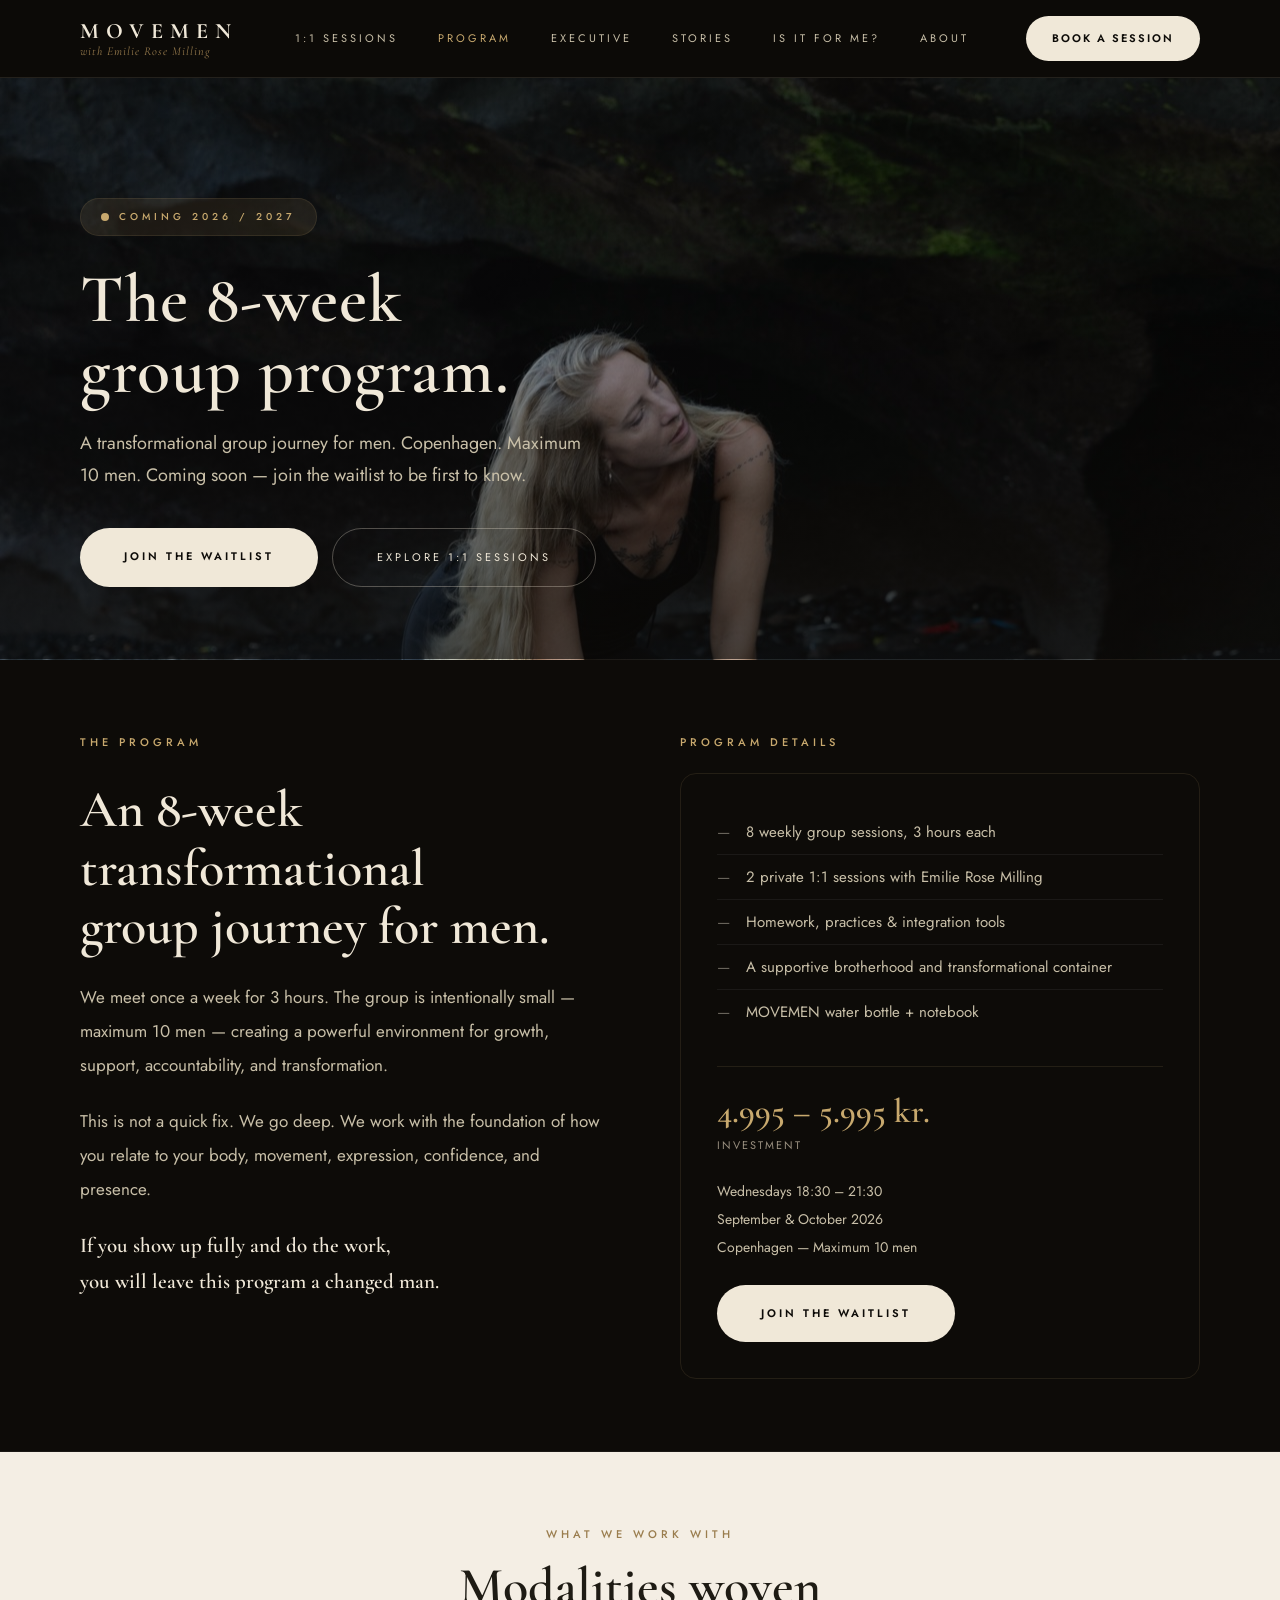
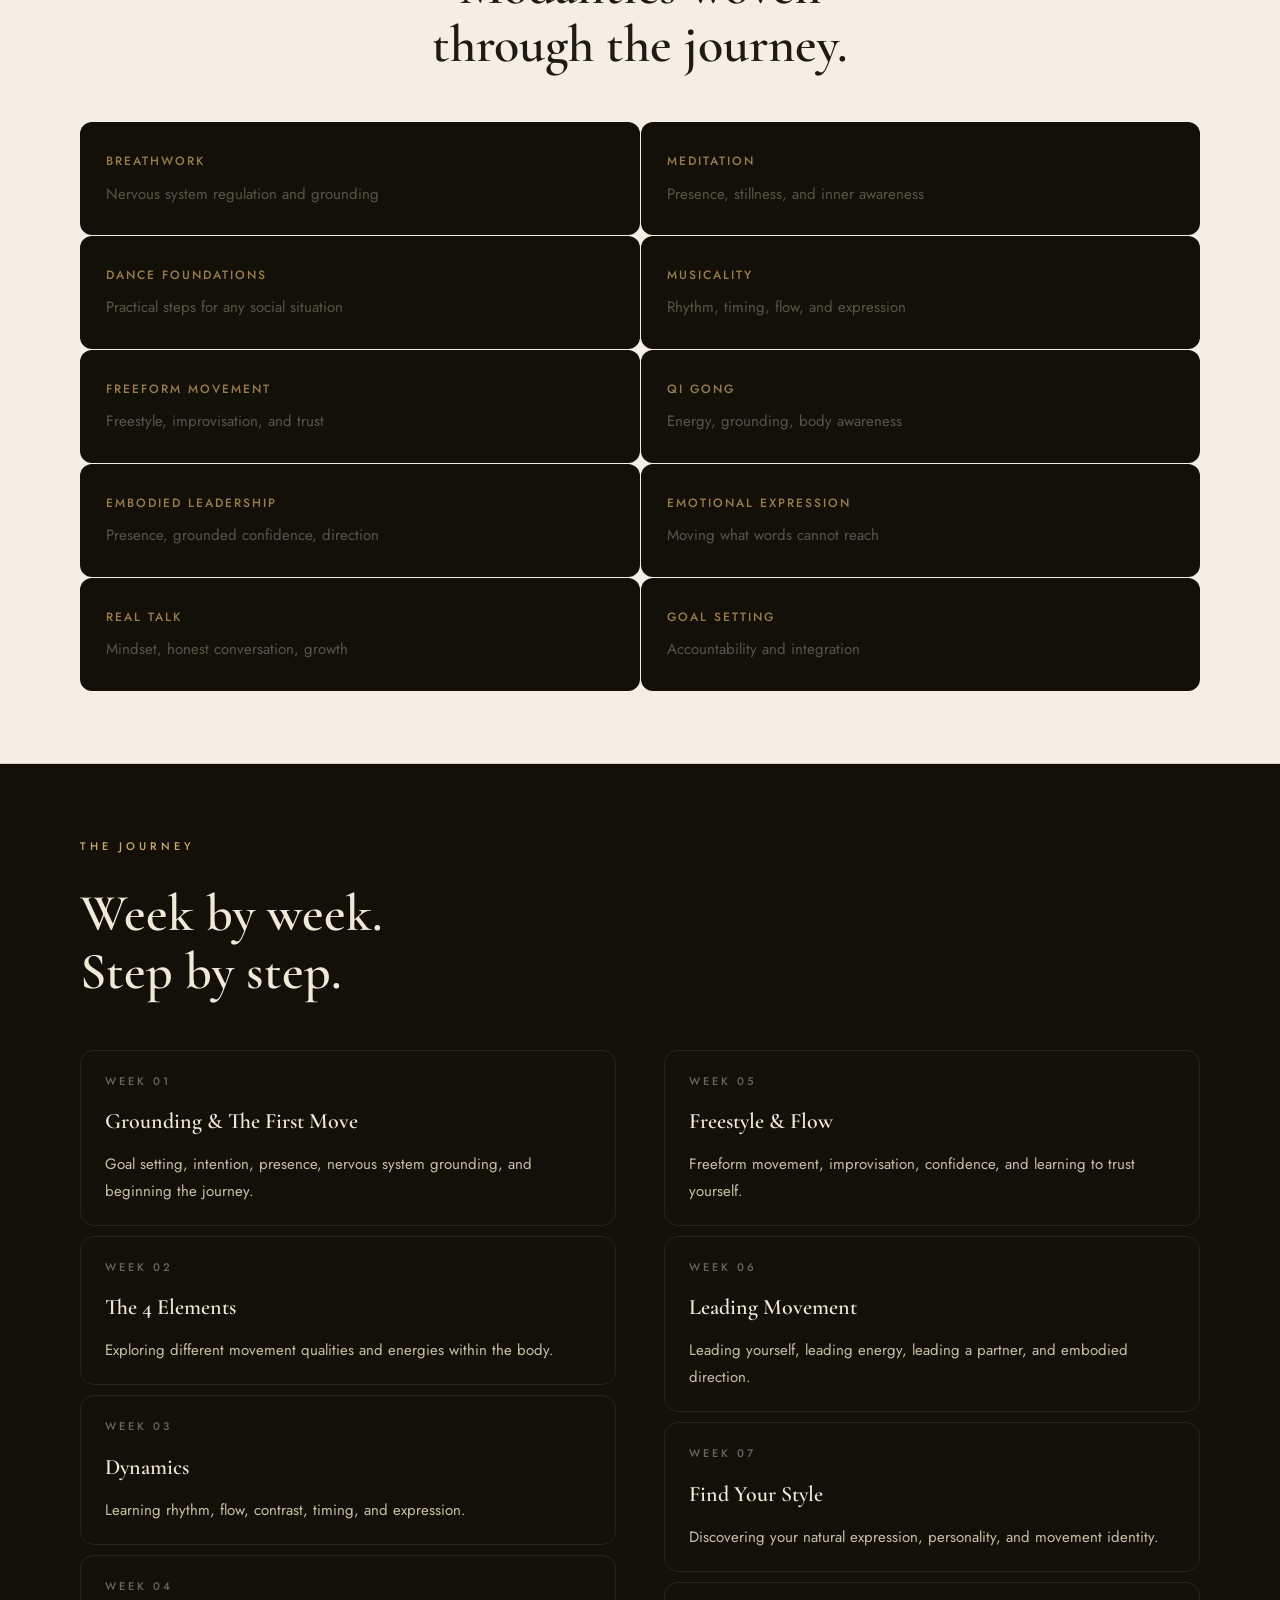
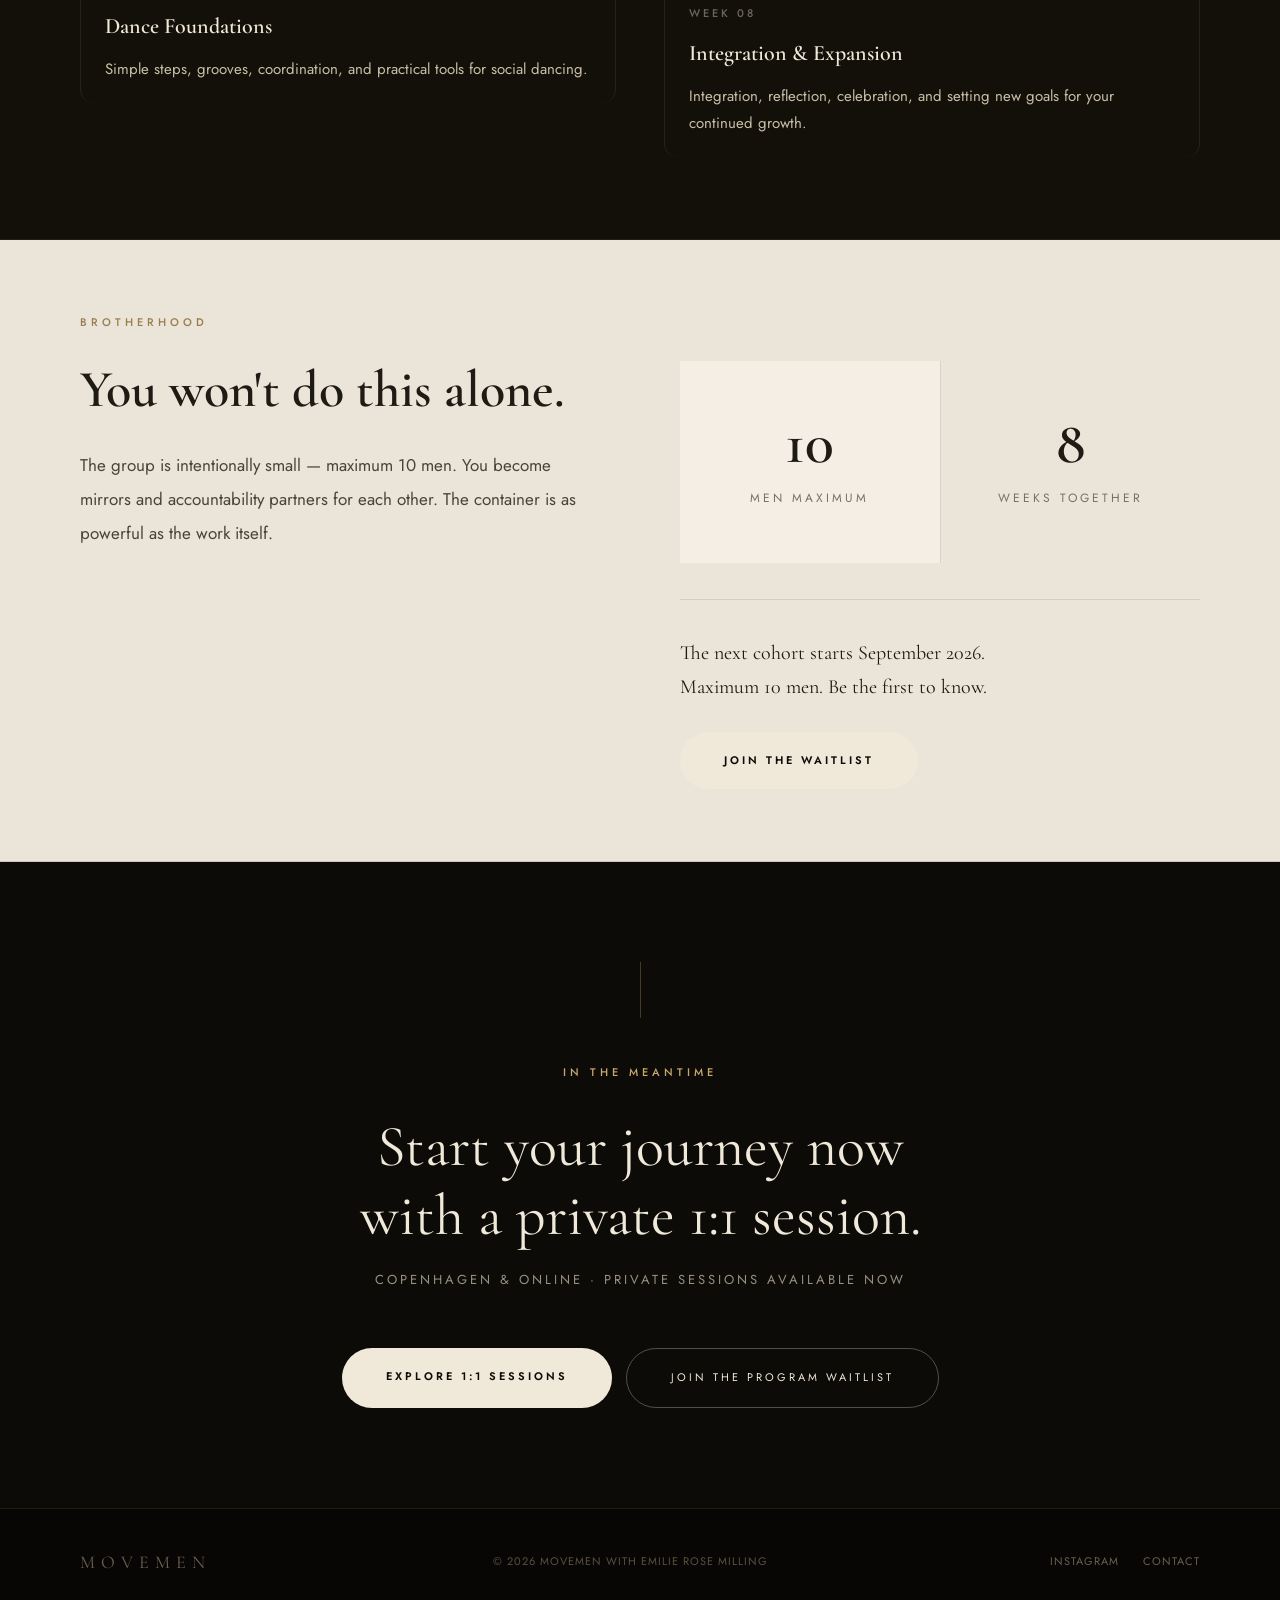
<file: program.html>
<!DOCTYPE html>
<html lang="en">
<head>
<meta charset="UTF-8">
<meta name="viewport" content="width=device-width, initial-scale=1.0">
<title>The 8-Week Program — MOVEMEN with Emilie Rose Milling</title>
<meta name="description" content="An 8-week transformational group movement journey for men in Copenhagen. Breathwork, dance, Qi Gong, nervous system work. Maximum 10 men. Coming 2026/2027.">
<meta property="og:title" content="The 8-Week Program — MOVEMEN">
<meta property="og:description" content="A transformational group journey for men. Copenhagen, 2026/2027. Maximum 10 men.">
<meta property="og:type" content="website">
<meta property="og:url" content="https://movemen.dk/program.html">
<meta property="og:image" content="https://movemen.dk/og-image.jpg">
<link rel="icon" href="favicon.svg" type="image/svg+xml">
<link rel="preconnect" href="https://fonts.googleapis.com">
<link rel="preconnect" href="https://fonts.gstatic.com" crossorigin>
<link href="https://fonts.googleapis.com/css2?family=Cormorant+Garamond:ital,wght@0,300;0,400;0,600;0,700;1,300;1,400;1,600&family=Jost:wght@200;300;400;500;600&display=swap" rel="stylesheet">
<link rel="stylesheet" href="css/style.css?v=2">
</head>
<body>

<nav>
  <div class="nav-brand">
    <a href="index.html" class="nav-logo" style="text-decoration:none">MOVEMEN</a>
    <div class="nav-logo-sub">with Emilie Rose Milling</div>
  </div>
  <div class="nav-links">
    <a href="index.html#one-to-one">1:1 Sessions</a>
    <a href="program.html" style="color:var(--gold)">Program</a>
    <a href="index.html#executive">Executive</a>
    <a href="index.html#stories">Stories</a>
    <a href="quiz.html">Is it for me?</a>
    <a href="about.html">About</a>
  </div>
  <a href="index.html#apply" class="nav-cta">Book a session</a>
  <button class="nav-hamburger" id="navHamburger" aria-label="Open menu" aria-expanded="false">
    <svg width="18" height="18" viewBox="0 0 24 24" fill="none" stroke="currentColor" stroke-width="1.5"><path d="M4 7h16M4 12h16M4 17h16"/></svg>
  </button>
</nav>

<div class="mobile-nav" id="mobileNav">
  <button class="mobile-nav-close" id="mobileNavClose" aria-label="Close menu">
    <svg width="18" height="18" viewBox="0 0 24 24" fill="none" stroke="currentColor" stroke-width="1.5"><path d="M6 6l12 12M18 6L6 18"/></svg>
  </button>
  <a href="index.html#one-to-one">1:1 Sessions</a>
  <a href="program.html">Program</a>
  <a href="index.html#executive">Executive</a>
  <a href="index.html#stories">Stories</a>
  <a href="quiz.html">Is it for me?</a>
  <a href="about.html">About</a>
  <a href="index.html#apply" class="btn-g" style="margin-top:12px">Book a session</a>
</div>

<!-- HERO -->
<div style="min-height:52vh;display:flex;flex-direction:column;align-items:flex-start;justify-content:flex-end;padding:120px 80px 72px;background-image:url(images/break-2.jpg);background-size:cover;background-position:center 40%;position:relative;overflow:hidden;border-bottom:1px solid var(--gold-d);">
  <div style="position:absolute;inset:0;background:linear-gradient(180deg,rgba(13,11,8,.5) 0%,rgba(13,11,8,.4) 40%,rgba(13,11,8,.7) 100%);"></div>
  <div style="position:relative;z-index:1;">
    <div style="display:inline-flex;align-items:center;gap:10px;background:rgba(200,169,110,.1);border:1px solid var(--gold-d);border-radius:9999px;padding:8px 20px;margin-bottom:28px;">
      <span style="display:inline-block;width:8px;height:8px;border-radius:50%;background:var(--gold);"></span>
      <span style="font-size:10px;letter-spacing:4px;text-transform:uppercase;color:var(--gold);font-weight:500;">Coming 2026 / 2027</span>
    </div>
    <div style="font-family:var(--serif);font-size:68px;font-weight:600;color:var(--white);line-height:1.05;margin-bottom:20px;letter-spacing:1px;">The 8-week<br>group program.</div>
    <p style="font-size:18px;color:#C8BFA8;max-width:520px;line-height:1.8;font-weight:400;">A transformational group journey for men. Copenhagen. Maximum 10 men. Coming soon — join the waitlist to be first to know.</p>
    <div style="display:flex;gap:14px;margin-top:36px;flex-wrap:wrap;">
      <a href="index.html#apply" class="btn-g">Join the waitlist</a>
      <a href="index.html#one-to-one" class="btn-o">Explore 1:1 sessions</a>
    </div>
  </div>
</div>

<!-- OVERVIEW -->
<section class="sec">
  <div class="two-col" style="gap:80px;align-items:start;">
    <div>
      <span class="lbl">The program</span>
      <div class="serif-lg" style="margin-bottom:24px">
        An 8-week transformational<br>group journey for men.
      </div>
      <p class="body">We meet once a week for 3 hours. The group is intentionally small — maximum 10 men — creating a powerful environment for growth, support, accountability, and transformation.</p>
      <p class="body">This is not a quick fix. We go deep. We work with the foundation of how you relate to your body, movement, expression, confidence, and presence.</p>
      <p style="font-family:var(--serif);font-size:21px;color:var(--white);line-height:1.7;margin-bottom:32px;font-weight:600;">
        If you show up fully and do the work,<br>you will leave this program a changed man.
      </p>
    </div>
    <div>
      <span class="lbl" style="margin-bottom:20px;">Program details</span>
      <div style="border:1px solid var(--gold-d);border-radius:16px;padding:36px;">
        <ul class="cl" style="margin-bottom:32px;">
          <li><span class="dash">—</span>8 weekly group sessions, 3 hours each</li>
          <li><span class="dash">—</span>2 private 1:1 sessions with Emilie Rose Milling</li>
          <li><span class="dash">—</span>Homework, practices & integration tools</li>
          <li><span class="dash">—</span>A supportive brotherhood and transformational container</li>
          <li><span class="dash">—</span>MOVEMEN water bottle + notebook</li>
        </ul>
        <div style="border-top:1px solid var(--gold-d);padding-top:28px;">
          <div style="font-family:var(--serif);font-size:34px;color:var(--gold);font-weight:600;line-height:1;margin-bottom:6px;">4.995 – 5.995 kr.</div>
          <div style="font-size:11px;letter-spacing:2px;color:var(--mid);text-transform:uppercase;margin-bottom:20px;">Investment</div>
          <p style="font-size:14px;color:#C8BFA8;line-height:2;margin-bottom:24px;">Wednesdays 18:30 – 21:30<br>September & October 2026<br>Copenhagen — Maximum 10 men</p>
          <a href="index.html#apply" class="btn-g">Join the waitlist</a>
        </div>
      </div>
    </div>
  </div>
</section>

<!-- WHAT WE WORK WITH -->
<section class="sec-lt">
  <span class="lbl-dk" style="text-align:center;display:block;margin-bottom:12px;">What we work with</span>
  <div class="serif-lg-dk" style="text-align:center;max-width:500px;margin:0 auto 48px;">Modalities woven through the journey.</div>
  <div class="wwww-grid">
    <div class="wwww-cell"><div class="wwww-t" style="color:var(--gold-dk);">Breathwork</div><div class="wwww-b" style="color:#5A5448;">Nervous system regulation and grounding</div></div>
    <div class="wwww-cell"><div class="wwww-t" style="color:var(--gold-dk);">Meditation</div><div class="wwww-b" style="color:#5A5448;">Presence, stillness, and inner awareness</div></div>
    <div class="wwww-cell"><div class="wwww-t" style="color:var(--gold-dk);">Dance foundations</div><div class="wwww-b" style="color:#5A5448;">Practical steps for any social situation</div></div>
    <div class="wwww-cell"><div class="wwww-t" style="color:var(--gold-dk);">Musicality</div><div class="wwww-b" style="color:#5A5448;">Rhythm, timing, flow, and expression</div></div>
    <div class="wwww-cell"><div class="wwww-t" style="color:var(--gold-dk);">Freeform movement</div><div class="wwww-b" style="color:#5A5448;">Freestyle, improvisation, and trust</div></div>
    <div class="wwww-cell"><div class="wwww-t" style="color:var(--gold-dk);">Qi Gong</div><div class="wwww-b" style="color:#5A5448;">Energy, grounding, body awareness</div></div>
    <div class="wwww-cell"><div class="wwww-t" style="color:var(--gold-dk);">Embodied leadership</div><div class="wwww-b" style="color:#5A5448;">Presence, grounded confidence, direction</div></div>
    <div class="wwww-cell"><div class="wwww-t" style="color:var(--gold-dk);">Emotional expression</div><div class="wwww-b" style="color:#5A5448;">Moving what words cannot reach</div></div>
    <div class="wwww-cell"><div class="wwww-t" style="color:var(--gold-dk);">Real talk</div><div class="wwww-b" style="color:#5A5448;">Mindset, honest conversation, growth</div></div>
    <div class="wwww-cell"><div class="wwww-t" style="color:var(--gold-dk);">Goal setting</div><div class="wwww-b" style="color:#5A5448;">Accountability and integration</div></div>
  </div>
</section>

<!-- WEEK BY WEEK -->
<section class="sec-off">
  <span class="lbl">The journey</span>
  <div class="serif-lg" style="max-width:400px;margin-bottom:48px">
    Week by week.<br>Step by step.
  </div>
  <div style="display:grid;grid-template-columns:1fr 1fr;gap:0 48px;">
    <div>
      <div class="week"><div class="wk-n">Week 01</div><div class="wk-t">Grounding & The First Move</div><div class="wk-d">Goal setting, intention, presence, nervous system grounding, and beginning the journey.</div></div>
      <div class="week"><div class="wk-n">Week 02</div><div class="wk-t">The 4 Elements</div><div class="wk-d">Exploring different movement qualities and energies within the body.</div></div>
      <div class="week"><div class="wk-n">Week 03</div><div class="wk-t">Dynamics</div><div class="wk-d">Learning rhythm, flow, contrast, timing, and expression.</div></div>
      <div class="week"><div class="wk-n">Week 04</div><div class="wk-t">Dance Foundations</div><div class="wk-d">Simple steps, grooves, coordination, and practical tools for social dancing.</div></div>
    </div>
    <div>
      <div class="week"><div class="wk-n">Week 05</div><div class="wk-t">Freestyle & Flow</div><div class="wk-d">Freeform movement, improvisation, confidence, and learning to trust yourself.</div></div>
      <div class="week"><div class="wk-n">Week 06</div><div class="wk-t">Leading Movement</div><div class="wk-d">Leading yourself, leading energy, leading a partner, and embodied direction.</div></div>
      <div class="week"><div class="wk-n">Week 07</div><div class="wk-t">Find Your Style</div><div class="wk-d">Discovering your natural expression, personality, and movement identity.</div></div>
      <div class="week"><div class="wk-n">Week 08</div><div class="wk-t">Integration & Expansion</div><div class="wk-d">Integration, reflection, celebration, and setting new goals for your continued growth.</div></div>
    </div>
  </div>
</section>

<!-- BROTHERHOOD -->
<section class="sec-lt2">
  <span class="lbl-dk">Brotherhood</span>
  <div class="two-col">
    <div>
      <div class="serif-lg-dk" style="margin-bottom:28px">
        You won't do this alone.
      </div>
      <p class="body-dk">The group is intentionally small — maximum 10 men. You become mirrors and accountability partners for each other. The container is as powerful as the work itself.</p>
    </div>
    <div>
      <div class="bro-stats">
        <div class="bro-stat"><div class="bro-n">10</div><div class="bro-l">Men maximum</div></div>
        <div class="bro-stat"><div class="bro-n">8</div><div class="bro-l">Weeks together</div></div>
      </div>
      <div style="margin-top:36px;padding-top:36px;border-top:1px solid rgba(0,0,0,.1)">
        <p style="font-family:var(--serif);font-size:20px;color:var(--dark);line-height:1.7;margin-bottom:28px;font-weight:400">The next cohort starts September 2026.<br>Maximum 10 men. Be the first to know.</p>
        <a href="index.html#apply" class="btn-g">Join the waitlist</a>
      </div>
    </div>
  </div>
</section>

<!-- FINAL CTA -->
<section class="final">
  <div class="final-rule"></div>
  <span class="lbl" style="text-align:center;display:block;margin-bottom:28px;">In the meantime</span>
  <div class="final-h">Start your journey now<br>with a private 1:1 session.</div>
  <p class="final-sub">Copenhagen & Online · Private sessions available now</p>
  <div style="display:flex;gap:14px;justify-content:center;flex-wrap:wrap;">
    <a href="index.html#one-to-one" class="btn-g">Explore 1:1 sessions</a>
    <a href="index.html#apply" class="btn-o">Join the program waitlist</a>
  </div>
</section>

<footer>
  <div class="footer-logo">MOVEMEN</div>
  <div class="footer-copy">© 2026 MOVEMEN with Emilie Rose Milling</div>
  <div class="footer-links">
    <a href="https://instagram.com" target="_blank">Instagram</a>
    <a href="mailto:hello@movemen.dk">Contact</a>
  </div>
</footer>

<script src="js/main.js"></script>
</body>
</html>
</file>
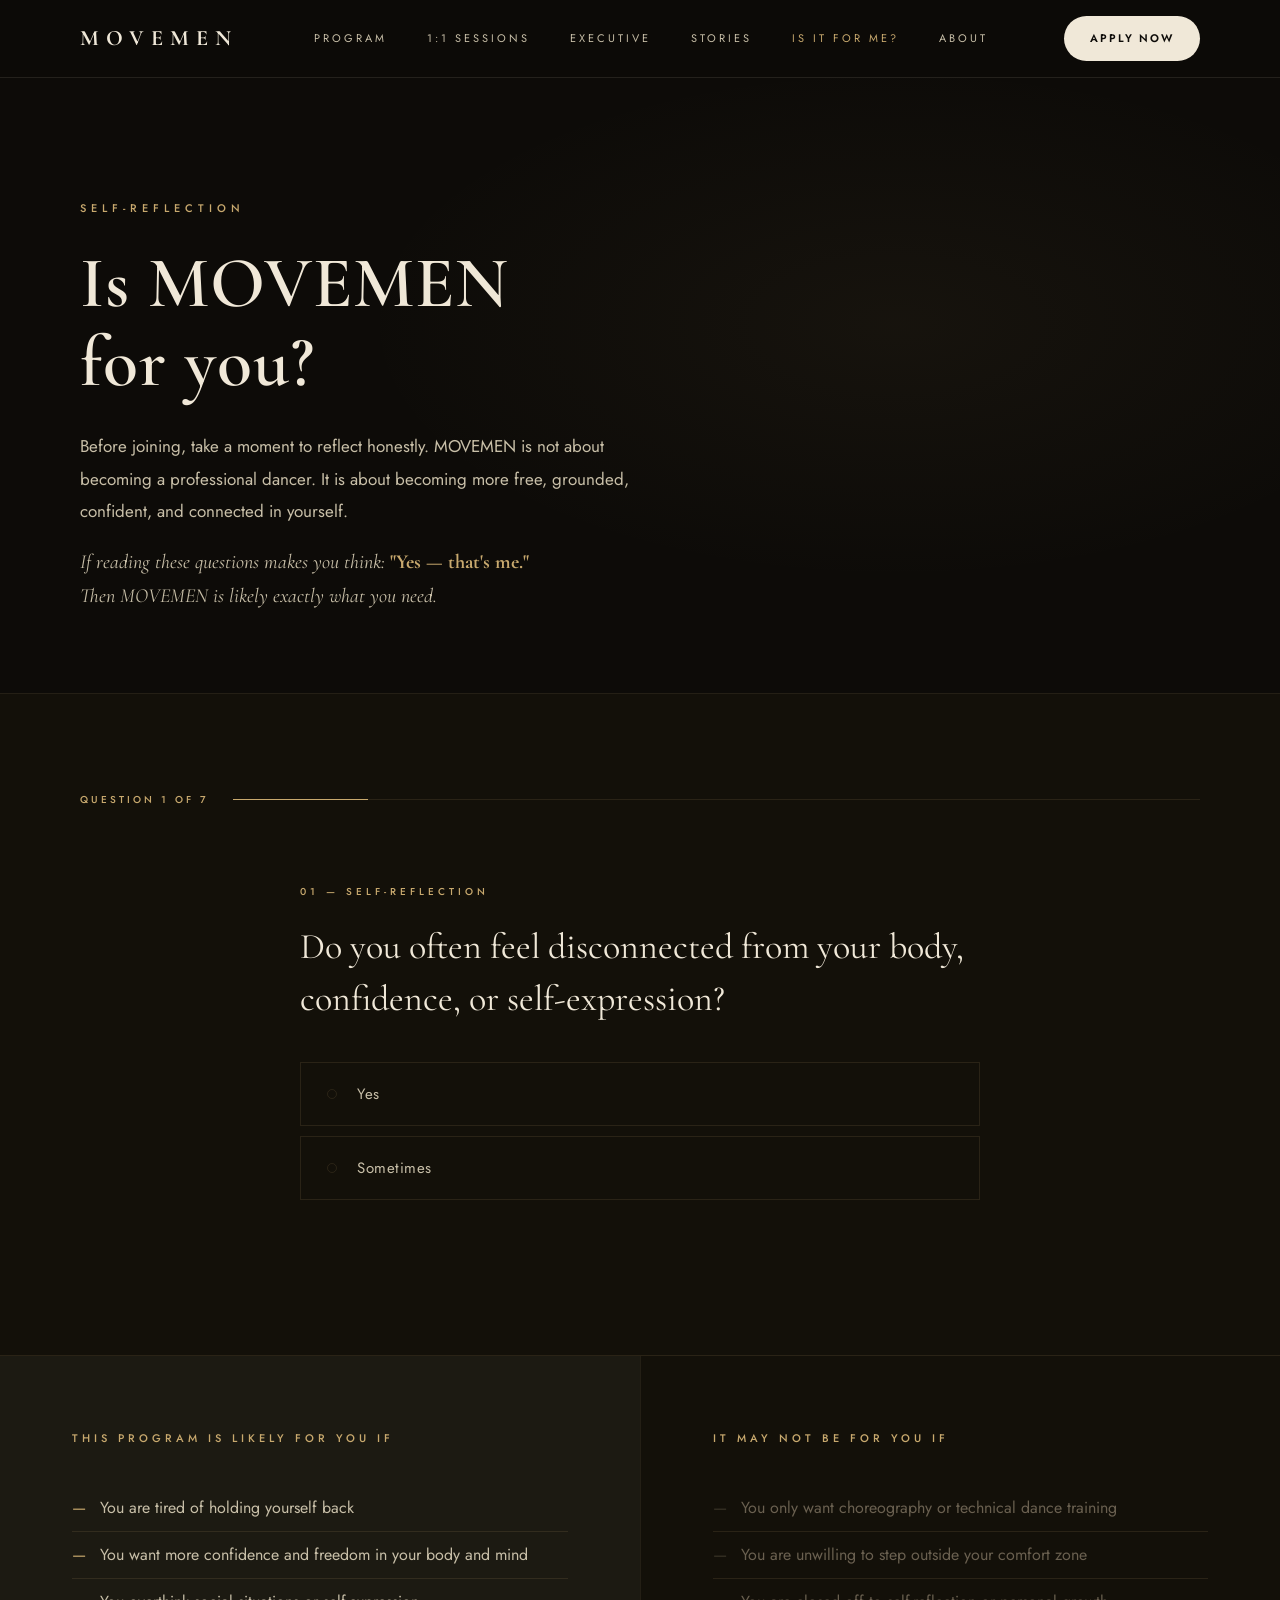
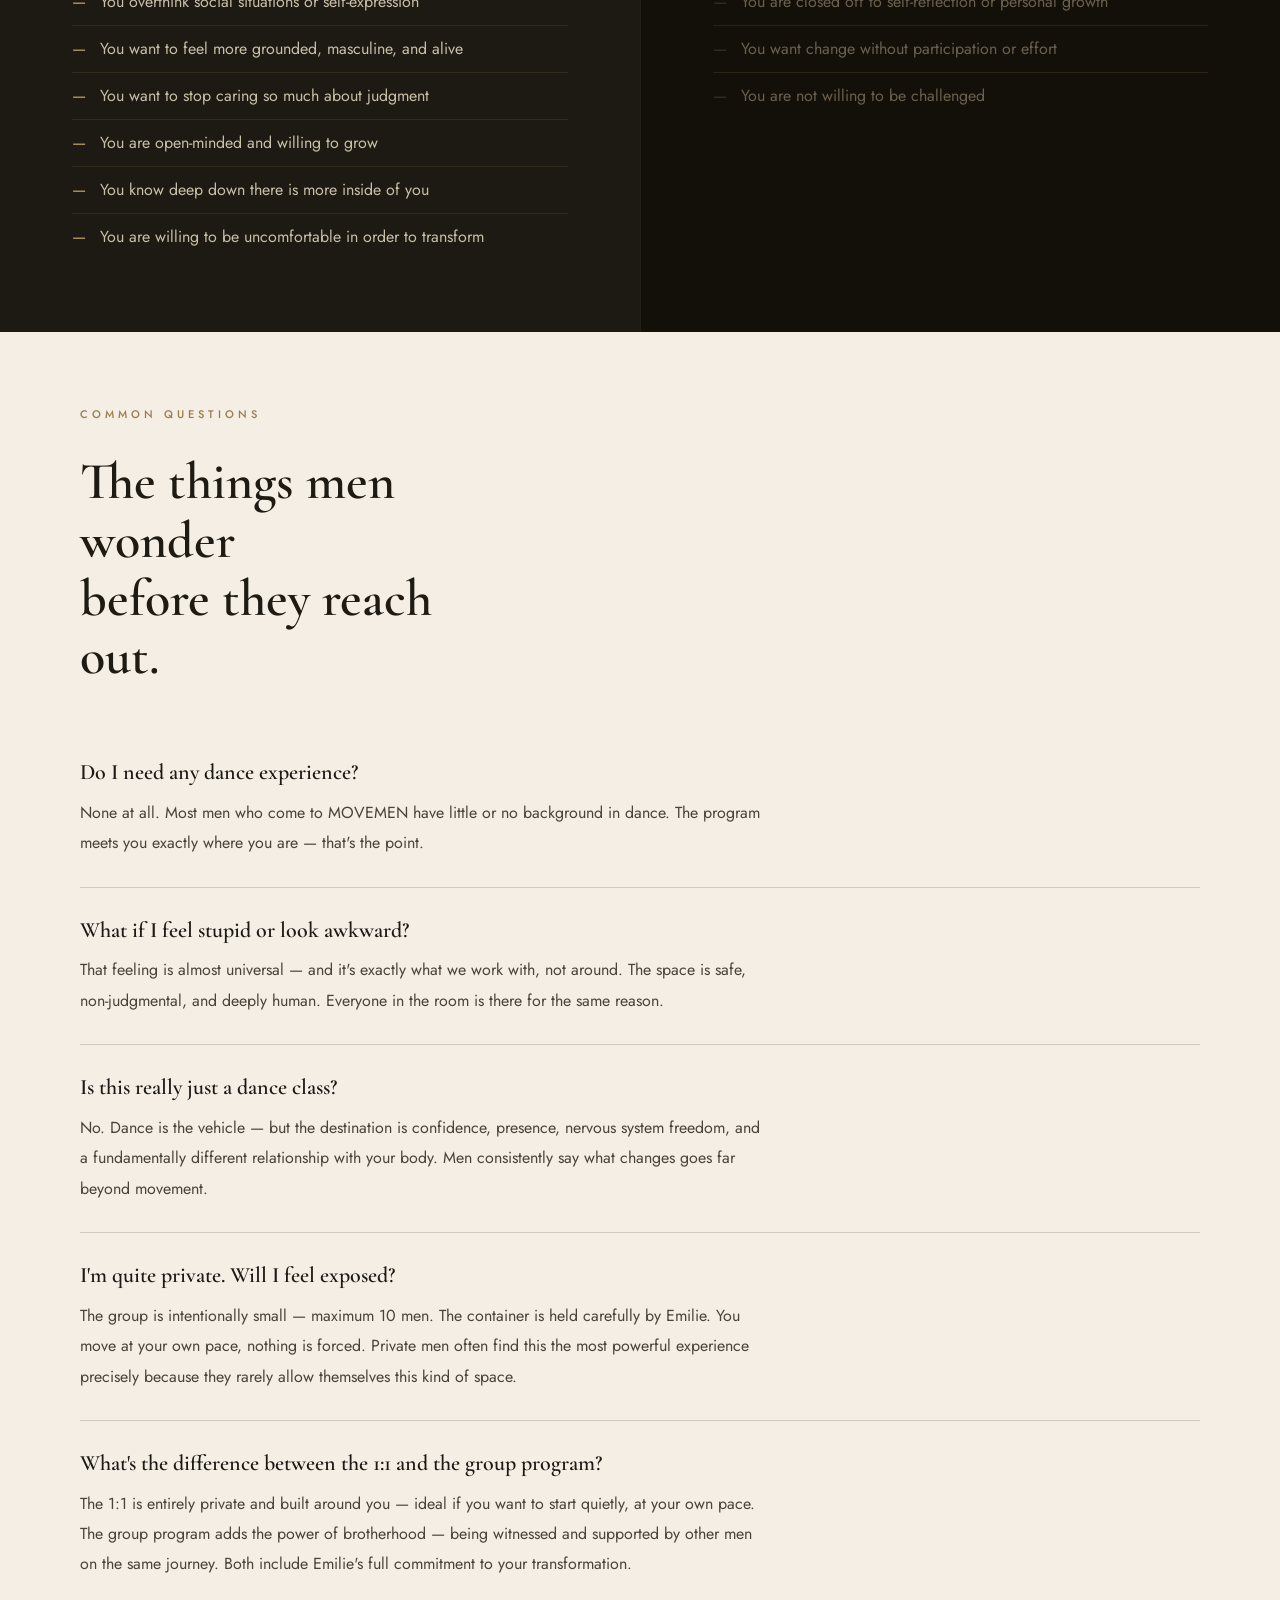
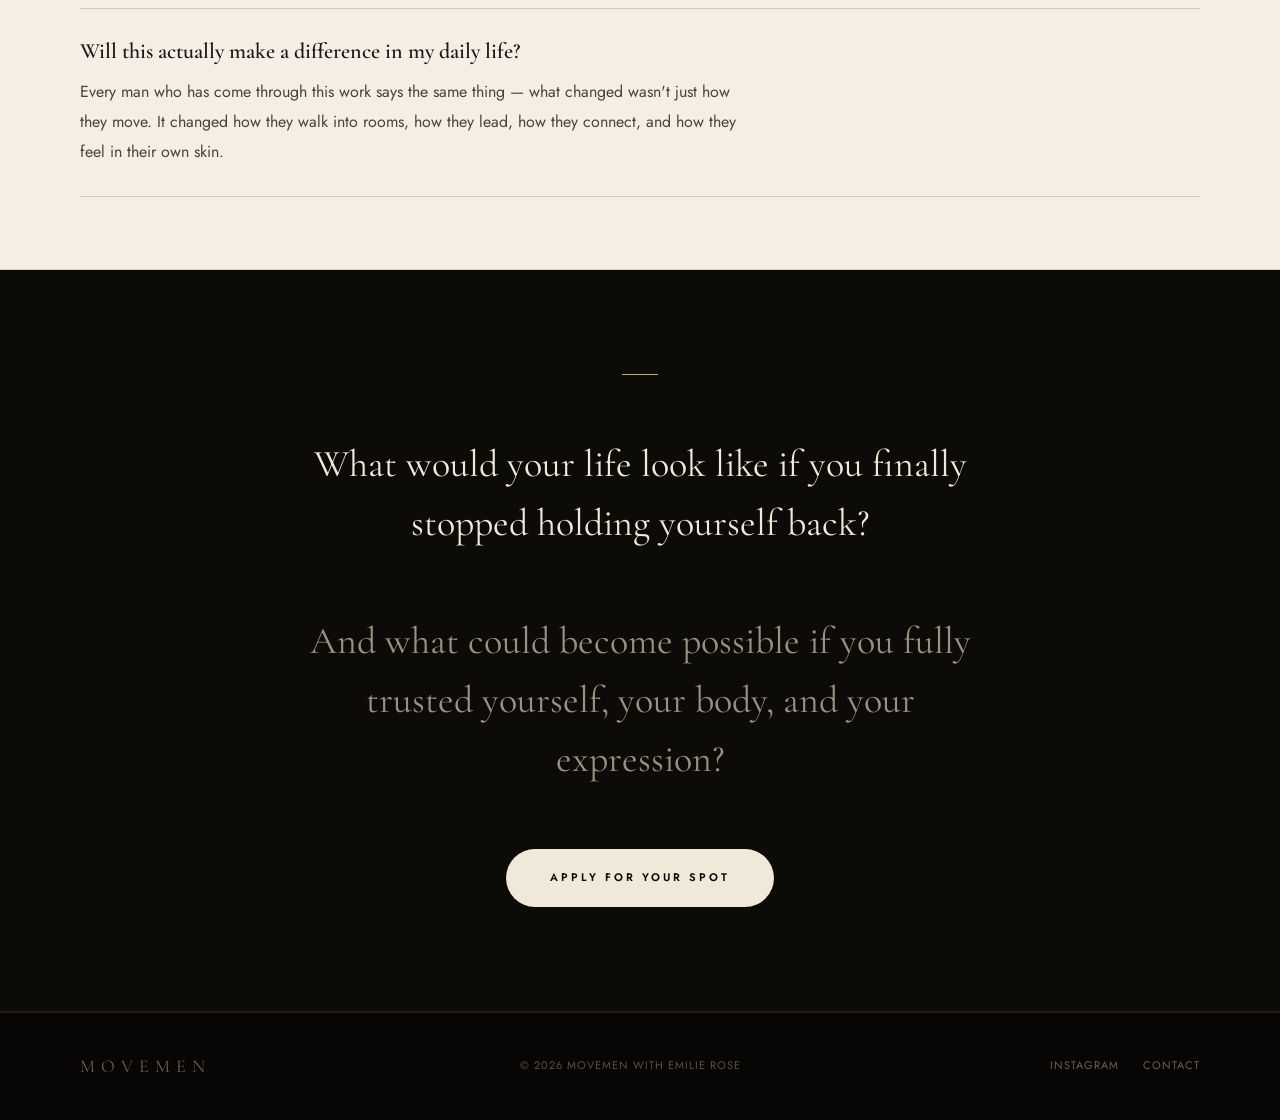
<file: quiz.html>
<!DOCTYPE html>
<html lang="en">
<head>
<meta charset="UTF-8">
<meta name="viewport" content="width=device-width, initial-scale=1.0">
<title>Is MOVEMEN For You? — Self-Reflection Questionnaire</title>
<meta name="description" content="Take a moment to reflect honestly. This short questionnaire helps you understand whether MOVEMEN is the right step for you right now.">
<meta property="og:title" content="Is MOVEMEN For You?">
<meta property="og:description" content="A short self-reflection questionnaire. If reading these questions makes you think: 'Yes — that's me.' Then MOVEMEN is likely exactly what you need.">
<meta property="og:type" content="website">
<meta property="og:url" content="https://movemen.dk/quiz.html">
<meta property="og:image" content="https://movemen.dk/og-image.jpg">
<meta name="twitter:card" content="summary_large_image">
<link rel="icon" href="favicon.svg" type="image/svg+xml">
<link rel="preconnect" href="https://fonts.googleapis.com">
<link rel="preconnect" href="https://fonts.gstatic.com" crossorigin>
<link href="https://fonts.googleapis.com/css2?family=Cormorant+Garamond:ital,wght@0,300;0,400;0,600;0,700;1,300;1,400;1,600&family=Jost:wght@200;300;400;500;600&display=swap" rel="stylesheet">
<link rel="stylesheet" href="css/style.css?v=2">
<style>
.qhero {
  min-height: 62vh; display: flex; flex-direction: column;
  align-items: flex-start; justify-content: flex-end;
  padding: 120px 80px 80px; background: var(--black);
  border-bottom: 1px solid var(--gold-d); position: relative; overflow: hidden;
}
.qhero::before {
  content: ''; position: absolute; inset: 0;
  background: radial-gradient(ellipse 60% 60% at 70% 40%, rgba(200,169,110,.05) 0%, transparent 70%);
  pointer-events: none;
}
.qhero-ey { font-size: 11px; letter-spacing: 5px; color: var(--gold); text-transform: uppercase; margin-bottom: 24px; font-weight: 500; }
.qhero-h { font-family: var(--serif); font-size: 72px; font-weight: 600; color: var(--white); line-height: 1.1; margin-bottom: 28px; letter-spacing: 1px; max-width: 700px; }
.qhero-b { font-size: 17px; color: #C8BFA8; line-height: 1.9; max-width: 580px; font-weight: 400; margin-bottom: 18px; }
.qhero-it { font-family: var(--serif); font-size: 20px; color: #C8BFA8; font-style: italic; font-weight: 400; line-height: 1.7; max-width: 560px; }

/* Quiz area */
.quiz-wrap {
  background: var(--black2); padding: 96px 80px; border-bottom: 1px solid var(--gold-d);
}

/* Progress */
.quiz-prog { display: flex; align-items: center; gap: 24px; margin-bottom: 72px; }
.quiz-prog-bar { flex: 1; height: 1px; background: var(--gold-d); position: relative; }
.quiz-prog-fill { position: absolute; top: 0; left: 0; height: 100%; background: var(--gold); transition: width .4s ease; }
.quiz-prog-lbl { font-size: 10px; letter-spacing: 3px; color: var(--gold); text-transform: uppercase; font-weight: 500; white-space: nowrap; }

/* Cards */
.qcard { max-width: 680px; margin: 0 auto; display: none; }
.qcard.active { display: block; animation: qfade .4s ease; }
@keyframes qfade { from { opacity:0; transform:translateY(14px); } to { opacity:1; transform:translateY(0); } }

.qcard-num { font-size: 10px; letter-spacing: 4px; color: var(--gold); text-transform: uppercase; margin-bottom: 20px; font-weight: 500; }
.qcard-q { font-family: var(--serif); font-size: 36px; color: var(--white); font-weight: 400; line-height: 1.45; margin-bottom: 16px; }
.qcard-sub { font-size: 13px; color: #7A7060; line-height: 2.1; margin-bottom: 36px; padding: 0; list-style: none; }
.qcard-sub li::before { content: '— '; color: var(--gold); }

.q-opts { display: flex; flex-direction: column; gap: 10px; margin-top: 36px; }
.q-opt {
  display: flex; align-items: center; gap: 20px;
  padding: 20px 26px; border: 1px solid var(--gold-d);
  background: transparent; cursor: pointer;
  font-family: var(--sans); font-size: 15px; color: #C8BFA8; font-weight: 400;
  letter-spacing: .5px; text-align: left; width: 100%;
  transition: border-color .2s, background .2s, color .2s;
}
.q-opt:hover { border-color: var(--gold-m); background: rgba(200,169,110,.04); color: var(--white); }
.q-opt.sel { border-color: var(--gold); background: rgba(200,169,110,.07); color: var(--white); }
.q-dot { width: 10px; height: 10px; border: 1px solid var(--gold-d); border-radius: 50%; flex-shrink: 0; transition: background .2s, border-color .2s; }
.q-opt.sel .q-dot { background: var(--gold); border-color: var(--gold); }

/* Nav */
.quiz-nav { max-width: 680px; margin: 44px auto 0; display: flex; justify-content: flex-start; }
.quiz-back-btn {
  font-size: 10px; letter-spacing: 3px; color: #4A4438; text-transform: uppercase;
  cursor: pointer; font-weight: 500; background: none; border: none; padding: 0;
  transition: color .2s; font-family: var(--sans);
}
.quiz-back-btn:hover { color: var(--gold); }

/* Result */
.quiz-result { display: none; max-width: 680px; margin: 0 auto; text-align: center; }
.quiz-result.show { display: block; animation: qfade .6s ease; }
.qr-sym { font-family: var(--serif); font-size: 80px; color: var(--gold); line-height: 1; margin-bottom: 36px; font-weight: 300; }
.qr-title { font-family: var(--serif); font-size: 52px; color: var(--white); font-weight: 600; line-height: 1.2; margin-bottom: 28px; }
.qr-rule { width: 48px; height: 1px; background: var(--gold); margin: 0 auto 32px; }
.qr-body { font-size: 17px; color: #C8BFA8; line-height: 1.9; max-width: 520px; margin: 0 auto 44px; font-weight: 400; }
.qr-ctas { display: flex; gap: 14px; justify-content: center; flex-wrap: wrap; }

/* Fit sections */
.fit-row {
  display: grid; grid-template-columns: 1fr 1fr;
  gap: 1px; background: var(--gold-d);
}
.fit-col { padding: 72px; background: var(--black2); }
.fit-col-yes { background: var(--black3); }
.fit-col h3 { font-size: 11px; letter-spacing: 4px; text-transform: uppercase; color: var(--gold); margin-bottom: 36px; font-weight: 500; }
.fit-ul { list-style: none; padding: 0; margin: 0; }
.fit-ul li {
  font-size: 16px; color: #C8BFA8; line-height: 1; padding: 15px 0;
  border-bottom: 1px solid var(--gold-d); font-weight: 400;
  display: flex; align-items: flex-start; gap: 14px;
}
.fit-ul li:last-child { border-bottom: none; }
.fit-ul li::before { content: '—'; color: var(--gold); flex-shrink: 0; }
.fit-ul-no li { color: #6A6050; }
.fit-ul-no li::before { color: #3A3428; }

/* Final reflection */
.qreflect {
  background: var(--black); padding: 104px 80px;
  text-align: center; border-bottom: 1px solid var(--gold-d);
}
.qreflect-rule { width: 36px; height: 1px; background: var(--gold); margin: 0 auto 60px; }
.qreflect-q {
  font-family: var(--serif); font-size: 38px; color: var(--white);
  font-weight: 400; line-height: 1.55; max-width: 680px; margin: 0 auto 60px;
}
.qreflect-q2 { color: #9A9080; }
.qreflect-cta { margin-top: 60px; }

@media (max-width: 900px) {
  .qhero { padding: 100px 28px 64px; }
  .qhero-h { font-size: 44px; }
  .quiz-wrap { padding: 64px 28px; }
  .qcard-q { font-size: 26px; }
  .fit-row { grid-template-columns: 1fr; }
  .fit-col { padding: 40px 28px; }
  .qreflect { padding: 64px 28px; }
  .qreflect-q { font-size: 26px; }
}

/* FAQ override — forces correct colours regardless of cache */
.fq {
  padding: 28px 0 !important;
  background: none !important;
  border: none !important;
  border-bottom: 1px solid #D0C8BC !important;
  border-radius: 0 !important;
  margin-bottom: 0 !important;
}
.fq:first-of-type { border-top: 1px solid #D0C8BC !important; }
.fq-q {
  font-family: 'Cormorant Garamond', serif !important;
  font-size: 22px !important;
  color: #1C1916 !important;
  font-weight: 600 !important;
  margin-bottom: 10px !important;
  line-height: 1.35 !important;
  opacity: 1 !important;
}
.fq-a {
  font-size: 16px !important;
  color: #4A4438 !important;
  line-height: 1.9 !important;
  font-weight: 400 !important;
  opacity: 1 !important;
}
</style>
</head>
<body>

<nav>
  <a href="index.html" class="nav-logo">MOVEMEN</a>
  <div class="nav-links">
    <a href="index.html#program">Program</a>
    <a href="index.html#one-to-one">1:1 Sessions</a>
    <a href="index.html#executive">Executive</a>
    <a href="index.html#stories">Stories</a>
    <a href="quiz.html" style="color:var(--gold)">Is it for me?</a>
    <a href="about.html">About</a>
  </div>
  <a href="index.html#apply" class="nav-cta">Apply now</a>
</nav>

<!-- HERO -->
<div class="qhero">
  <div class="qhero-ey">Self-reflection</div>
  <div class="qhero-h">Is MOVEMEN<br>for you?</div>
  <p class="qhero-b">Before joining, take a moment to reflect honestly. MOVEMEN is not about becoming a professional dancer. It is about becoming more free, grounded, confident, and connected in yourself.</p>
  <p class="qhero-it">If reading these questions makes you think: <strong style="font-style:normal;color:var(--gold)">"Yes — that's me."</strong><br>Then MOVEMEN is likely exactly what you need.</p>
</div>

<!-- QUESTIONNAIRE -->
<div class="quiz-wrap" id="quizWrap">

  <div class="quiz-prog" id="quizProg">
    <div class="quiz-prog-lbl" id="progLbl">Question 1 of 7</div>
    <div class="quiz-prog-bar"><div class="quiz-prog-fill" id="progFill" style="width:14%"></div></div>
  </div>

  <div id="quizCards">

    <div class="qcard active" data-i="0">
      <div class="qcard-num">01 — Self-reflection</div>
      <div class="qcard-q">Do you often feel disconnected from your body, confidence, or self-expression?</div>
      <div class="q-opts">
        <button class="q-opt" data-v="yes"><span class="q-dot"></span>Yes</button>
        <button class="q-opt" data-v="sometimes"><span class="q-dot"></span>Sometimes</button>
      </div>
    </div>

    <div class="qcard" data-i="1">
      <div class="qcard-num">02 — Self-reflection</div>
      <div class="qcard-q">Do you overthink movement, dancing, social situations, or how others perceive you?</div>
      <div class="q-opts">
        <button class="q-opt" data-v="yes"><span class="q-dot"></span>Yes</button>
        <button class="q-opt" data-v="sometimes"><span class="q-dot"></span>Sometimes</button>
      </div>
    </div>

    <div class="qcard" data-i="2">
      <div class="qcard-num">03 — Self-reflection</div>
      <div class="qcard-q">Do you find it difficult to fully relax, express yourself, or be fully seen around others?</div>
      <div class="q-opts">
        <button class="q-opt" data-v="yes"><span class="q-dot"></span>Yes</button>
        <button class="q-opt" data-v="sometimes"><span class="q-dot"></span>Sometimes</button>
      </div>
    </div>

    <div class="qcard" data-i="3">
      <div class="qcard-num">04 — Self-reflection</div>
      <div class="qcard-q">Have you avoided dancing, movement, or social experiences because of insecurity or self-consciousness?</div>
      <div class="q-opts">
        <button class="q-opt" data-v="yes"><span class="q-dot"></span>Yes</button>
        <button class="q-opt" data-v="sometimes"><span class="q-dot"></span>Sometimes</button>
      </div>
    </div>

    <div class="qcard" data-i="4">
      <div class="qcard-num">05 — Self-reflection</div>
      <div class="qcard-q">Do you carry stress, pressure, tension, or emotional weight in your body?</div>
      <div class="q-opts">
        <button class="q-opt" data-v="yes"><span class="q-dot"></span>Yes</button>
        <button class="q-opt" data-v="sometimes"><span class="q-dot"></span>Sometimes</button>
      </div>
    </div>

    <div class="qcard" data-i="5">
      <div class="qcard-num">06 — What you want</div>
      <div class="qcard-q">Do you want to feel more confident, free, grounded, and alive in yourself?</div>
      <div class="q-opts">
        <button class="q-opt" data-v="yes"><span class="q-dot"></span>Yes</button>
      </div>
    </div>

    <div class="qcard" data-i="6">
      <div class="qcard-num">07 — Readiness</div>
      <div class="qcard-q">Are you open to this kind of work?</div>
      <ul class="qcard-sub">
        <li>Movement and dance</li>
        <li>Nervous system regulation</li>
        <li>Emotional growth and self-reflection</li>
        <li>Brotherhood and support</li>
        <li>Stepping outside your comfort zone</li>
        <li>Being challenged in healthy ways</li>
      </ul>
      <div class="q-opts">
        <button class="q-opt" data-v="yes"><span class="q-dot"></span>Yes</button>
        <button class="q-opt" data-v="ready"><span class="q-dot"></span>I am ready for that</button>
      </div>
    </div>

  </div>

  <div class="quiz-nav" id="quizNav">
    <button class="quiz-back-btn" id="backBtn" onclick="goBack()" style="visibility:hidden">← Back</button>
  </div>

  <div class="quiz-result" id="quizResult">
    <div class="qr-sym">✦</div>
    <div class="qr-title" id="rTitle">MOVEMEN is for you.</div>
    <div class="qr-rule"></div>
    <p class="qr-body" id="rBody"></p>
    <div class="qr-ctas">
      <a href="index.html#apply" class="btn-g">Apply for your spot</a>
      <a href="index.html#one-to-one" class="btn-o">Explore 1:1 sessions</a>
    </div>
  </div>

</div>

<!-- FOR YOU / NOT FOR YOU -->
<div class="fit-row">
  <div class="fit-col fit-col-yes">
    <h3>This program is likely for you if</h3>
    <ul class="fit-ul">
      <li>You are tired of holding yourself back</li>
      <li>You want more confidence and freedom in your body and mind</li>
      <li>You overthink social situations or self-expression</li>
      <li>You want to feel more grounded, masculine, and alive</li>
      <li>You want to stop caring so much about judgment</li>
      <li>You are open-minded and willing to grow</li>
      <li>You know deep down there is more inside of you</li>
      <li>You are willing to be uncomfortable in order to transform</li>
    </ul>
  </div>
  <div class="fit-col">
    <h3>It may not be for you if</h3>
    <ul class="fit-ul fit-ul-no">
      <li>You only want choreography or technical dance training</li>
      <li>You are unwilling to step outside your comfort zone</li>
      <li>You are closed off to self-reflection or personal growth</li>
      <li>You want change without participation or effort</li>
      <li>You are not willing to be challenged</li>
    </ul>
  </div>
</div>

<!-- FINAL REFLECTION -->
<!-- FAQ -->
<section class="sec-lt" style="padding:72px 80px;">
  <span class="lbl-dk">Common questions</span>
  <div class="serif-lg-dk" style="max-width:440px;margin-bottom:44px">
    The things men wonder<br>before they reach out.
  </div>
  <div class="fq"><div class="fq-q">Do I need any dance experience?</div><div class="fq-a">None at all. Most men who come to MOVEMEN have little or no background in dance. The program meets you exactly where you are — that's the point.</div></div>
  <div class="fq"><div class="fq-q">What if I feel stupid or look awkward?</div><div class="fq-a">That feeling is almost universal — and it's exactly what we work with, not around. The space is safe, non-judgmental, and deeply human. Everyone in the room is there for the same reason.</div></div>
  <div class="fq"><div class="fq-q">Is this really just a dance class?</div><div class="fq-a">No. Dance is the vehicle — but the destination is confidence, presence, nervous system freedom, and a fundamentally different relationship with your body. Men consistently say what changes goes far beyond movement.</div></div>
  <div class="fq"><div class="fq-q">I'm quite private. Will I feel exposed?</div><div class="fq-a">The group is intentionally small — maximum 10 men. The container is held carefully by Emilie. You move at your own pace, nothing is forced. Private men often find this the most powerful experience precisely because they rarely allow themselves this kind of space.</div></div>
  <div class="fq"><div class="fq-q">What's the difference between the 1:1 and the group program?</div><div class="fq-a">The 1:1 is entirely private and built around you — ideal if you want to start quietly, at your own pace. The group program adds the power of brotherhood — being witnessed and supported by other men on the same journey. Both include Emilie's full commitment to your transformation.</div></div>
  <div class="fq"><div class="fq-q">Will this actually make a difference in my daily life?</div><div class="fq-a">Every man who has come through this work says the same thing — what changed wasn't just how they move. It changed how they walk into rooms, how they lead, how they connect, and how they feel in their own skin.</div></div>
</section>

<div class="qreflect">
  <div class="qreflect-rule"></div>
  <p class="qreflect-q">What would your life look like if you finally stopped holding yourself back?</p>
  <p class="qreflect-q qreflect-q2">And what could become possible if you fully trusted yourself, your body, and your expression?</p>
  <div class="qreflect-cta">
    <a href="index.html#apply" class="btn-g">Apply for your spot</a>
  </div>
</div>

<footer>
  <div class="footer-logo">MOVEMEN</div>
  <div class="footer-copy">© 2026 MOVEMEN with Emilie Rose</div>
  <div class="footer-links">
    <a href="https://instagram.com" target="_blank">Instagram</a>
    <a href="mailto:hello@movemen.dk">Contact</a>
  </div>
</footer>

<script>
(function () {
  const answers = new Array(7).fill(null);
  const cards = document.querySelectorAll('.qcard');
  const total = cards.length;
  let cur = 0;

  function renderProgress() {
    const pct = Math.round(((cur + 1) / total) * 100);
    document.getElementById('progFill').style.width = pct + '%';
    document.getElementById('progLbl').textContent = 'Question ' + (cur + 1) + ' of ' + total;
    document.getElementById('backBtn').style.visibility = cur > 0 ? 'visible' : 'hidden';
  }

  function showCard(index) {
    cards.forEach(function (c, i) { c.classList.toggle('active', i === index); });
    const opts = cards[index].querySelectorAll('.q-opt');
    opts.forEach(function (o) { o.classList.toggle('sel', answers[index] === o.dataset.v); });
    renderProgress();
  }

  function showResult() {
    document.getElementById('quizCards').style.display = 'none';
    document.getElementById('quizProg').style.display = 'none';
    document.getElementById('quizNav').style.display = 'none';

    const yesCount = answers.filter(function (a) { return a === 'yes'; }).length;
    var title, body;

    if (yesCount >= 5) {
      title = 'MOVEMEN is for you.';
      body = 'Your reflections are clear. You are exactly the kind of man this work is designed for. You feel it, you want change, and you are ready — even if it doesn\'t fully feel that way yet. The only step left is saying yes to yourself.';
    } else {
      title = 'MOVEMEN is likely for you.';
      body = 'Your reflections show that you are open to growth, connection, and real change — and that is exactly where transformation begins. Reach out, and we can explore together whether this is the right step for you right now.';
    }

    document.getElementById('rTitle').textContent = title;
    document.getElementById('rBody').textContent = body;

    var resultEl = document.getElementById('quizResult');
    resultEl.classList.add('show');
    setTimeout(function () {
      resultEl.scrollIntoView({ behavior: 'smooth', block: 'center' });
    }, 100);
  }

  window.goBack = function () {
    if (cur > 0) {
      cur--;
      document.getElementById('quizResult').classList.remove('show');
      document.getElementById('quizCards').style.display = '';
      document.getElementById('quizProg').style.display = '';
      document.getElementById('quizNav').style.display = '';
      showCard(cur);
    }
  };

  cards.forEach(function (card, cardIdx) {
    card.querySelectorAll('.q-opt').forEach(function (opt) {
      opt.addEventListener('click', function () {
        answers[cardIdx] = this.dataset.v;
        card.querySelectorAll('.q-opt').forEach(function (o) { o.classList.remove('sel'); });
        this.classList.add('sel');
        setTimeout(function () {
          if (cardIdx < total - 1) {
            cur = cardIdx + 1;
            showCard(cur);
          } else {
            showResult();
          }
        }, 320);
      });
    });
  });

  renderProgress();
})();
</script>
</body>
</html>
</file>
<file: css/style.css>
/* ─── RESET & ROOT ─────────────────────────────────────── */
*, *::before, *::after { box-sizing: border-box; margin: 0; padding: 0; }
:root {
  /* Warm near-black — not pure black, has depth */
  --black:   #0D0B08;
  --black2:  #131009;
  --black3:  #1C1A12;

  /* Gold */
  --gold:    #C8A96E;
  --gold-d:  #C8A96E20;
  --gold-m:  #C8A96E50;
  --gold-dk: #9A7D4E;

  /* Warm off-white & cream */
  --white:   #F0E8D8;
  --cream:   #F4EEE4;
  --cream2:  #EBE4D8;

  /* Text on light backgrounds */
  --dark:    #1E1B14;

  /* Legacy — kept for any stray references */
  --mid:     #9A9080;
  --light:   #C8BFA8;

  --serif:   'Cormorant Garamond', serif;
  --sans:    'Jost', sans-serif;
}

html { scroll-behavior: smooth; }

body {
  background: var(--black);
  color: var(--white);
  font-family: var(--sans);
  font-weight: 400;
  line-height: 1.95;
  font-size: 17px;
  -webkit-font-smoothing: antialiased;
  overflow-x: hidden;
}

a { text-decoration: none; color: inherit; }
img { display: block; max-width: 100%; }

/* ─── LABELS ────────────────────────────────────────────── */
.lbl {
  font-size: 11px; letter-spacing: 4px; color: var(--gold);
  text-transform: uppercase; margin-bottom: 28px; display: block; font-weight: 500;
}
.lbl-dk {
  font-size: 11px; letter-spacing: 4px; color: var(--gold-dk);
  text-transform: uppercase; margin-bottom: 28px; display: block; font-weight: 500;
}

/* ─── HEADINGS ──────────────────────────────────────────── */
.serif-xl  { font-family: var(--serif); font-size: 72px;  font-weight: 600; line-height: 1.08; color: var(--white); }
.serif-lg  { font-family: var(--serif); font-size: 52px;  font-weight: 600; line-height: 1.12; color: var(--white); }
.serif-lg-dk { font-family: var(--serif); font-size: 52px; font-weight: 600; line-height: 1.12; color: var(--dark); }
.serif-md  { font-family: var(--serif); font-size: 30px;  font-weight: 600; line-height: 1.4;  color: var(--white); }

/* ─── ACCENTS ───────────────────────────────────────────── */
.gi    { color: var(--gold); }
.gi-dk { color: var(--gold-dk); }
.gl    { width: 40px; height: 1px; background: rgba(240,232,216,.2); margin: 40px 0;  display: block; }
.gl-dk { width: 40px; height: 1px; background: rgba(30,27,20,.15);  margin: 40px 0;  display: block; }
.gl-c  { width: 40px; height: 1px; background: rgba(240,232,216,.2); margin: 32px auto; display: block; }

/* ─── BODY TEXT ─────────────────────────────────────────── */
/* Dark bg — warm light grey, highly legible */
.body    { font-size: 17px; color: #C8BFA8; line-height: 2; font-weight: 400; margin-bottom: 22px; max-width: 620px; }
.body-b  { font-size: 17px; color: #D8D0BC; line-height: 2; font-weight: 400; margin-bottom: 20px; }
/* Light bg — proper dark for cream sections */
.body-dk { font-size: 17px; color: #4A4438; line-height: 2; font-weight: 400; margin-bottom: 20px; }

/* ─── BUTTONS ───────────────────────────────────────────── */
.btn-g {
  display: inline-block; background: var(--white); color: var(--black);
  font-size: 11px; letter-spacing: 3px; text-transform: uppercase; font-weight: 600;
  padding: 18px 44px; transition: opacity .2s; cursor: pointer; border: none;
  border-radius: 9999px;
}
.btn-g:hover { opacity: .85; }
.btn-o {
  display: inline-block; border: 1px solid rgba(240,232,216,.3); color: var(--white);
  font-size: 11px; letter-spacing: 3px; text-transform: uppercase;
  padding: 18px 44px; transition: border-color .2s;
  border-radius: 9999px;
}
.btn-o:hover { border-color: rgba(240,232,216,.7); }
.btn-o-dk {
  display: inline-block; border: 1px solid rgba(30,27,20,.25); color: var(--dark);
  font-size: 11px; letter-spacing: 3px; text-transform: uppercase;
  padding: 16px 36px; transition: opacity .2s; border-radius: 9999px;
}
.btn-o-dk:hover { opacity: .7; }
.btn-waitlist {
  display: inline-block; padding: 18px 44px; border-radius: 9999px;
  font-size: 10px; letter-spacing: 4px; text-transform: uppercase; font-weight: 500;
  color: var(--white); border: 1px solid rgba(240,232,216,.25); text-decoration: none;
  transition: border-color .2s;
}
.btn-waitlist:hover { border-color: rgba(240,232,216,.6); }

/* ─── GOLD GRADIENT TEXT ─────────────────────────────────── */
.gold-gradient { color: var(--white); }

/* ─── ORNAMENT LINE ──────────────────────────────────────── */
.ornament-line {
  height: 1px; display: block;
  background: linear-gradient(90deg, transparent, rgba(240,232,216,.25) 30%, rgba(240,232,216,.4) 50%, rgba(240,232,216,.25) 70%, transparent);
  border: none;
}

/* ─── SECTIONS ──────────────────────────────────────────── */
.sec     { padding: 72px 80px; background: var(--black);  border-bottom: 1px solid rgba(240,232,216,.06); }
.sec-off { padding: 72px 80px; background: var(--black2); border-bottom: 1px solid rgba(240,232,216,.06); }
.sec-lt  { padding: 72px 80px; background: var(--cream);  border-bottom: 1px solid #D8D0C4; }
.sec-lt2 { padding: 72px 80px; background: var(--cream2); border-bottom: 1px solid #D0C8BC; }

/* ─── LAYOUT ────────────────────────────────────────────── */
.two-col      { display: grid; grid-template-columns: 1fr 1fr; gap: 80px; align-items: start; }
.two-col-auto { display: grid; grid-template-columns: repeat(auto-fit, minmax(280px, 1fr)); gap: 1px; background: rgba(240,232,216,.06); }
.three-col-auto { display: grid; grid-template-columns: repeat(auto-fit, minmax(220px, 1fr)); gap: 1px; background: var(--gold-d); }

/* ─── CELLS ─────────────────────────────────────────────── */
.cell-b  { background: var(--black);  padding: 40px 32px; }
.cell-o  { background: var(--black2); padding: 40px 32px; }
.cell-lt { background: var(--cream);  padding: 40px 32px; }
.cell-l2 { background: var(--cream2); padding: 40px 32px; }

/* ─── NAV ───────────────────────────────────────────────── */
nav {
  position: sticky; top: 0; z-index: 100;
  background: rgba(13,11,8,.97); backdrop-filter: blur(20px);
  border-bottom: 1px solid rgba(240,232,216,.1);
  padding: 16px 80px; display: flex; justify-content: space-between; align-items: center;
}
.nav-brand { display: flex; flex-direction: column; line-height: 1; }
.nav-logo { font-family: var(--serif); font-size: 22px; font-weight: 700; letter-spacing: 7px; color: var(--white); }
.nav-logo-sub { font-family: var(--serif); font-size: 12px; font-style: italic; color: var(--gold-dk); margin-top: 3px; letter-spacing: 1px; }
.nav-links { display: flex; gap: 40px; }
.nav-links a {
  font-size: 11px; letter-spacing: 3px; color: #C8BFA8;
  text-transform: uppercase; transition: color .2s; font-weight: 400;
}
.nav-links a:hover { color: var(--white); }
.nav-cta {
  font-size: 11px; letter-spacing: 2px; color: var(--black);
  background: var(--white); text-transform: uppercase; font-weight: 600;
  padding: 12px 26px; transition: opacity .2s; border-radius: 9999px;
}
.nav-cta:hover { opacity: .85; }
.nav-hamburger {
  display: none; width: 40px; height: 40px; border-radius: 9999px;
  border: 1px solid rgba(240,232,216,.2); background: none; cursor: pointer;
  color: var(--white); align-items: center; justify-content: center;
}
.mobile-nav {
  display: none; position: fixed; top: 0; left: 0; right: 0; bottom: 0;
  background: rgba(13,11,8,.98); z-index: 200; flex-direction: column;
  align-items: center; justify-content: center; gap: 32px;
}
.mobile-nav.open { display: flex; }
.mobile-nav a {
  font-size: 13px; letter-spacing: 4px; color: #C8BFA8;
  text-transform: uppercase; font-weight: 400; transition: color .2s;
}
.mobile-nav a:hover { color: var(--white); }
.mobile-nav-close {
  position: absolute; top: 24px; right: 24px; width: 40px; height: 40px;
  border-radius: 9999px; border: 1px solid rgba(240,232,216,.2); background: none;
  cursor: pointer; color: var(--white); display: flex; align-items: center; justify-content: center;
}

/* ─── OFFER CARDS (Choose your path) ────────────────────── */
.offers-grid { display: grid; grid-template-columns: repeat(3,1fr); gap: 20px; }
.offer-card {
  border: 1px solid rgba(240,232,216,.08); border-radius: 20px; overflow: hidden;
  background: var(--black3); transition: border-color .3s, transform .3s;
  display: flex; flex-direction: column;
}
.offer-card:hover { border-color: rgba(240,232,216,.2); transform: translateY(-3px); }
.offer-img { height: 220px; background-size: cover; }
.offer-body { padding: 28px 28px 32px; flex: 1; display: flex; flex-direction: column; }
.offer-title { font-family: var(--serif); font-size: 26px; color: var(--white); margin-bottom: 10px; font-weight: 400; }
.offer-desc { font-size: 14px; color: #C8BFA8; line-height: 1.75; margin-bottom: 16px; font-weight: 400; flex: 1; }
.offer-price { font-size: 13px; color: #C8BFA8; margin-bottom: 20px; font-weight: 500; letter-spacing: 1px; }
.offer-cta { font-size: 11px; letter-spacing: 2px; color: #9A9080; text-transform: uppercase; transition: color .2s; font-weight: 400; }
.offer-cta:hover { color: var(--white); }

/* ─── HERO ──────────────────────────────────────────────── */
.hero {
  min-height: 96vh; display: flex; flex-direction: column;
  align-items: center; justify-content: center; text-align: center;
  padding: 130px 80px 100px; background: var(--black); position: relative; overflow: hidden;
}
.hero::before {
  content: ''; position: absolute; inset: 0;
  background: linear-gradient(180deg, rgba(13,11,8,.65) 0%, rgba(13,11,8,.55) 50%, rgba(13,11,8,.75) 100%);
  pointer-events: none; z-index: 0;
}
.hero::after {
  content: ''; position: absolute; inset: 0;
  background: radial-gradient(ellipse 55% 50% at 50% 55%, rgba(200,169,110,.06) 0%, transparent 70%);
  pointer-events: none; z-index: 0;
}
.hero > * { position: relative; z-index: 1; }
.hero-eyebrow {
  font-size: 12px; letter-spacing: 6px; color: var(--gold);
  text-transform: uppercase; margin-bottom: 32px; font-weight: 500;
}
.hero-title {
  font-family: var(--serif); font-size: 100px; font-weight: 700;
  letter-spacing: 10px; color: var(--white); line-height: 1; margin-bottom: 16px;
}
.hero-sub {
  font-family: var(--serif); font-size: 28px; color: var(--white);
  margin-bottom: 40px; font-weight: 300; letter-spacing: 2px;
}
.hero-body {
  font-size: 17px; color: #C8BFA8; max-width: 460px;
  margin: 0 auto 56px; line-height: 2; font-weight: 400;
}
.hero-ctas { display: flex; gap: 16px; justify-content: center; flex-wrap: wrap; }
.hero-stats {
  display: flex; justify-content: center; margin-top: 88px;
  border-top: 1px solid rgba(240,232,216,.1); padding-top: 56px;
}
.hstat { text-align: center; padding: 0 56px; border-right: 1px solid rgba(240,232,216,.1); }
.hstat:last-child { border-right: none; }
.hstat-n { font-family: var(--serif); font-size: 48px; color: var(--white); line-height: 1; font-weight: 600; }
.hstat-l { font-size: 12px; letter-spacing: 3px; color: #C8BFA8; text-transform: uppercase; margin-top: 14px; font-weight: 400; }

/* ─── FOR THE MAN WHO ───────────────────────────────────── */
.man-grid { display: grid; grid-template-columns: 1fr 1fr; gap: 1px; background: rgba(0,0,0,.06); margin-top: 40px; }
.man-cell { padding: 40px 36px; }
.man-cell:first-child { background: var(--cream); }
.man-cell:last-child  { background: var(--cream2); }
.man-list { list-style: none; }
.man-list li {
  display: flex; gap: 20px; align-items: baseline;
  font-size: 18px; color: #E8E0CE; padding: 16px 0;
  border-bottom: 1px solid rgba(240,232,216,.08); font-weight: 300; line-height: 1.5;
}
.man-list-lt li { color: #4A4438; border-bottom-color: rgba(0,0,0,.07); }
.man-list li:last-child { border-bottom: none; }
.man-dash { color: rgba(240,232,216,.22); flex-shrink: 0; font-size: 11px; }

/* ─── QUOTE BLOCKS ──────────────────────────────────────── */
.qblock {
  border-left: 3px solid rgba(240,232,216,.2); padding: 40px 48px;
  background: var(--black3); margin-bottom: 48px;
}
.qblock p { font-family: var(--serif); font-size: 26px; color: var(--white); line-height: 1.9; font-weight: 400; }
.qblock-lt {
  border-left: 3px solid rgba(30,27,20,.15); padding: 36px 44px;
  background: rgba(0,0,0,.05); margin: 32px 0;
}
.qblock-lt p { font-family: var(--serif); font-size: 22px; color: var(--dark); line-height: 1.8; font-weight: 400; }

/* ─── TRUTH ─────────────────────────────────────────────── */
.truth-closing p { font-size: 18px; color: #D8D0BC; line-height: 2; margin-bottom: 20px; }
.truth-alive { font-family: var(--serif); font-size: 40px; color: var(--white); line-height: 1.45; margin-top: 20px; font-weight: 600; }
.truth-alive span { color: var(--white); }

/* ─── IMAGINE / PILLS ───────────────────────────────────── */
.imagine-box {
  background: var(--black3); border: 1px solid rgba(240,232,216,.08);
  padding: 72px 64px; margin-top: 48px; text-align: center;
}
.imagine-pills { display: flex; flex-wrap: wrap; justify-content: center; gap: 12px; margin-top: 32px; }
.pill {
  font-size: 11px; letter-spacing: 3px; color: #C8BFA8;
  text-transform: uppercase; border: 1px solid rgba(240,232,216,.15); padding: 10px 20px; font-weight: 400;
}
.freedom-lines { margin-top: 56px; }
.freedom-lines p {
  font-size: 18px; color: #5A5448; line-height: 1;
  padding: 18px 0; border-bottom: 1px solid rgba(0,0,0,.08); font-weight: 400;
}
.freedom-lines p:last-child { border-bottom: none; }
.freedom-lines p span { color: var(--dark); font-weight: 600; }

/* ─── PROGRAM ───────────────────────────────────────────── */
.incl-list { list-style: none; }
.incl-list li {
  display: flex; align-items: flex-start; gap: 20px;
  padding: 18px 0; border-bottom: 1px solid rgba(255,255,255,.07);
  font-size: 17px; color: #C8BFA8; font-weight: 400; line-height: 1.7;
}
.incl-list li:last-child { border-bottom: none; }
.incl-dash { color: rgba(240,232,216,.4); font-size: 20px; line-height: 1; flex-shrink: 0; margin-top: 2px; }

.invest { display: flex; gap: 48px; align-items: flex-start; margin-top: 44px; padding-top: 40px; border-top: 1px solid rgba(240,232,216,.1); }
.invest-price { font-family: var(--serif); font-size: 36px; color: var(--white); font-weight: 600; line-height: 1; }
.invest-lbl { font-size: 11px; letter-spacing: 2px; color: #9A9080; text-transform: uppercase; margin-top: 10px; font-weight: 400; }
.invest-det { border-left: 1px solid var(--gold-d); padding-left: 44px; }
.invest-det p { font-size: 16px; color: #C8BFA8; line-height: 2.2; font-weight: 400; }

/* "What we work with" grid */
.wwww-grid { display: grid; grid-template-columns: 1fr 1fr; gap: 1px; background: rgba(240,232,216,.06); }
.wwww-cell { background: var(--black2); padding: 28px 26px; transition: background .2s; border-radius: 12px; }
.wwww-cell:hover { background: var(--black3); }
.wwww-t { font-size: 12px; letter-spacing: 2px; color: rgba(240,232,216,.6); text-transform: uppercase; font-weight: 500; margin-bottom: 8px; }
.wwww-b { font-size: 15px; color: #C8BFA8; line-height: 1.7; font-weight: 400; }

/* ─── WEEKS ─────────────────────────────────────────────── */
.week { padding: 20px 24px; border: 1px solid var(--gold-d); border-radius: 14px; margin-bottom: 10px; }
.week:last-child { border-bottom: none; }
.wk-n { font-size: 11px; letter-spacing: 3px; color: rgba(240,232,216,.4); text-transform: uppercase; margin-bottom: 8px; font-weight: 500; }
.wk-t { font-family: var(--serif); font-size: 22px; color: var(--white); margin-bottom: 8px; font-weight: 600; }
.wk-d { font-size: 15px; color: #C8BFA8; line-height: 1.8; font-weight: 400; }

/* ─── BROTHERHOOD ───────────────────────────────────────── */
.bro-stats { display: grid; grid-template-columns: 1fr 1fr; gap: 1px; background: rgba(0,0,0,.08); }
.bro-stat { text-align: center; padding: 52px 28px; }
.bro-stat:first-child { background: var(--cream); }
.bro-stat:last-child  { background: var(--cream2); }
.bro-n { font-family: var(--serif); font-size: 60px; color: var(--dark); line-height: 1; font-weight: 600; }
.bro-l { font-size: 12px; letter-spacing: 3px; color: #7A7060; text-transform: uppercase; margin-top: 14px; font-weight: 400; }
.bro-quote { background: var(--cream2); padding: 40px 36px; margin-top: 1px; }
.bro-quote p { font-family: var(--serif); font-size: 24px; color: var(--dark); line-height: 1.8; font-weight: 400; }

/* ─── VISION ────────────────────────────────────────────── */
.vis-grid { display: grid; grid-template-columns: repeat(auto-fit, minmax(200px,1fr)); gap: 1px; background: rgba(0,0,0,.07); margin-top: 40px; }
.vi { background: var(--cream); padding: 36px 28px; }
.vi-t { font-family: var(--serif); font-size: 20px; color: var(--gold-dk); margin-bottom: 10px; font-weight: 600; }
.vi-b { font-size: 15px; color: #5A5448; line-height: 1.8; font-weight: 400; }

/* ─── EXECUTIVE ─────────────────────────────────────────── */
.exec-phil {
  background: var(--black3); border: 1px solid rgba(240,232,216,.08);
  padding: 48px 52px; margin: 36px 0;
}
.exec-phil .ep-q { font-family: var(--serif); font-size: 30px; color: var(--gold); margin-bottom: 20px; font-weight: 400; }
.exec-phil p { font-size: 17px; color: #C8BFA8; line-height: 2; margin-bottom: 14px; font-weight: 400; }
.exec-phil .ep-close { font-family: var(--serif); font-size: 22px; color: var(--white); line-height: 1.7; margin-top: 10px; font-weight: 400; }
.exec-card { background: var(--black3); padding: 40px 32px; border: 1px solid rgba(240,232,216,.08); border-radius: 20px; transition: border-color .3s; }
.exec-card:hover { border-color: rgba(240,232,216,.2); }
.ec-tag { font-size: 11px; letter-spacing: 3px; color: rgba(240,232,216,.5); text-transform: uppercase; margin-bottom: 14px; display: block; font-weight: 500; }
.ec-t { font-family: var(--serif); font-size: 26px; color: var(--white); margin-bottom: 14px; font-weight: 600; }
.ec-b { font-size: 16px; color: #C8BFA8; line-height: 1.9; font-weight: 400; }
.ec-list { list-style: none; margin-top: 20px; }
.ec-list li { font-size: 16px; color: #C8BFA8; padding: 9px 0; border-bottom: 1px solid rgba(255,255,255,.06); display: flex; gap: 12px; font-weight: 400; }
.ec-list li:last-child { border-bottom: none; }

/* ─── TESTIMONIALS ──────────────────────────────────────── */
.t-grid { display: grid; grid-template-columns: repeat(auto-fit, minmax(280px,1fr)); gap: 1px; background: rgba(0,0,0,.08); margin-top: 52px; }
.tc { background: var(--cream); padding: 44px 36px; }
.tq { font-family: var(--serif); font-size: 18px; color: var(--dark); line-height: 1.9; margin-bottom: 24px; font-weight: 400; }
.tn { font-size: 11px; letter-spacing: 2px; color: var(--gold-dk); text-transform: uppercase; font-weight: 500; }
.tr { font-size: 13px; color: #7A7060; margin-top: 6px; font-weight: 400; }

/* testimonial slider */
.t-track-wrap { overflow: hidden; }
.t-track { display: flex; transition: transform .45s cubic-bezier(.4,0,.2,1); }
.t-slide { flex: 0 0 33.333%; padding: 0 16px; }
.t-slide-inner { background: var(--cream); padding: 44px 36px; transition: opacity .3s; opacity: .55; border-radius: 20px; }
.t-slide-inner.active { opacity: 1; }
.t-text { font-family: var(--serif); font-size: 18px; color: var(--dark); line-height: 1.9; margin-bottom: 28px; font-weight: 400; }
.t-name { font-size: 11px; letter-spacing: 2px; color: var(--gold-dk); text-transform: uppercase; font-weight: 500; }
.t-role { font-size: 13px; color: #7A7060; margin-top: 6px; }
.t-dot { width: 6px; height: 6px; border-radius: 50%; background: rgba(240,232,216,.15); cursor: pointer; transition: background .2s; }
.t-dot.active { background: var(--white); }
.t-btn {
  background: none; border: 1px solid rgba(240,232,216,.15); color: var(--white);
  font-size: 18px; width: 44px; height: 44px; cursor: pointer;
  display: flex; align-items: center; justify-content: center; transition: border-color .2s;
}
.t-btn:hover { border-color: rgba(240,232,216,.5); }

/* ─── IS IT FOR YOU ─────────────────────────────────────── */
.rfy-grid { display: grid; grid-template-columns: 1fr 1fr; gap: 1px; background: var(--gold-d); margin-top: 36px; }
.rfy-y { background: var(--black); padding: 48px 44px; }
.rfy-n { background: var(--black2); padding: 48px 44px; }
.rfy-y h3 { font-family: var(--serif); font-size: 24px; color: var(--white); margin-bottom: 28px; font-weight: 600; }
.rfy-n h3 { font-family: var(--serif); font-size: 24px; color: #5A5448; margin-bottom: 28px; font-weight: 600; }
.cl { list-style: none; }
.cl li {
  display: flex; gap: 16px; font-size: 15px; color: #C8BFA8;
  padding: 10px 0; border-bottom: 1px solid rgba(255,255,255,.06);
  font-weight: 400; line-height: 1.6;
}
.cl li:last-child { border-bottom: none; }
.cl-faded li { color: #5A5448; }
.cl-faded .dash { color: #4A4030; }
.dash { color: rgba(240,232,216,.4); flex-shrink: 0; }

/* ─── FAQ ───────────────────────────────────────────────── */
.fq { padding: 28px 0; border-bottom: 1px solid #D0C8BC; }
.fq:first-of-type { border-top: 1px solid #D0C8BC; }
.fq:last-child { border-bottom: 1px solid #D0C8BC; }
.fq-q { font-family: var(--serif); font-size: 22px; color: #1C1916; margin-bottom: 12px; font-weight: 600; line-height: 1.35; }
.fq-a { font-size: 16px; color: #4A4438; line-height: 1.9; font-weight: 400; max-width: 680px; }

/* ─── 1:1 PACKAGES ──────────────────────────────────────── */
.pkg-grid { display: grid; grid-template-columns: repeat(3,1fr); gap: 1px; background: var(--gold-d); margin-top: 40px; }
.pkg { padding: 40px 32px; background: var(--black2); border-radius: 20px; transition: border-color .3s; }
.pkg.featured { background: var(--black); border-top: 2px solid var(--white); }
.pkg-tag { font-size: 11px; letter-spacing: 3px; color: rgba(240,232,216,.5); text-transform: uppercase; margin-bottom: 16px; display: block; font-weight: 500; }
.pkg-name { font-family: var(--serif); font-size: 28px; color: var(--white); margin-bottom: 12px; font-weight: 600; }
.pkg-desc { font-size: 15px; color: #C8BFA8; line-height: 1.9; margin-bottom: 24px; font-weight: 400; }
.pkg-price { font-family: var(--serif); font-size: 32px; color: var(--white); margin-bottom: 24px; font-weight: 600; }
.pkg-cta { font-size: 11px; letter-spacing: 2px; color: rgba(240,232,216,.5); text-transform: uppercase; border-bottom: 1px solid rgba(240,232,216,.1); padding-bottom: 4px; font-weight: 400; }

/* ─── PHOTO PLACEHOLDER ─────────────────────────────────── */
.photo {
  background: #181510; border: 1px solid var(--gold-d);
  display: flex; align-items: center; justify-content: center;
  aspect-ratio: 3/4;
}
.photo p { font-family: var(--serif); font-size: 14px; color: #6A6050; text-align: center; padding: 24px; line-height: 1.8; }

/* ─── FINAL CTA ─────────────────────────────────────────── */
.final { background: var(--black); text-align: center; padding: 100px 80px; }
.final-rule { width: 1px; height: 56px; background: var(--gold-m); margin: 0 auto 44px; }
.final-h { font-family: var(--serif); font-size: 58px; line-height: 1.2; color: var(--white); margin-bottom: 16px; font-weight: 400; }
.final-h em { color: var(--gold); font-weight: 700; }
.final-sub { font-size: 13px; color: #9A9080; letter-spacing: 3px; margin-bottom: 56px; text-transform: uppercase; font-weight: 400; }
.final-close { margin-top: 80px; border-top: 1px solid var(--gold-d); padding-top: 56px; }
.final-close p { font-family: var(--serif); font-size: 32px; color: var(--white); line-height: 1.8; font-weight: 400; }

/* ─── FOOTER ────────────────────────────────────────────── */
footer {
  background: #080604; padding: 36px 80px;
  display: flex; justify-content: space-between; align-items: center;
  border-top: 1px solid var(--gold-d);
}
.footer-logo { font-family: var(--serif); font-size: 18px; letter-spacing: 6px; color: #6A6050; font-weight: 400; }
.footer-copy { font-size: 11px; color: #5A5040; letter-spacing: 1px; text-transform: uppercase; font-weight: 400; }
.footer-links { font-size: 11px; color: #6A6050; letter-spacing: 1px; text-transform: uppercase; display: flex; gap: 24px; font-weight: 400; }
.footer-links a { transition: color .2s; }
.footer-links a:hover { color: var(--gold); }

/* ─── LANGUAGE SWITCHER ─────────────────────────────────── */
.lang-switch {
  position: fixed; bottom: 28px; right: 28px; z-index: 200;
  font-size: 10px; letter-spacing: 3px; text-transform: uppercase;
  background: var(--gold); color: #0D0B08; padding: 11px 18px;
  font-weight: 600; transition: opacity .2s;
}
.lang-switch:hover { opacity: .85; }

/* ─── SIGNUP POPUP ──────────────────────────────────────── */
.popup-overlay {
  display: none; position: fixed; inset: 0; z-index: 500;
  background: rgba(0,0,0,.9); backdrop-filter: blur(12px);
  align-items: center; justify-content: center;
}
.popup-overlay.open { display: flex; }
.popup-box {
  background: var(--black2); border: 1px solid var(--gold-d);
  padding: 64px 56px; max-width: 500px; width: 92%; position: relative;
  animation: fadeUp .35s ease both;
}
.popup-close {
  position: absolute; top: 22px; right: 28px;
  font-size: 20px; color: #6A6050; cursor: pointer;
  background: none; border: none; font-family: var(--sans);
  transition: color .2s; line-height: 1;
}
.popup-close:hover { color: var(--gold); }
.popup-eyebrow {
  font-size: 10px; letter-spacing: 4px; color: var(--gold);
  text-transform: uppercase; display: block; margin-bottom: 18px; font-weight: 500;
}
.popup-title {
  font-family: var(--serif); font-size: 36px; color: var(--white);
  margin-bottom: 12px; font-weight: 600; line-height: 1.2;
}
.popup-sub { font-size: 14px; color: #9A9080; margin-bottom: 40px; line-height: 1.9; font-weight: 400; }
.popup-field { margin-bottom: 20px; }
.popup-field label {
  display: block; font-size: 10px; letter-spacing: 3px;
  color: var(--gold); text-transform: uppercase; margin-bottom: 10px; font-weight: 500;
}
.popup-field input,
.popup-field select,
.popup-field textarea {
  width: 100%; background: var(--black3); border: 1px solid var(--gold-d);
  color: var(--white); font-family: var(--sans); font-size: 15px; font-weight: 400;
  padding: 16px 18px; outline: none; transition: border-color .2s; box-sizing: border-box;
}
.popup-field select { appearance: none; cursor: pointer; }
.popup-field select option { background: var(--black3); color: var(--white); }
.popup-field textarea { resize: vertical; min-height: 80px; }
.popup-field input:focus,
.popup-field select:focus,
.popup-field textarea:focus { border-color: var(--gold-m); }
.popup-field input::placeholder,
.popup-field textarea::placeholder { color: #5A5040; }
.popup-submit { width: 100%; margin-top: 10px; cursor: pointer; border: none; }
.btn-waitlist {
  display: inline-block; padding: 18px 36px;
  font-size: 10px; letter-spacing: 4px; text-transform: uppercase; font-weight: 500;
  color: var(--gold); border: 1px solid var(--gold-d); text-decoration: none;
  transition: border-color .2s, color .2s;
}
.btn-waitlist:hover { border-color: var(--gold-m); color: var(--white); }
.popup-note { font-size: 11px; color: #5A5040; margin-top: 18px; text-align: center; letter-spacing: 1px; font-weight: 400; }
.popup-success { display: none; text-align: center; padding: 20px 0; }
.popup-success-icon { font-family: var(--serif); font-size: 56px; color: var(--gold); margin-bottom: 24px; line-height: 1; }
.popup-success h3 { font-family: var(--serif); font-size: 28px; color: var(--white); margin-bottom: 14px; font-weight: 400; }
.popup-success p { font-size: 15px; color: #9A9080; line-height: 2; font-weight: 400; }

/* ─── ANIMATIONS ────────────────────────────────────────── */
@keyframes fadeUp {
  from { opacity: 0; transform: translateY(28px); }
  to   { opacity: 1; transform: translateY(0); }
}
.hero-eyebrow { animation: fadeUp .8s ease both; }
.hero-title   { animation: fadeUp .9s .1s ease both; }
.hero-sub     { animation: fadeUp .9s .2s ease both; }
.hero-body    { animation: fadeUp .9s .3s ease both; }
.hero-ctas    { animation: fadeUp .9s .4s ease both; }
.hero-stats   { animation: fadeUp .9s .5s ease both; }

/* ─── RESPONSIVE ────────────────────────────────────────── */
@media (max-width: 1024px) {
  .sec, .sec-off, .sec-lt, .sec-lt2 { padding: 96px 48px; }
  nav { padding: 18px 48px; }
}
@media (max-width: 900px) {
  .sec, .sec-off, .sec-lt, .sec-lt2 { padding: 72px 24px; }
  nav { padding: 16px 24px; }
  .nav-links, .nav-cta { display: none; }
  .nav-hamburger { display: flex; }
  .hero { padding: 100px 24px 80px; }
  .hero-title { font-size: 60px; letter-spacing: 6px; }
  .hero-sub { font-size: 22px; }
  .two-col { grid-template-columns: 1fr; gap: 52px; }
  .man-grid { grid-template-columns: 1fr; }
  .rfy-grid { grid-template-columns: 1fr; }
  .pkg-grid { grid-template-columns: 1fr; }
  .offers-grid { grid-template-columns: 1fr; }
  .pkg-cards { grid-template-columns: 1fr !important; }
  .hero-stats { flex-wrap: wrap; }
  .hstat { border-right: none; border-bottom: 1px solid var(--gold-d); padding: 24px 32px; width: 50%; }
  .hstat:last-child { border-bottom: none; }
  .final { padding: 88px 24px; }
  .final-h { font-size: 40px; }
  footer { flex-direction: column; gap: 20px; text-align: center; padding: 36px 24px; }
  .serif-lg, .serif-lg-dk { font-size: 40px; }
  .t-slide { flex: 0 0 100%; }
  .lang-switch { bottom: 20px; right: 16px; }
}
</file>
